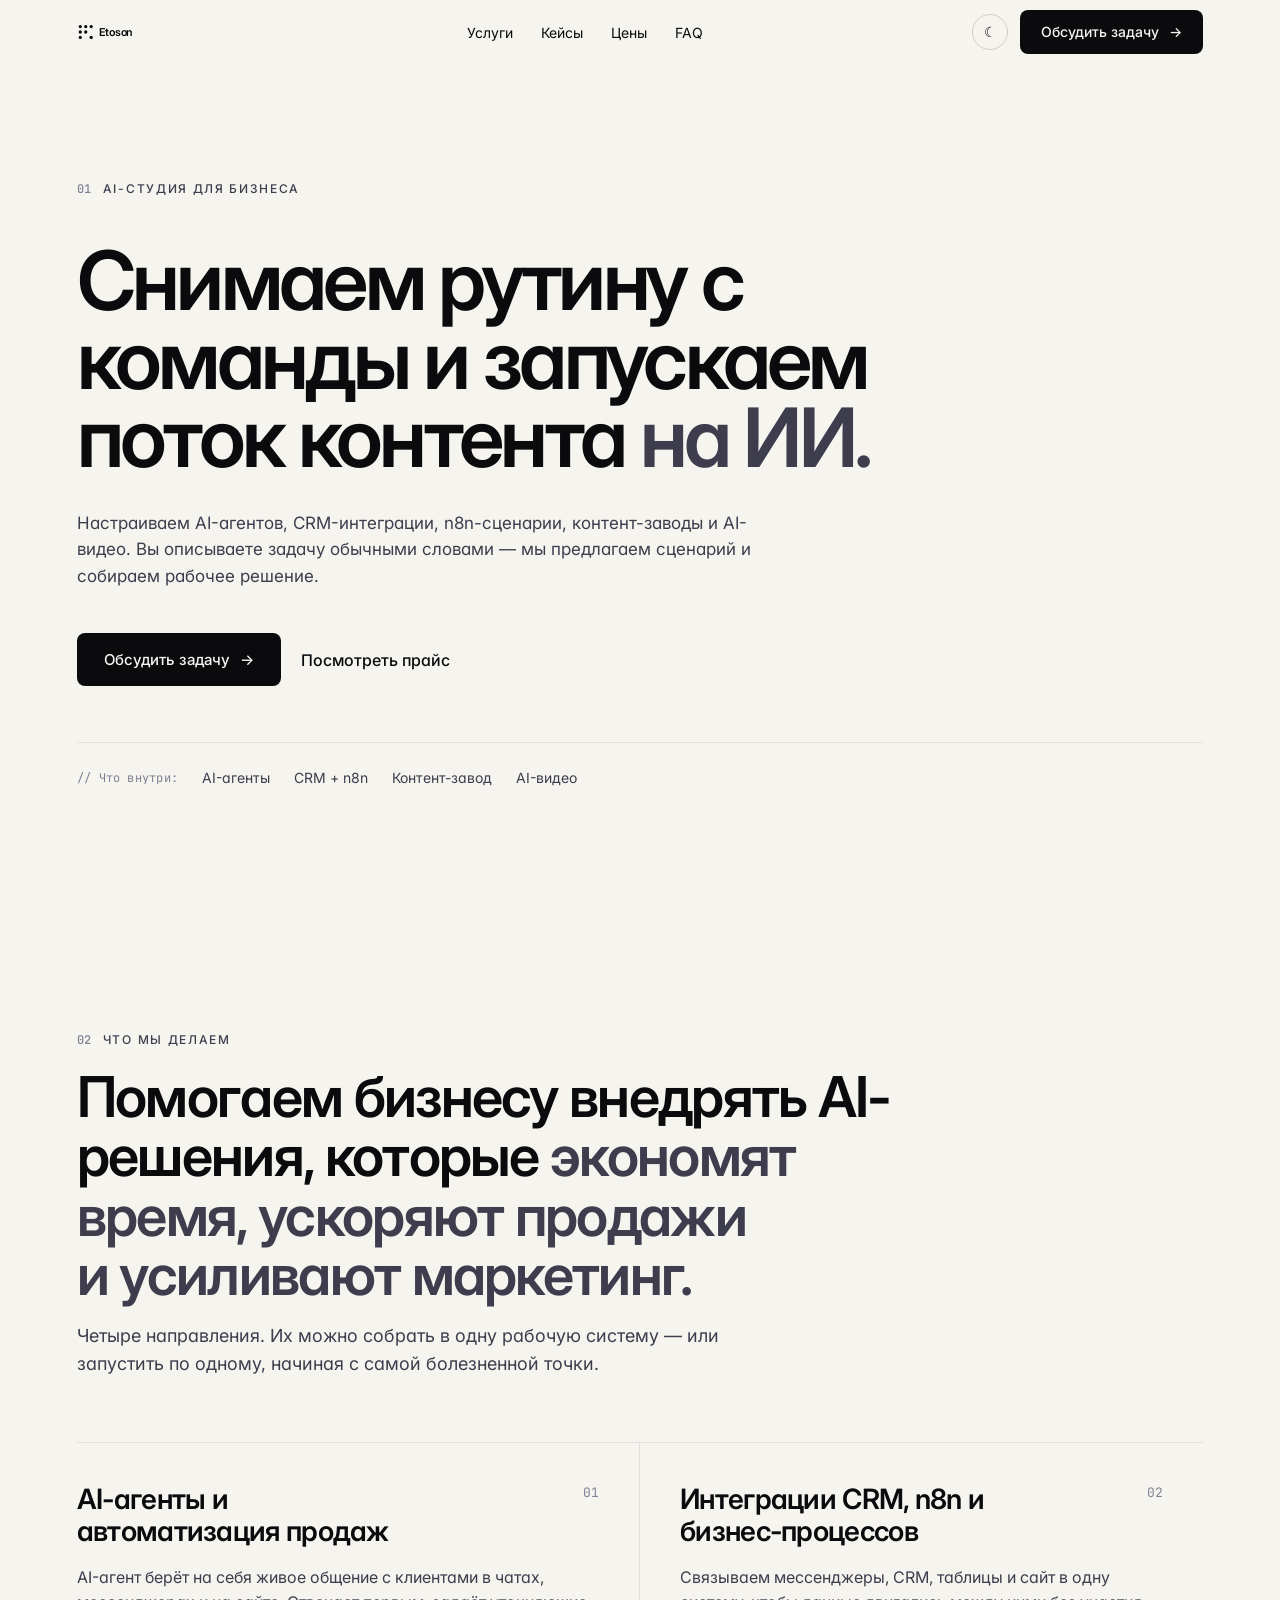
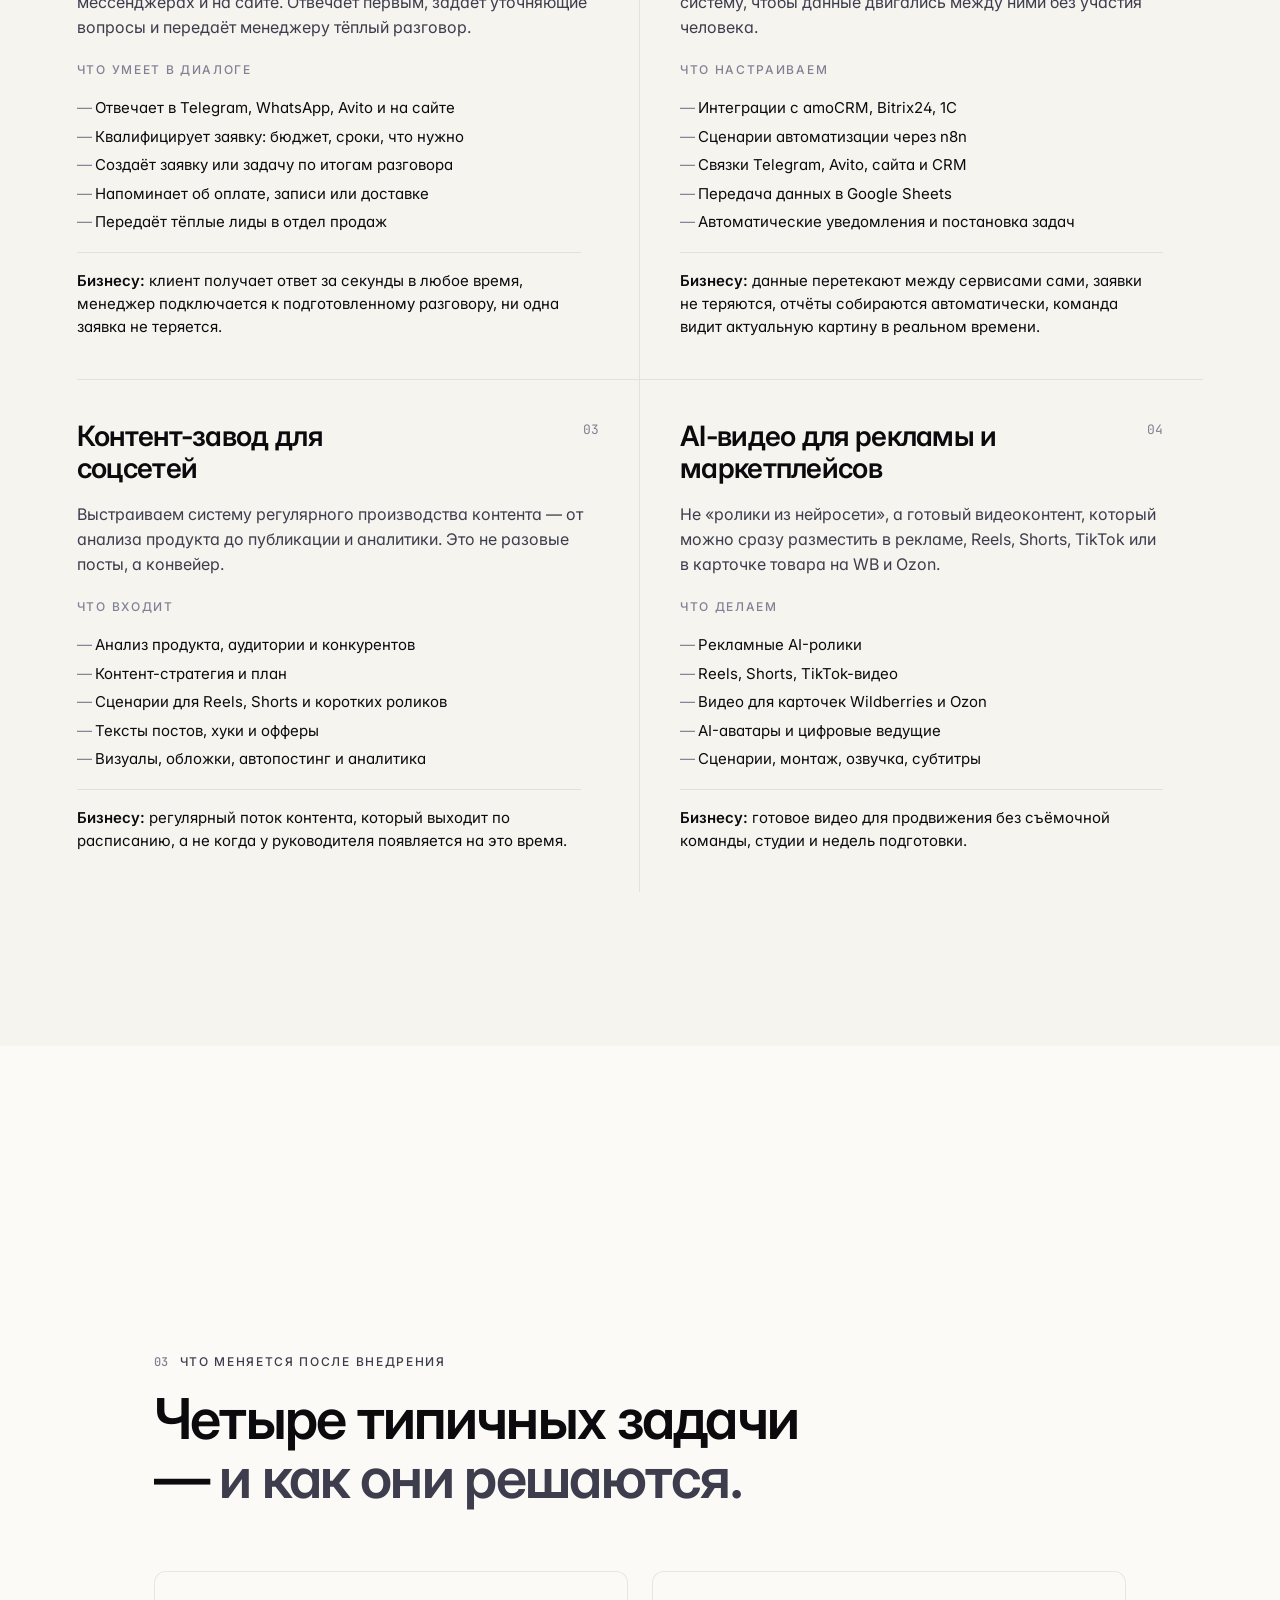
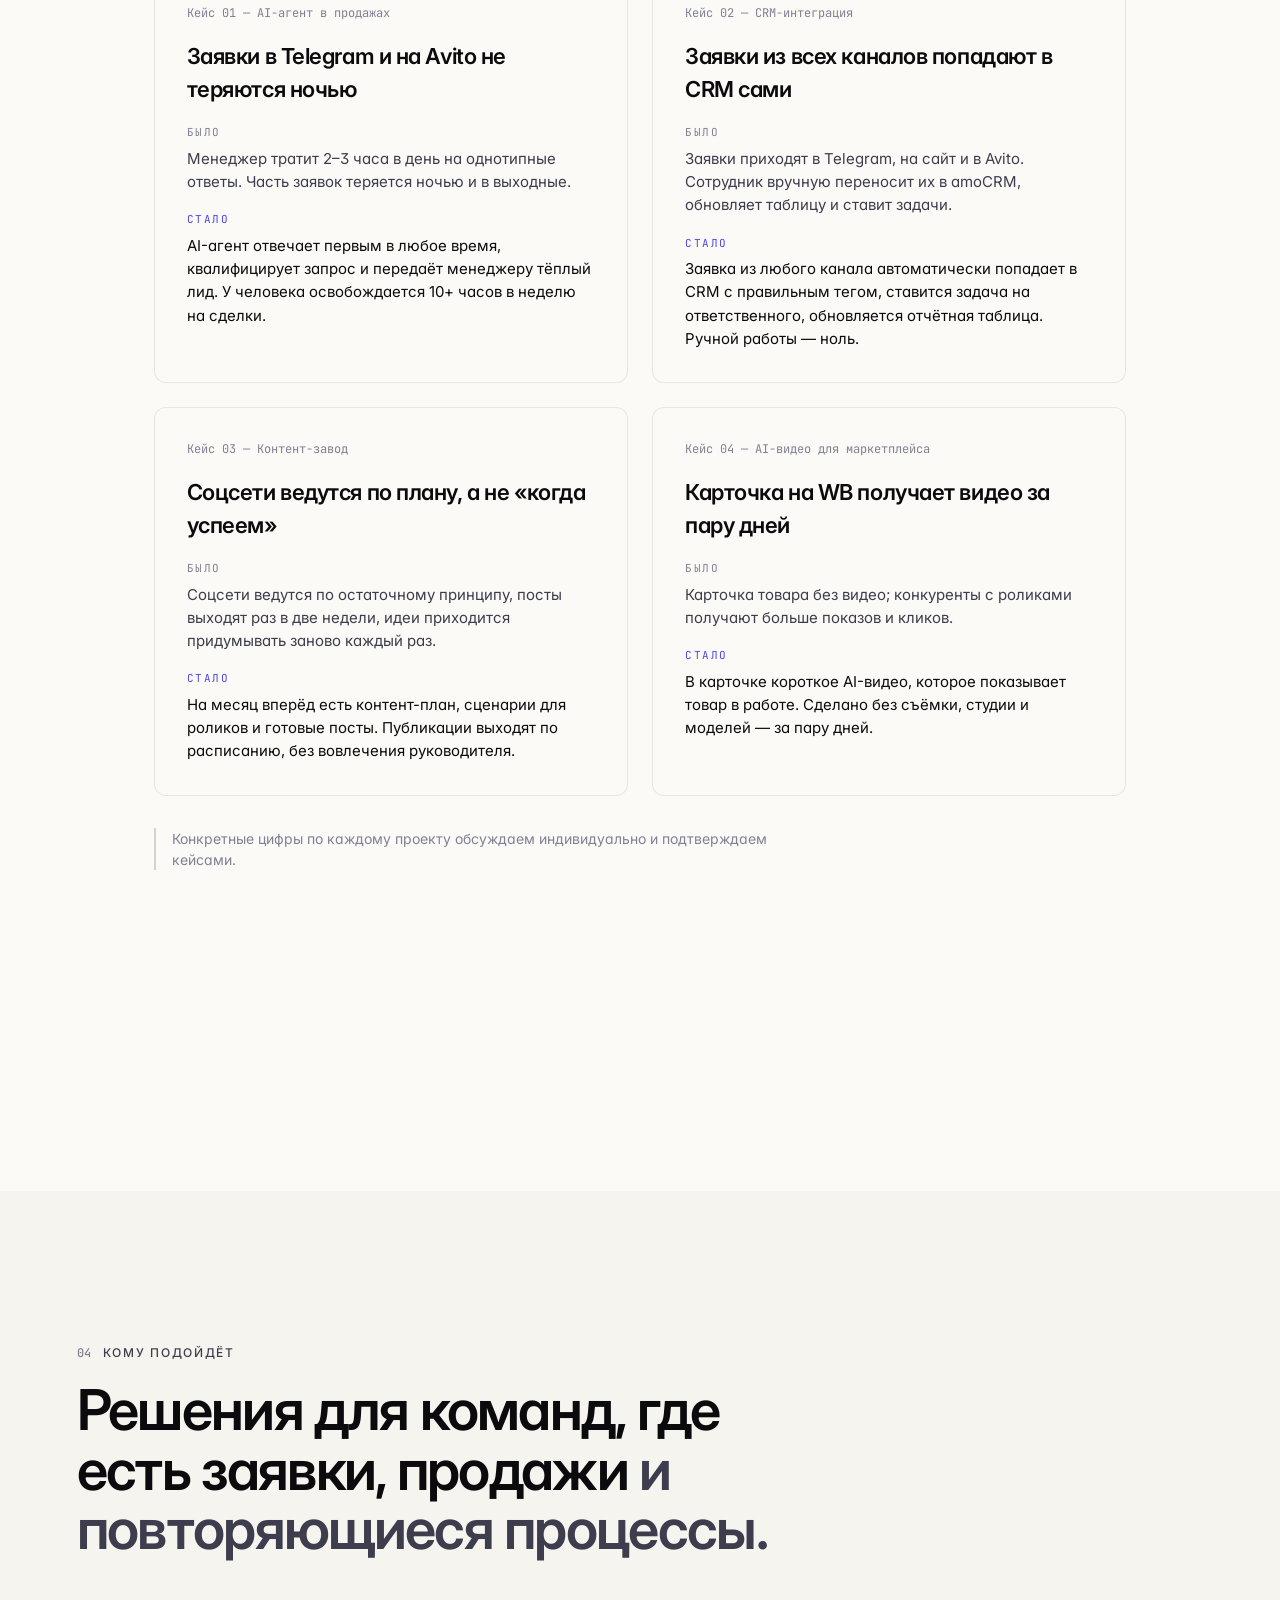
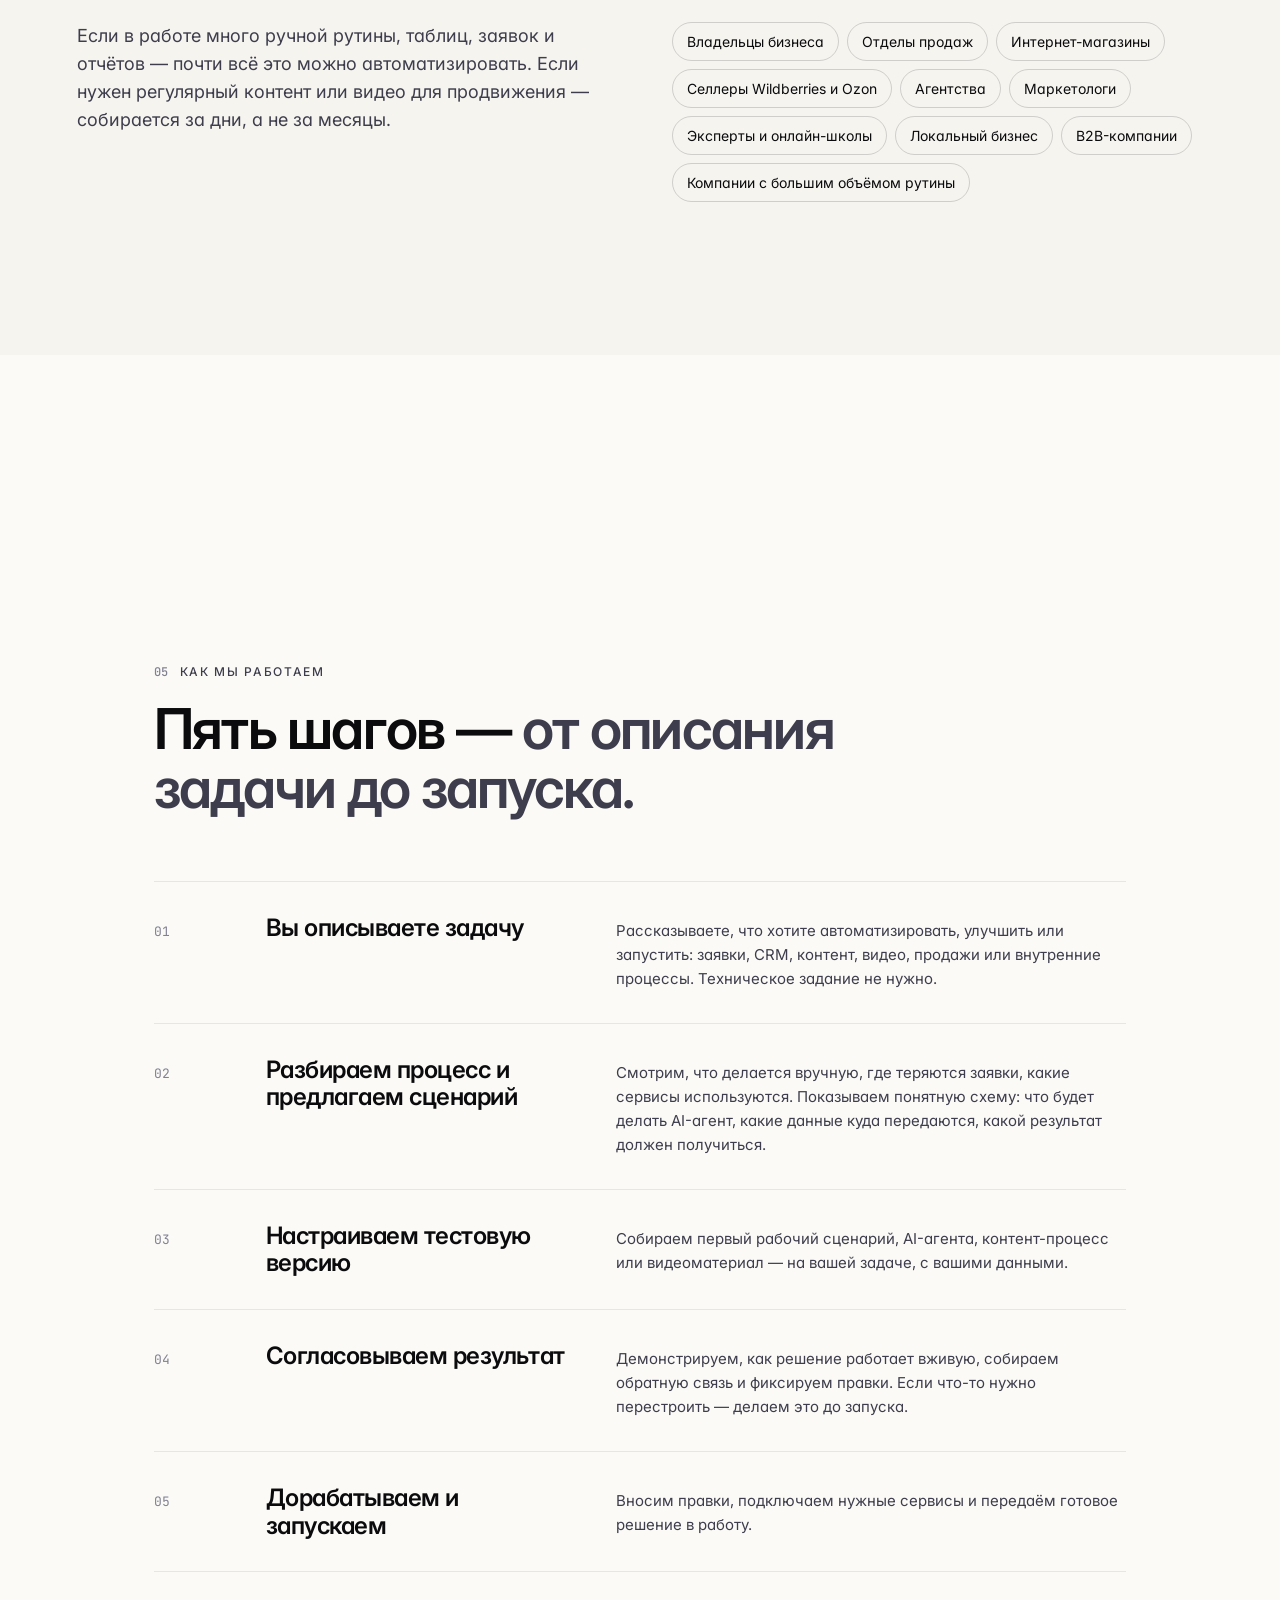
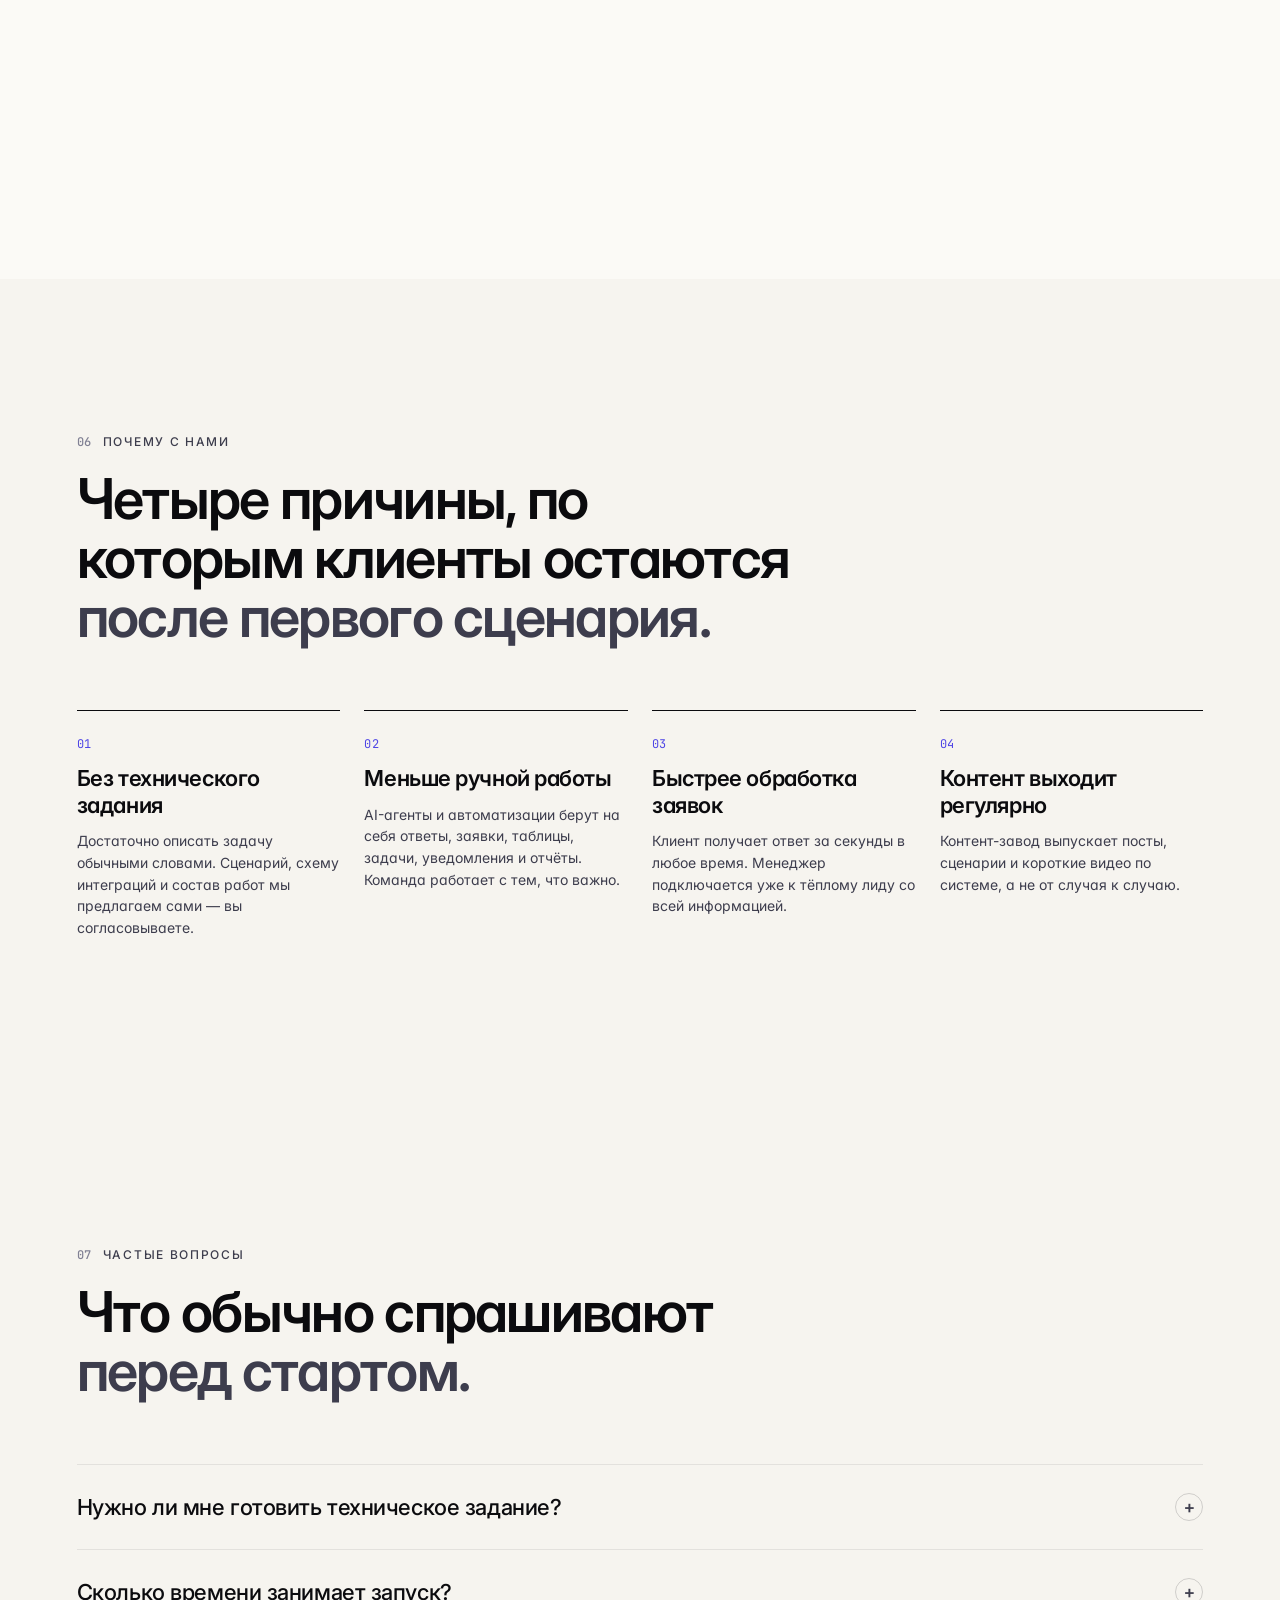
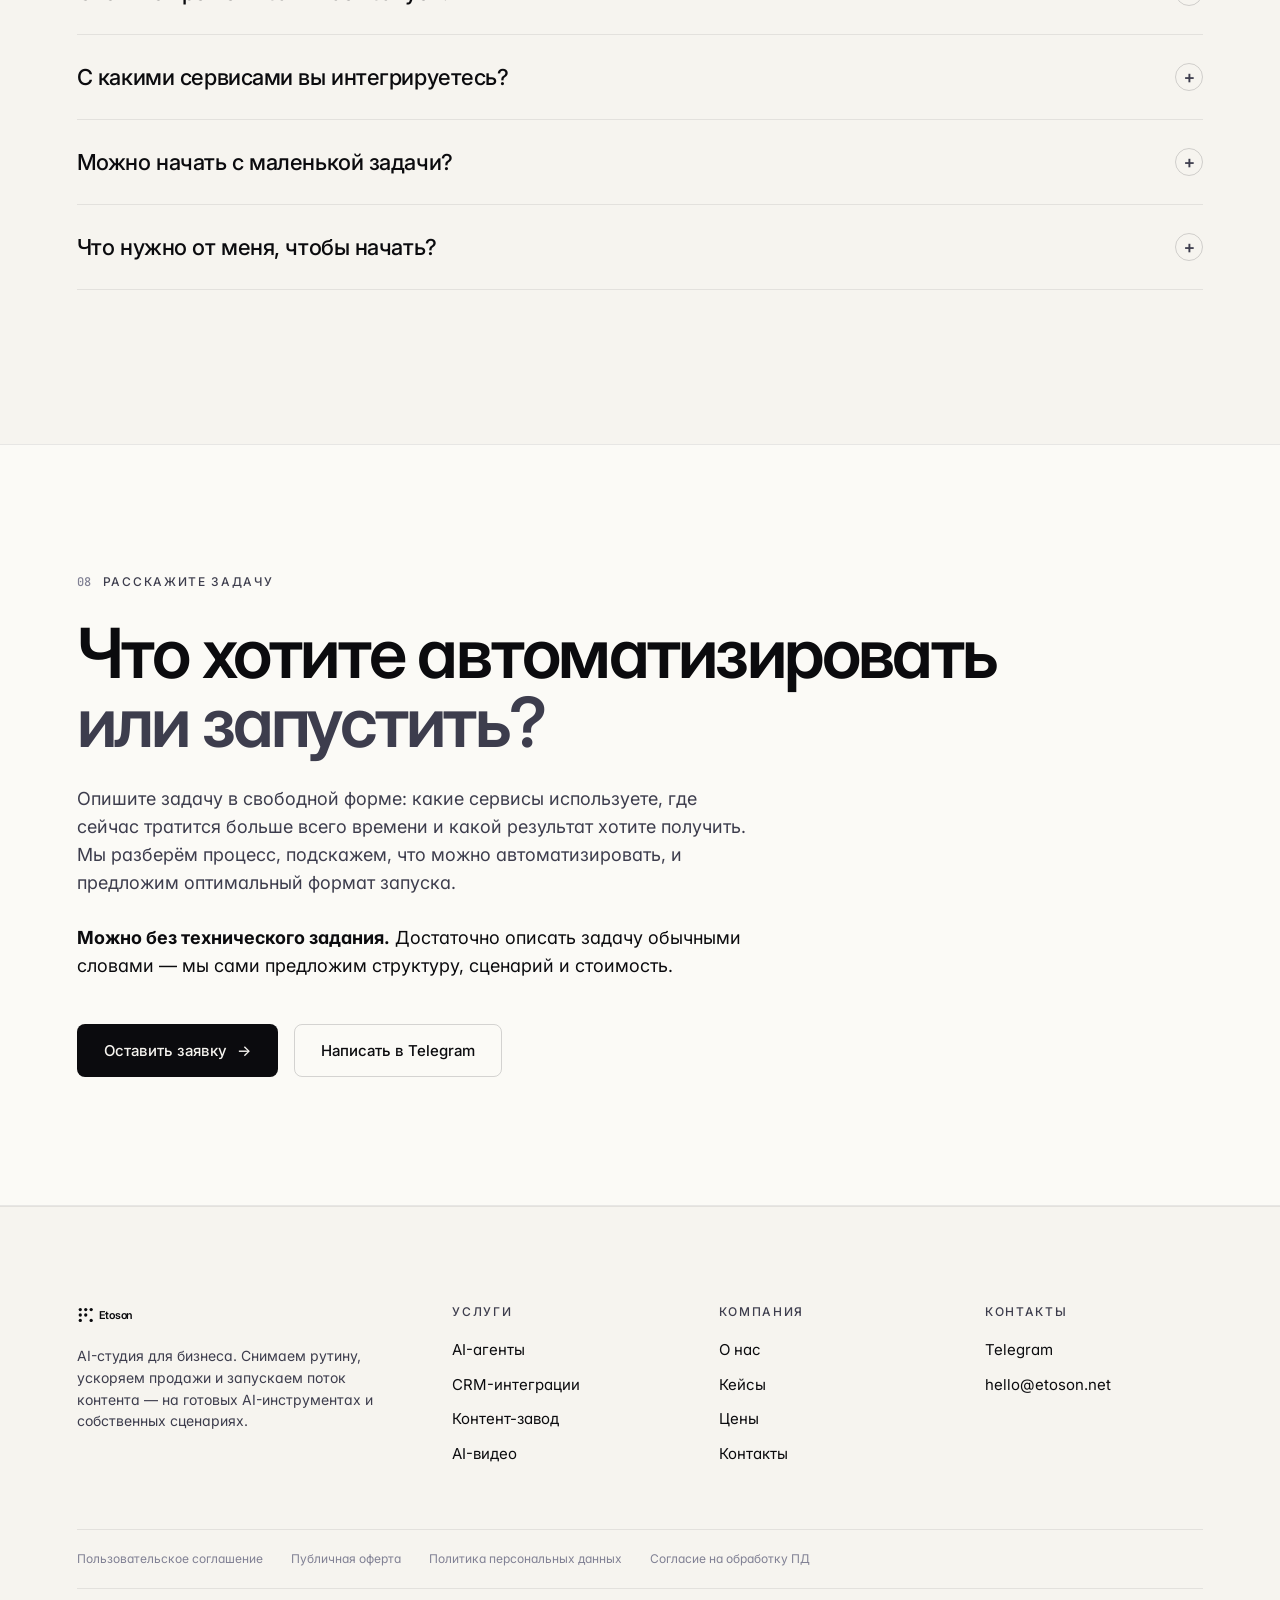
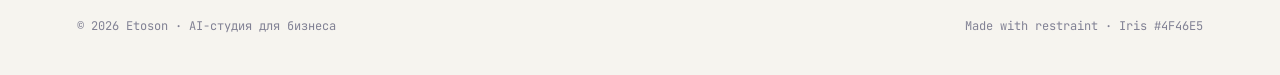
<file: index.html>
<!doctype html>
<html lang="ru" data-theme="light">
<head>
<meta charset="utf-8"/>
<meta name="viewport" content="width=device-width,initial-scale=1"/>
<title>Etoson — AI-студия для бизнеса</title>
<meta name="description" content="Настраиваем AI-агентов, CRM-интеграции, n8n-сценарии, контент-заводы и AI-видео для бизнеса."/>
<meta property="og:type" content="website"/>
<meta property="og:site_name" content="Etoson"/>
<meta property="og:locale" content="ru_RU"/>
<meta property="og:url" content="https://etoson.net/"/>
<meta property="og:title" content="Etoson — AI-студия для бизнеса"/>
<meta property="og:description" content="Настраиваем AI-агентов, CRM-интеграции, n8n-сценарии, контент-заводы и AI-видео для бизнеса."/>
<meta property="og:image" content="https://etoson.net/og-image.png"/>
<meta property="og:image:width" content="1200"/>
<meta property="og:image:height" content="630"/>
<meta property="og:image:alt" content="Etoson — AI-студия для бизнеса"/>
<meta name="twitter:card" content="summary_large_image"/>
<meta name="twitter:title" content="Etoson — AI-студия для бизнеса"/>
<meta name="twitter:description" content="Настраиваем AI-агентов, CRM-интеграции, n8n-сценарии, контент-заводы и AI-видео для бизнеса."/>
<meta name="twitter:image" content="https://etoson.net/og-image.png"/>
<link rel="icon" href="/favicon.ico" sizes="any"/>
<link rel="icon" href="/favicon.svg" type="image/svg+xml"/>
<link rel="apple-touch-icon" href="/apple-touch-icon.png"/>
<link rel="stylesheet" href="styles/tokens.css"/>
<link rel="stylesheet" href="styles/site.css"/>
</head>
<body class="et-base">

<!-- ============ HEADER ============ -->
<header class="site-header" data-screen-label="Home">
  <div class="site-header__inner">
    <a class="site-header__logo" href="index.html" aria-label="Etoson">
      <svg viewBox="0 0 220 36" width="120" height="22" fill="none" aria-hidden="true">
        <g>
          <circle cx="6" cy="8" r="3" fill="currentColor"/>
          <circle cx="6" cy="18" r="3" fill="currentColor"/>
          <circle cx="6" cy="28" r="3" fill="currentColor"/>
          <circle cx="16" cy="8" r="3" fill="currentColor"/>
          <circle cx="16" cy="18" r="3" fill="currentColor"/>
          <circle cx="26" cy="8" r="3" fill="currentColor"/>
          <circle cx="26" cy="28" r="3" fill="currentColor"/>
        </g>
        <text x="40" y="25" font-family="Inter, system-ui" font-size="20" font-weight="600" letter-spacing="-0.03em" fill="currentColor">Etoson</text>
      </svg>
    </a>
    <nav class="site-header__nav">
      <a class="et-link" href="#services">Услуги</a>
      <a class="et-link" href="#cases">Кейсы</a>
      <a class="et-link" href="pricing.html">Цены</a>
      <a class="et-link" href="#faq">FAQ</a>
    </nav>
    <div class="site-header__actions">
      <button class="icon-btn" data-theme-toggle aria-label="Сменить тему">☾</button>
      <a class="btn btn--solid" href="#contact">Обсудить задачу <span class="arrow">→</span></a>
    </div>
  </div>
</header>

<main>

<!-- ============ HERO ============ -->
<section class="hero" id="top">
  <div class="hero__inner">
    <span class="eyebrow"><span class="num">01</span> AI-студия для бизнеса</span>
    <h1 class="hero__display">Снимаем рутину с команды и запускаем поток контента <em class="em-mute">на ИИ.</em></h1>
    <p class="hero__deck">Настраиваем AI-агентов, CRM-интеграции, n8n-сценарии, контент-заводы и AI-видео. Вы описываете задачу обычными словами — мы предлагаем сценарий и собираем рабочее решение.</p>

    <div class="hero__ctas">
      <a class="btn btn--solid btn--lg" href="#contact">Обсудить задачу <span class="arrow">→</span></a>
      <a class="et-link et-link--accent" href="pricing.html" style="font-size:16px;font-weight:500;">Посмотреть прайс</a>
    </div>

    <div class="hero__meta">
      <span class="mono">// Что внутри:</span>
      <span style="display:flex;gap:24px;flex-wrap:wrap;font-size:14px;color:var(--fg-2);">
        <span>AI-агенты</span>
        <span>CRM + n8n</span>
        <span>Контент-завод</span>
        <span>AI-видео</span>
      </span>
    </div>
  </div>
</section>

<!-- ============ WHAT WE DO ============ -->
<section class="section" id="services">
  <div class="section-head">
    <span class="eyebrow"><span class="num">02</span> Что мы делаем</span>
    <h2 class="h-display">Помогаем бизнесу внедрять AI-решения, которые <em class="em-mute">экономят время, ускоряют продажи и усиливают маркетинг.</em></h2>
    <p class="section-head__deck">Четыре направления. Их можно собрать в одну рабочую систему — или запустить по одному, начиная с самой болезненной точки.</p>
  </div>

  <div class="cats">
    <article class="cat">
      <div class="cat__head">
        <h3 class="cat__title">AI-агенты и автоматизация продаж</h3>
        <span class="cat__num">01</span>
      </div>
      <p class="cat__desc">AI-агент берёт на себя живое общение с клиентами в чатах, мессенджерах и на сайте. Отвечает первым, задаёт уточняющие вопросы и передаёт менеджеру тёплый разговор.</p>
      <span class="cat__label">Что умеет в диалоге</span>
      <ul class="cat__list">
        <li>Отвечает в Telegram, WhatsApp, Avito и на сайте</li>
        <li>Квалифицирует заявку: бюджет, сроки, что нужно</li>
        <li>Создаёт заявку или задачу по итогам разговора</li>
        <li>Напоминает об оплате, записи или доставке</li>
        <li>Передаёт тёплые лиды в отдел продаж</li>
      </ul>
      <p class="cat__benefit"><strong>Бизнесу:</strong> клиент получает ответ за секунды в любое время, менеджер подключается к подготовленному разговору, ни одна заявка не теряется.</p>
    </article>

    <article class="cat">
      <div class="cat__head">
        <h3 class="cat__title">Интеграции CRM, n8n и бизнес-процессов</h3>
        <span class="cat__num">02</span>
      </div>
      <p class="cat__desc">Связываем мессенджеры, CRM, таблицы и сайт в одну систему, чтобы данные двигались между ними без участия человека.</p>
      <span class="cat__label">Что настраиваем</span>
      <ul class="cat__list">
        <li>Интеграции с amoCRM, Bitrix24, 1С</li>
        <li>Сценарии автоматизации через n8n</li>
        <li>Связки Telegram, Avito, сайта и CRM</li>
        <li>Передача данных в Google Sheets</li>
        <li>Автоматические уведомления и постановка задач</li>
      </ul>
      <p class="cat__benefit"><strong>Бизнесу:</strong> данные перетекают между сервисами сами, заявки не теряются, отчёты собираются автоматически, команда видит актуальную картину в реальном времени.</p>
    </article>

    <article class="cat">
      <div class="cat__head">
        <h3 class="cat__title">Контент-завод для соцсетей</h3>
        <span class="cat__num">03</span>
      </div>
      <p class="cat__desc">Выстраиваем систему регулярного производства контента — от анализа продукта до публикации и аналитики. Это не разовые посты, а конвейер.</p>
      <span class="cat__label">Что входит</span>
      <ul class="cat__list">
        <li>Анализ продукта, аудитории и конкурентов</li>
        <li>Контент-стратегия и план</li>
        <li>Сценарии для Reels, Shorts и коротких роликов</li>
        <li>Тексты постов, хуки и офферы</li>
        <li>Визуалы, обложки, автопостинг и аналитика</li>
      </ul>
      <p class="cat__benefit"><strong>Бизнесу:</strong> регулярный поток контента, который выходит по расписанию, а не когда у руководителя появляется на это время.</p>
    </article>

    <article class="cat">
      <div class="cat__head">
        <h3 class="cat__title">AI-видео для рекламы и маркетплейсов</h3>
        <span class="cat__num">04</span>
      </div>
      <p class="cat__desc">Не «ролики из нейросети», а готовый видеоконтент, который можно сразу разместить в рекламе, Reels, Shorts, TikTok или в карточке товара на WB и Ozon.</p>
      <span class="cat__label">Что делаем</span>
      <ul class="cat__list">
        <li>Рекламные AI-ролики</li>
        <li>Reels, Shorts, TikTok-видео</li>
        <li>Видео для карточек Wildberries и Ozon</li>
        <li>AI-аватары и цифровые ведущие</li>
        <li>Сценарии, монтаж, озвучка, субтитры</li>
      </ul>
      <p class="cat__benefit"><strong>Бизнесу:</strong> готовое видео для продвижения без съёмочной команды, студии и недель подготовки.</p>
    </article>
  </div>
</section>

<!-- ============ CASES ============ -->
<section class="section section--inset" id="cases">
  <div class="section__wrap">
    <div class="section-head">
      <span class="eyebrow"><span class="num">03</span> Что меняется после внедрения</span>
      <h2 class="h-display">Четыре типичных задачи — <em class="em-mute">и как они решаются.</em></h2>
    </div>

    <div class="cases">
      <article class="case">
        <span class="case__index">Кейс 01 — AI-агент в продажах</span>
        <h3 class="case__title">Заявки в Telegram и на Avito не теряются ночью</h3>
        <div class="case__row">
          <span class="case__lbl">Было</span>
          <p class="case__txt case__txt--mute">Менеджер тратит 2–3 часа в день на однотипные ответы. Часть заявок теряется ночью и в выходные.</p>
        </div>
        <div class="case__row">
          <span class="case__lbl case__lbl--good">Стало</span>
          <p class="case__txt">AI-агент отвечает первым в любое время, квалифицирует запрос и передаёт менеджеру тёплый лид. У человека освобождается 10+ часов в неделю на сделки.</p>
        </div>
      </article>

      <article class="case">
        <span class="case__index">Кейс 02 — CRM-интеграция</span>
        <h3 class="case__title">Заявки из всех каналов попадают в CRM сами</h3>
        <div class="case__row">
          <span class="case__lbl">Было</span>
          <p class="case__txt case__txt--mute">Заявки приходят в Telegram, на сайт и в Avito. Сотрудник вручную переносит их в amoCRM, обновляет таблицу и ставит задачи.</p>
        </div>
        <div class="case__row">
          <span class="case__lbl case__lbl--good">Стало</span>
          <p class="case__txt">Заявка из любого канала автоматически попадает в CRM с правильным тегом, ставится задача на ответственного, обновляется отчётная таблица. Ручной работы — ноль.</p>
        </div>
      </article>

      <article class="case">
        <span class="case__index">Кейс 03 — Контент-завод</span>
        <h3 class="case__title">Соцсети ведутся по плану, а не «когда успеем»</h3>
        <div class="case__row">
          <span class="case__lbl">Было</span>
          <p class="case__txt case__txt--mute">Соцсети ведутся по остаточному принципу, посты выходят раз в две недели, идеи приходится придумывать заново каждый раз.</p>
        </div>
        <div class="case__row">
          <span class="case__lbl case__lbl--good">Стало</span>
          <p class="case__txt">На месяц вперёд есть контент-план, сценарии для роликов и готовые посты. Публикации выходят по расписанию, без вовлечения руководителя.</p>
        </div>
      </article>

      <article class="case">
        <span class="case__index">Кейс 04 — AI-видео для маркетплейса</span>
        <h3 class="case__title">Карточка на WB получает видео за пару дней</h3>
        <div class="case__row">
          <span class="case__lbl">Было</span>
          <p class="case__txt case__txt--mute">Карточка товара без видео; конкуренты с роликами получают больше показов и кликов.</p>
        </div>
        <div class="case__row">
          <span class="case__lbl case__lbl--good">Стало</span>
          <p class="case__txt">В карточке короткое AI-видео, которое показывает товар в работе. Сделано без съёмки, студии и моделей — за пару дней.</p>
        </div>
      </article>
    </div>

    <p class="cases-footnote">Конкретные цифры по каждому проекту обсуждаем индивидуально и подтверждаем кейсами.</p>
  </div>
</section>

<!-- ============ AUDIENCE ============ -->
<section class="section">
  <div class="section-head">
    <span class="eyebrow"><span class="num">04</span> Кому подойдёт</span>
    <h2 class="h-display">Решения для команд, где есть заявки, продажи <em class="em-mute">и повторяющиеся процессы.</em></h2>
  </div>
  <div class="audience-grid">
    <p class="audience-grid__deck">Если в работе много ручной рутины, таблиц, заявок и отчётов — почти всё это можно автоматизировать. Если нужен регулярный контент или видео для продвижения — собирается за дни, а не за месяцы.</p>
    <div class="chips">
      <span class="chip">Владельцы бизнеса</span>
      <span class="chip">Отделы продаж</span>
      <span class="chip">Интернет-магазины</span>
      <span class="chip">Селлеры Wildberries и Ozon</span>
      <span class="chip">Агентства</span>
      <span class="chip">Маркетологи</span>
      <span class="chip">Эксперты и онлайн-школы</span>
      <span class="chip">Локальный бизнес</span>
      <span class="chip">B2B-компании</span>
      <span class="chip">Компании с большим объёмом рутины</span>
    </div>
  </div>
</section>

<!-- ============ STEPS ============ -->
<section class="section section--inset" id="process">
  <div class="section__wrap">
    <div class="section-head">
      <span class="eyebrow"><span class="num">05</span> Как мы работаем</span>
      <h2 class="h-display">Пять шагов — <em class="em-mute">от описания задачи до запуска.</em></h2>
    </div>
    <ol class="steps">
      <li class="step">
        <span class="step__n">01</span>
        <span class="step__t">Вы описываете задачу</span>
        <span class="step__d">Рассказываете, что хотите автоматизировать, улучшить или запустить: заявки, CRM, контент, видео, продажи или внутренние процессы. Техническое задание не нужно.</span>
      </li>
      <li class="step">
        <span class="step__n">02</span>
        <span class="step__t">Разбираем процесс и предлагаем сценарий</span>
        <span class="step__d">Смотрим, что делается вручную, где теряются заявки, какие сервисы используются. Показываем понятную схему: что будет делать AI-агент, какие данные куда передаются, какой результат должен получиться.</span>
      </li>
      <li class="step">
        <span class="step__n">03</span>
        <span class="step__t">Настраиваем тестовую версию</span>
        <span class="step__d">Собираем первый рабочий сценарий, AI-агента, контент-процесс или видеоматериал — на вашей задаче, с вашими данными.</span>
      </li>
      <li class="step">
        <span class="step__n">04</span>
        <span class="step__t">Согласовываем результат</span>
        <span class="step__d">Демонстрируем, как решение работает вживую, собираем обратную связь и фиксируем правки. Если что-то нужно перестроить — делаем это до запуска.</span>
      </li>
      <li class="step">
        <span class="step__n">05</span>
        <span class="step__t">Дорабатываем и запускаем</span>
        <span class="step__d">Вносим правки, подключаем нужные сервисы и передаём готовое решение в работу.</span>
      </li>
    </ol>
  </div>
</section>

<!-- ============ WHY US ============ -->
<section class="section">
  <div class="section-head">
    <span class="eyebrow"><span class="num">06</span> Почему с нами</span>
    <h2 class="h-display">Четыре причины, по которым клиенты остаются <em class="em-mute">после первого сценария.</em></h2>
  </div>
  <div class="why">
    <div class="why__item">
      <span class="why__num">01</span>
      <h3 class="why__t">Без технического задания</h3>
      <p class="why__d">Достаточно описать задачу обычными словами. Сценарий, схему интеграций и состав работ мы предлагаем сами — вы согласовываете.</p>
    </div>
    <div class="why__item">
      <span class="why__num">02</span>
      <h3 class="why__t">Меньше ручной работы</h3>
      <p class="why__d">AI-агенты и автоматизации берут на себя ответы, заявки, таблицы, задачи, уведомления и отчёты. Команда работает с тем, что важно.</p>
    </div>
    <div class="why__item">
      <span class="why__num">03</span>
      <h3 class="why__t">Быстрее обработка заявок</h3>
      <p class="why__d">Клиент получает ответ за секунды в любое время. Менеджер подключается уже к тёплому лиду со всей информацией.</p>
    </div>
    <div class="why__item">
      <span class="why__num">04</span>
      <h3 class="why__t">Контент выходит регулярно</h3>
      <p class="why__d">Контент-завод выпускает посты, сценарии и короткие видео по системе, а не от случая к случаю.</p>
    </div>
  </div>
</section>

<!-- ============ FAQ ============ -->
<section class="section" id="faq">
  <div class="section-head">
    <span class="eyebrow"><span class="num">07</span> Частые вопросы</span>
    <h2 class="h-display">Что обычно спрашивают <em class="em-mute">перед стартом.</em></h2>
  </div>
  <ul class="faq">
    <li class="faq__item">
      <button class="faq__q">Нужно ли мне готовить техническое задание?<span class="faq__icon">+</span></button>
      <div class="faq__a"><div><p>Нет. Достаточно описать задачу обычными словами или прислать ссылку на сайт, CRM или процесс. Структуру и сценарий предложим мы.</p></div></div>
    </li>
    <li class="faq__item">
      <button class="faq__q">Сколько времени занимает запуск?<span class="faq__icon">+</span></button>
      <div class="faq__a"><div><p>Простая автоматизация — 3–5 дней. AI-агент под процесс — 7–14 дней. Контент-завод — MVP за 7–10 дней. Простое AI-видео — 1–2 дня.</p></div></div>
    </li>
    <li class="faq__item">
      <button class="faq__q">С какими сервисами вы интегрируетесь?<span class="faq__icon">+</span></button>
      <div class="faq__a"><div><p>Telegram, WhatsApp, Avito, amoCRM, Bitrix24, 1С, Google Sheets, Wildberries, Ozon, n8n и любые сервисы с открытым API.</p></div></div>
    </li>
    <li class="faq__item">
      <button class="faq__q">Можно начать с маленькой задачи?<span class="faq__icon">+</span></button>
      <div class="faq__a"><div><p>Да. Многие клиенты начинают с одного сценария автоматизации, одного ролика или одного пакета постов — и масштабируют, когда видят результат.</p></div></div>
    </li>
    <li class="faq__item">
      <button class="faq__q">Что нужно от меня, чтобы начать?<span class="faq__icon">+</span></button>
      <div class="faq__a"><div><p>Доступы к сервисам, которые вы хотите автоматизировать (CRM, мессенджеры, таблицы), и короткое описание задачи. По доступам и безопасности подскажем, как настроить корректно.</p></div></div>
    </li>
  </ul>
</section>

<!-- ============ CTA ============ -->
<section class="cta" id="contact">
  <div class="cta__wrap">
    <span class="eyebrow"><span class="num">08</span> Расскажите задачу</span>
    <h2 class="cta__display">Что хотите автоматизировать <em class="em-mute">или запустить?</em></h2>
    <p class="cta__deck">Опишите задачу в свободной форме: какие сервисы используете, где сейчас тратится больше всего времени и какой результат хотите получить. Мы разберём процесс, подскажем, что можно автоматизировать, и предложим оптимальный формат запуска.</p>
    <p class="cta__deck" style="color:var(--fg-1);"><strong>Можно без технического задания.</strong> Достаточно описать задачу обычными словами — мы сами предложим структуру, сценарий и стоимость.</p>
    <div class="cta__ctas">
      <a class="btn btn--solid btn--lg" href="#" data-modal-trigger>Оставить заявку <span class="arrow">→</span></a>
      <a class="btn btn--ghost btn--lg" href="https://t.me/etosonbot" target="_blank" rel="noopener">Написать в Telegram</a>
    </div>
  </div>
</section>

</main>

<!-- ============ FOOTER ============ -->
<footer class="footer">
  <div class="footer__inner">
    <div class="footer__cols">
      <div class="footer__brand">
        <a class="site-header__logo" href="index.html" aria-label="Etoson" style="color:var(--fg-1);">
          <svg viewBox="0 0 220 36" width="120" height="22" fill="none" aria-hidden="true">
            <g>
              <circle cx="6" cy="8" r="3" fill="currentColor"/><circle cx="6" cy="18" r="3" fill="currentColor"/><circle cx="6" cy="28" r="3" fill="currentColor"/>
              <circle cx="16" cy="8" r="3" fill="currentColor"/><circle cx="16" cy="18" r="3" fill="currentColor"/>
              <circle cx="26" cy="8" r="3" fill="currentColor"/><circle cx="26" cy="28" r="3" fill="currentColor"/>
            </g>
            <text x="40" y="25" font-family="Inter, system-ui" font-size="20" font-weight="600" letter-spacing="-0.03em" fill="currentColor">Etoson</text>
          </svg>
        </a>
        <p class="footer__desc">AI-студия для бизнеса. Снимаем рутину, ускоряем продажи и запускаем поток контента — на готовых AI-инструментах и собственных сценариях.</p>
      </div>
      <div class="footer__col">
        <h4>Услуги</h4>
        <ul>
          <li><a class="et-link" href="#services">AI-агенты</a></li>
          <li><a class="et-link" href="#services">CRM-интеграции</a></li>
          <li><a class="et-link" href="#services">Контент-завод</a></li>
          <li><a class="et-link" href="#services">AI-видео</a></li>
        </ul>
      </div>
      <div class="footer__col">
        <h4>Компания</h4>
        <ul>
          <li><a class="et-link" href="#top">О нас</a></li>
          <li><a class="et-link" href="#cases">Кейсы</a></li>
          <li><a class="et-link" href="pricing.html">Цены</a></li>
          <li><a class="et-link" href="#contact">Контакты</a></li>
        </ul>
      </div>
      <div class="footer__col">
        <h4>Контакты</h4>
        <ul>
          <li><a class="et-link" href="https://t.me/etosonbot" target="_blank" rel="noopener">Telegram</a></li>
          <li><a class="et-link" href="mailto:hello@etoson.net">hello@etoson.net</a></li>
        </ul>
      </div>
    </div>
    <div class="footer__legal">
      <a href="terms.html">Пользовательское соглашение</a>
      <a href="offer.html">Публичная оферта</a>
      <a href="privacy.html">Политика персональных данных</a>
      <a href="consent.html">Согласие на обработку ПД</a>
    </div>
    <div class="footer__base">
      <span>© 2026 Etoson · AI-студия для бизнеса</span>
      <span>Made with restraint · Iris #4F46E5</span>
    </div>
  </div>
</footer>

<!-- ============ MODAL: Contact Form ============ -->
<div class="modal-overlay" id="contact-modal" role="dialog" aria-modal="true" aria-labelledby="modal-title">
  <div class="modal">
    <button class="modal__close" aria-label="Закрыть">×</button>
    <div class="modal__head">
      <span class="eyebrow"><span class="num">→</span> Оставить заявку</span>
      <h3 class="modal__title" id="modal-title">Оставьте контакты — свяжемся в течение рабочего дня</h3>
    </div>
    <form class="modal__form" id="contact-form" novalidate>
      <div class="field">
        <label class="field__label" for="f-phone">Телефон<span class="field__req">*</span></label>
        <input class="field__input" id="f-phone" name="phone" type="tel" placeholder="+7 (999) 000-00-00" required autocomplete="tel"/>
        <span class="field__err" id="f-phone-err"></span>
      </div>
      <div class="field">
        <label class="field__label" for="f-email">Email <span class="field__opt">(необязательно)</span></label>
        <input class="field__input" id="f-email" name="email" type="email" placeholder="you@example.com" autocomplete="email"/>
        <span class="field__err" id="f-email-err"></span>
      </div>
      <button class="btn btn--solid btn--lg modal__submit" type="submit">Отправить заявку <span class="arrow">→</span></button>
      <p class="modal__consent">Нажимая кнопку, вы соглашаетесь с <a href="/privacy.html" target="_blank">Политикой обработки персональных данных</a> и даёте <a href="/consent.html" target="_blank">согласие на обработку</a> персональных данных.</p>
    </form>
    <div class="modal__success">
      <span class="modal__success-ico">✓</span>
      <p>Заявка принята. Свяжемся с вами в течение рабочего дня.</p>
    </div>
  </div>
</div>

<script src="scripts/site.js"></script>
</body>
</html>
</file>
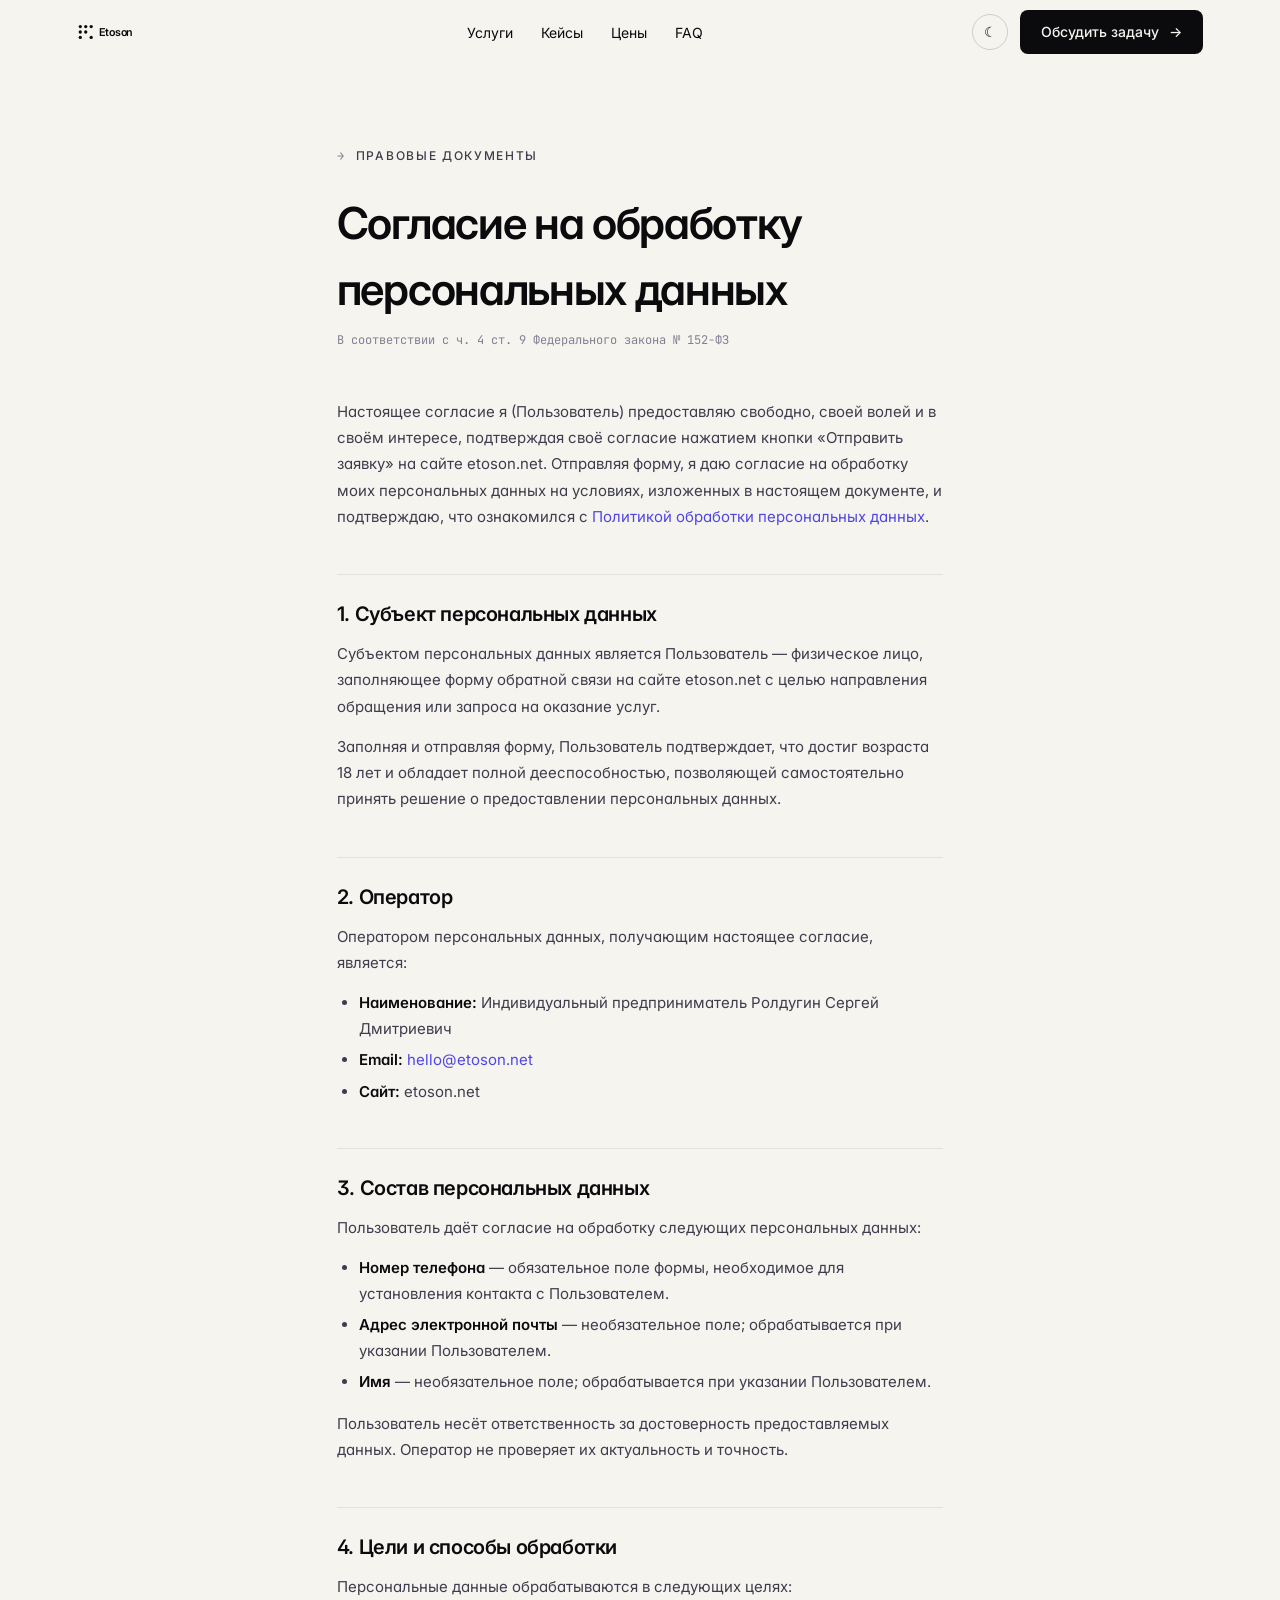
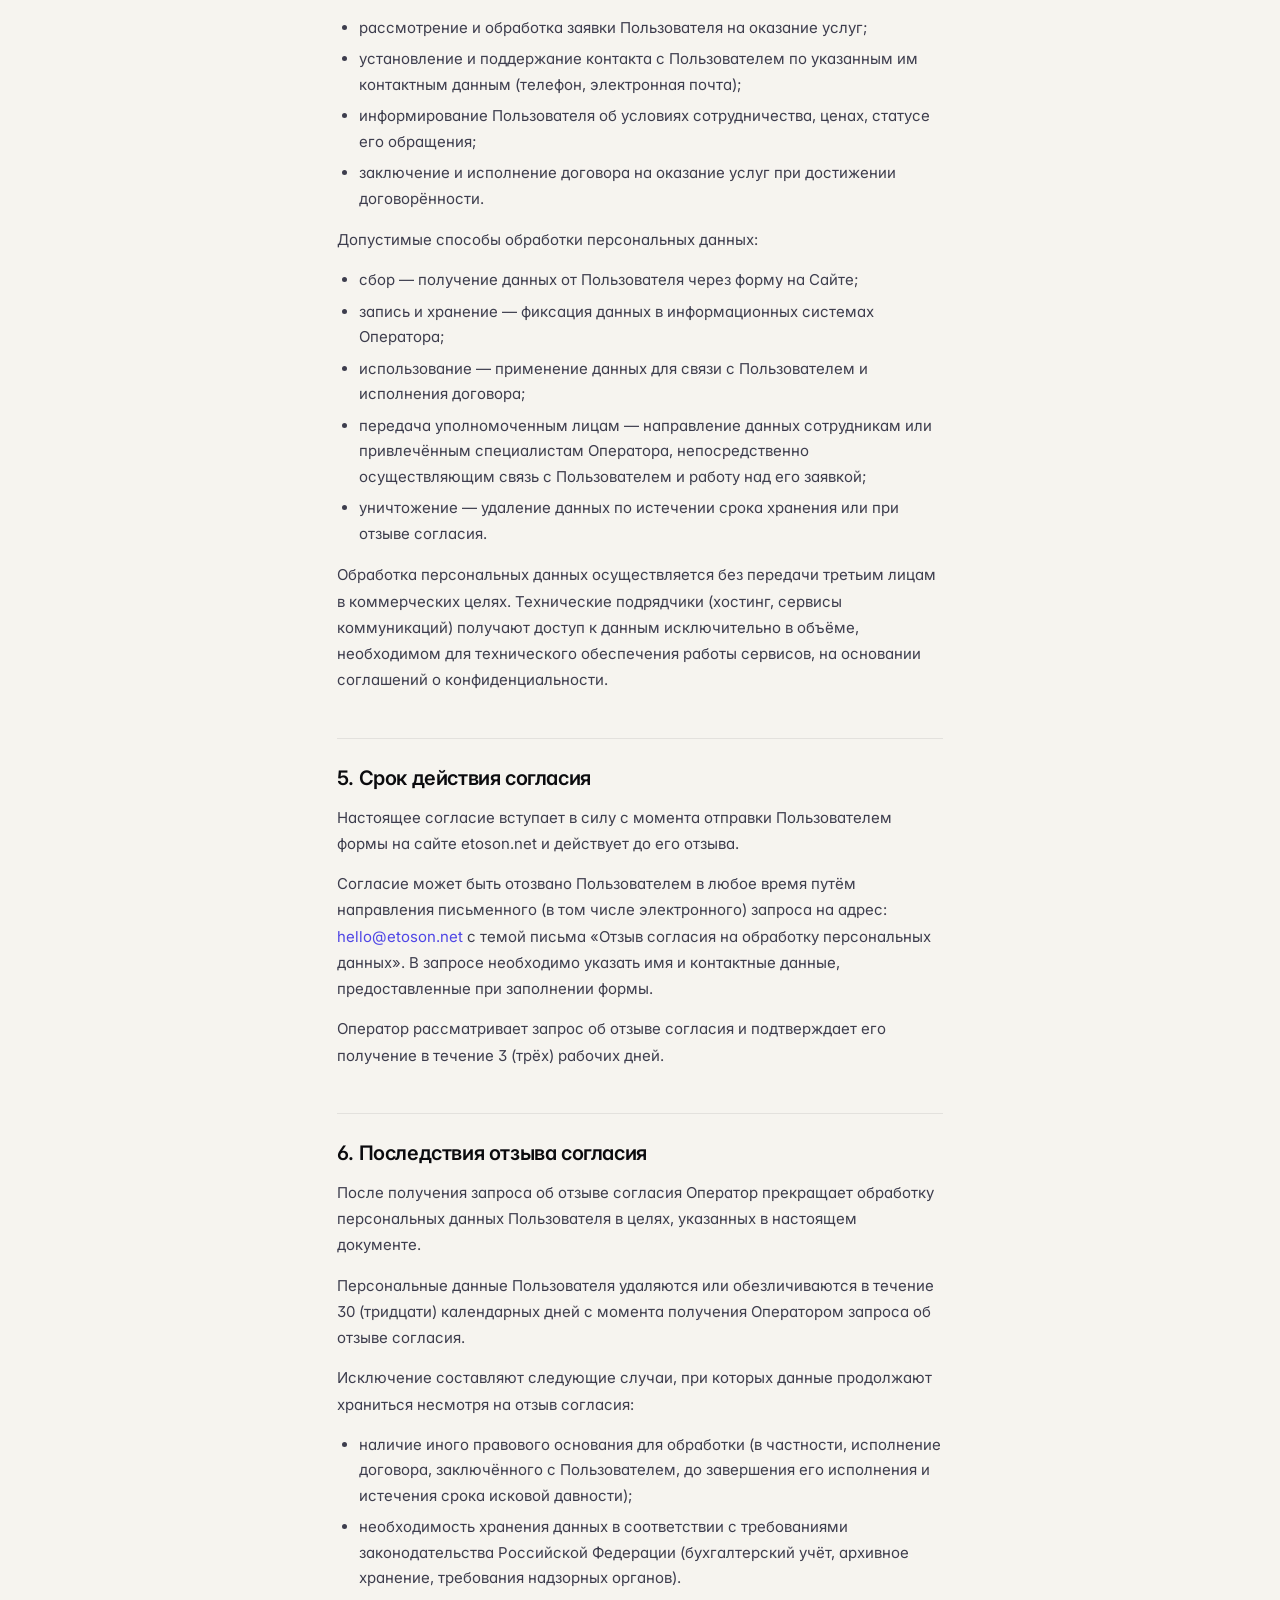
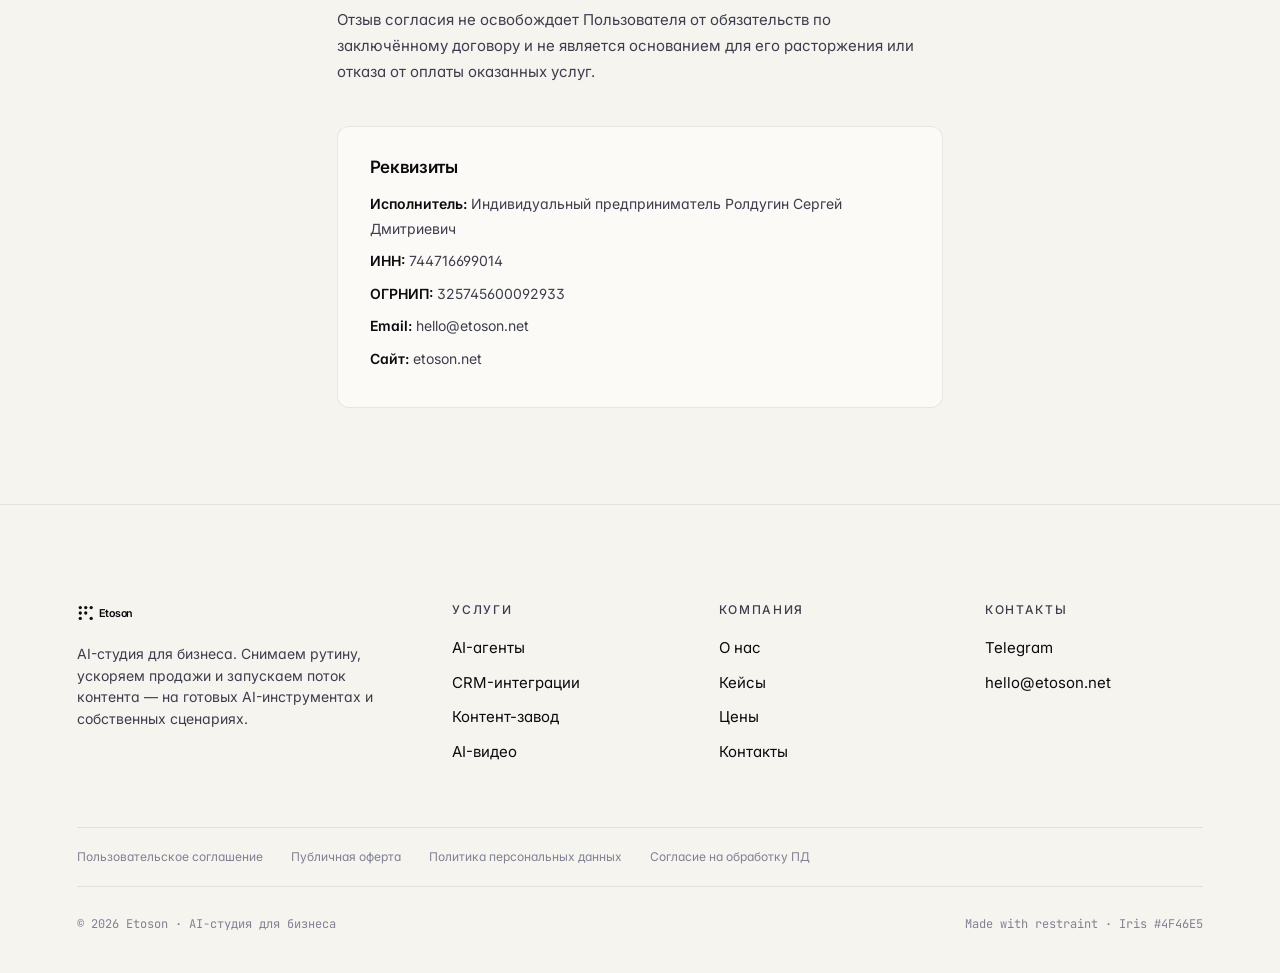
<file: consent.html>
<!DOCTYPE html>
<html lang="ru" data-theme="light">
<head>
  <meta charset="UTF-8"/>
  <meta name="viewport" content="width=device-width, initial-scale=1.0"/>
  <meta name="robots" content="noindex"/>
  <title>Согласие на обработку персональных данных — Etoson</title>
  <link rel="icon" href="/favicon.ico" sizes="any"/>
  <link rel="icon" href="/favicon.svg" type="image/svg+xml"/>
  <link rel="apple-touch-icon" href="/apple-touch-icon.png"/>
  <link rel="stylesheet" href="styles/tokens.css"/>
  <link rel="stylesheet" href="styles/site.css"/>
</head>
<body class="et-base">

<header class="site-header">
  <div class="site-header__inner">
    <a class="site-header__logo" href="index.html" aria-label="Etoson">
      <svg viewBox="0 0 220 36" width="120" height="22" fill="none" aria-hidden="true">
        <g>
          <circle cx="6" cy="8" r="3" fill="currentColor"/>
          <circle cx="6" cy="18" r="3" fill="currentColor"/>
          <circle cx="6" cy="28" r="3" fill="currentColor"/>
          <circle cx="16" cy="8" r="3" fill="currentColor"/>
          <circle cx="16" cy="18" r="3" fill="currentColor"/>
          <circle cx="26" cy="8" r="3" fill="currentColor"/>
          <circle cx="26" cy="28" r="3" fill="currentColor"/>
        </g>
        <text x="40" y="25" font-family="Inter, system-ui" font-size="20" font-weight="600" letter-spacing="-0.03em" fill="currentColor">Etoson</text>
      </svg>
    </a>
    <nav class="site-header__nav">
      <a class="et-link" href="index.html#services">Услуги</a>
      <a class="et-link" href="index.html#cases">Кейсы</a>
      <a class="et-link" href="pricing.html">Цены</a>
      <a class="et-link" href="index.html#faq">FAQ</a>
    </nav>
    <div class="site-header__actions">
      <button class="icon-btn" data-theme-toggle aria-label="Сменить тему">☾</button>
      <a class="btn btn--solid" href="index.html#contact">Обсудить задачу <span class="arrow">→</span></a>
    </div>
  </div>
</header>

<main>
  <article class="legal-page">
    <span class="eyebrow"><span class="num">→</span> Правовые документы</span>
    <h1>Согласие на обработку персональных данных</h1>
    <p class="legal-meta">В соответствии с ч. 4 ст. 9 Федерального закона № 152-ФЗ</p>

    <p>Настоящее согласие я (Пользователь) предоставляю свободно, своей волей и в своём интересе, подтверждая своё согласие нажатием кнопки «Отправить заявку» на сайте etoson.net. Отправляя форму, я даю согласие на обработку моих персональных данных на условиях, изложенных в настоящем документе, и подтверждаю, что ознакомился с <a class="et-link" href="privacy.html">Политикой обработки персональных данных</a>.</p>

    <h2>1. Субъект персональных данных</h2>
    <p>Субъектом персональных данных является Пользователь — физическое лицо, заполняющее форму обратной связи на сайте etoson.net с целью направления обращения или запроса на оказание услуг.</p>
    <p>Заполняя и отправляя форму, Пользователь подтверждает, что достиг возраста 18 лет и обладает полной дееспособностью, позволяющей самостоятельно принять решение о предоставлении персональных данных.</p>

    <h2>2. Оператор</h2>
    <p>Оператором персональных данных, получающим настоящее согласие, является:</p>
    <ul>
      <li><strong>Наименование:</strong> Индивидуальный предприниматель Ролдугин Сергей Дмитриевич</li>
      <li><strong>Email:</strong> <a class="et-link" href="mailto:hello@etoson.net">hello@etoson.net</a></li>
      <li><strong>Сайт:</strong> etoson.net</li>
    </ul>

    <h2>3. Состав персональных данных</h2>
    <p>Пользователь даёт согласие на обработку следующих персональных данных:</p>
    <ul>
      <li><strong>Номер телефона</strong> — обязательное поле формы, необходимое для установления контакта с Пользователем.</li>
      <li><strong>Адрес электронной почты</strong> — необязательное поле; обрабатывается при указании Пользователем.</li>
      <li><strong>Имя</strong> — необязательное поле; обрабатывается при указании Пользователем.</li>
    </ul>
    <p>Пользователь несёт ответственность за достоверность предоставляемых данных. Оператор не проверяет их актуальность и точность.</p>

    <h2>4. Цели и способы обработки</h2>
    <p>Персональные данные обрабатываются в следующих целях:</p>
    <ul>
      <li>рассмотрение и обработка заявки Пользователя на оказание услуг;</li>
      <li>установление и поддержание контакта с Пользователем по указанным им контактным данным (телефон, электронная почта);</li>
      <li>информирование Пользователя об условиях сотрудничества, ценах, статусе его обращения;</li>
      <li>заключение и исполнение договора на оказание услуг при достижении договорённости.</li>
    </ul>
    <p>Допустимые способы обработки персональных данных:</p>
    <ul>
      <li>сбор — получение данных от Пользователя через форму на Сайте;</li>
      <li>запись и хранение — фиксация данных в информационных системах Оператора;</li>
      <li>использование — применение данных для связи с Пользователем и исполнения договора;</li>
      <li>передача уполномоченным лицам — направление данных сотрудникам или привлечённым специалистам Оператора, непосредственно осуществляющим связь с Пользователем и работу над его заявкой;</li>
      <li>уничтожение — удаление данных по истечении срока хранения или при отзыве согласия.</li>
    </ul>
    <p>Обработка персональных данных осуществляется без передачи третьим лицам в коммерческих целях. Технические подрядчики (хостинг, сервисы коммуникаций) получают доступ к данным исключительно в объёме, необходимом для технического обеспечения работы сервисов, на основании соглашений о конфиденциальности.</p>

    <h2>5. Срок действия согласия</h2>
    <p>Настоящее согласие вступает в силу с момента отправки Пользователем формы на сайте etoson.net и действует до его отзыва.</p>
    <p>Согласие может быть отозвано Пользователем в любое время путём направления письменного (в том числе электронного) запроса на адрес: <a class="et-link" href="mailto:hello@etoson.net">hello@etoson.net</a> с темой письма «Отзыв согласия на обработку персональных данных». В запросе необходимо указать имя и контактные данные, предоставленные при заполнении формы.</p>
    <p>Оператор рассматривает запрос об отзыве согласия и подтверждает его получение в течение 3 (трёх) рабочих дней.</p>

    <h2>6. Последствия отзыва согласия</h2>
    <p>После получения запроса об отзыве согласия Оператор прекращает обработку персональных данных Пользователя в целях, указанных в настоящем документе.</p>
    <p>Персональные данные Пользователя удаляются или обезличиваются в течение 30 (тридцати) календарных дней с момента получения Оператором запроса об отзыве согласия.</p>
    <p>Исключение составляют следующие случаи, при которых данные продолжают храниться несмотря на отзыв согласия:</p>
    <ul>
      <li>наличие иного правового основания для обработки (в частности, исполнение договора, заключённого с Пользователем, до завершения его исполнения и истечения срока исковой давности);</li>
      <li>необходимость хранения данных в соответствии с требованиями законодательства Российской Федерации (бухгалтерский учёт, архивное хранение, требования надзорных органов).</li>
    </ul>
    <p>Отзыв согласия не освобождает Пользователя от обязательств по заключённому договору и не является основанием для его расторжения или отказа от оплаты оказанных услуг.</p>

    <div class="req-block">
      <h2>Реквизиты</h2>
      <p><strong>Исполнитель:</strong> Индивидуальный предприниматель Ролдугин Сергей Дмитриевич</p>
      <p><strong>ИНН:</strong> 744716699014</p>
      <p><strong>ОГРНИП:</strong> 325745600092933</p>
      <p><strong>Email:</strong> hello@etoson.net</p>
      <p><strong>Сайт:</strong> etoson.net</p>
    </div>
  </article>
</main>

<footer class="footer">
  <div class="footer__inner">
    <div class="footer__cols">
      <div class="footer__brand">
        <a class="site-header__logo" href="index.html" aria-label="Etoson" style="color:var(--fg-1);">
          <svg viewBox="0 0 220 36" width="120" height="22" fill="none" aria-hidden="true">
            <g>
              <circle cx="6" cy="8" r="3" fill="currentColor"/><circle cx="6" cy="18" r="3" fill="currentColor"/><circle cx="6" cy="28" r="3" fill="currentColor"/>
              <circle cx="16" cy="8" r="3" fill="currentColor"/><circle cx="16" cy="18" r="3" fill="currentColor"/>
              <circle cx="26" cy="8" r="3" fill="currentColor"/><circle cx="26" cy="28" r="3" fill="currentColor"/>
            </g>
            <text x="40" y="25" font-family="Inter, system-ui" font-size="20" font-weight="600" letter-spacing="-0.03em" fill="currentColor">Etoson</text>
          </svg>
        </a>
        <p class="footer__desc">AI-студия для бизнеса. Снимаем рутину, ускоряем продажи и запускаем поток контента — на готовых AI-инструментах и собственных сценариях.</p>
      </div>
      <div class="footer__col">
        <h4>Услуги</h4>
        <ul>
          <li><a class="et-link" href="index.html#services">AI-агенты</a></li>
          <li><a class="et-link" href="index.html#services">CRM-интеграции</a></li>
          <li><a class="et-link" href="index.html#services">Контент-завод</a></li>
          <li><a class="et-link" href="index.html#services">AI-видео</a></li>
        </ul>
      </div>
      <div class="footer__col">
        <h4>Компания</h4>
        <ul>
          <li><a class="et-link" href="index.html#top">О нас</a></li>
          <li><a class="et-link" href="index.html#cases">Кейсы</a></li>
          <li><a class="et-link" href="pricing.html">Цены</a></li>
          <li><a class="et-link" href="index.html#contact">Контакты</a></li>
        </ul>
      </div>
      <div class="footer__col">
        <h4>Контакты</h4>
        <ul>
          <li><a class="et-link" href="https://t.me/etosonbot" target="_blank" rel="noopener">Telegram</a></li>
          <li><a class="et-link" href="mailto:hello@etoson.net">hello@etoson.net</a></li>
        </ul>
      </div>
    </div>
    <div class="footer__legal">
      <a href="terms.html">Пользовательское соглашение</a>
      <a href="offer.html">Публичная оферта</a>
      <a href="privacy.html">Политика персональных данных</a>
      <a href="consent.html">Согласие на обработку ПД</a>
    </div>
    <div class="footer__base">
      <span>© 2026 Etoson · AI-студия для бизнеса</span>
      <span>Made with restraint · Iris #4F46E5</span>
    </div>
  </div>
</footer>
<script src="scripts/site.js"></script>

</body>
</html>
</file>
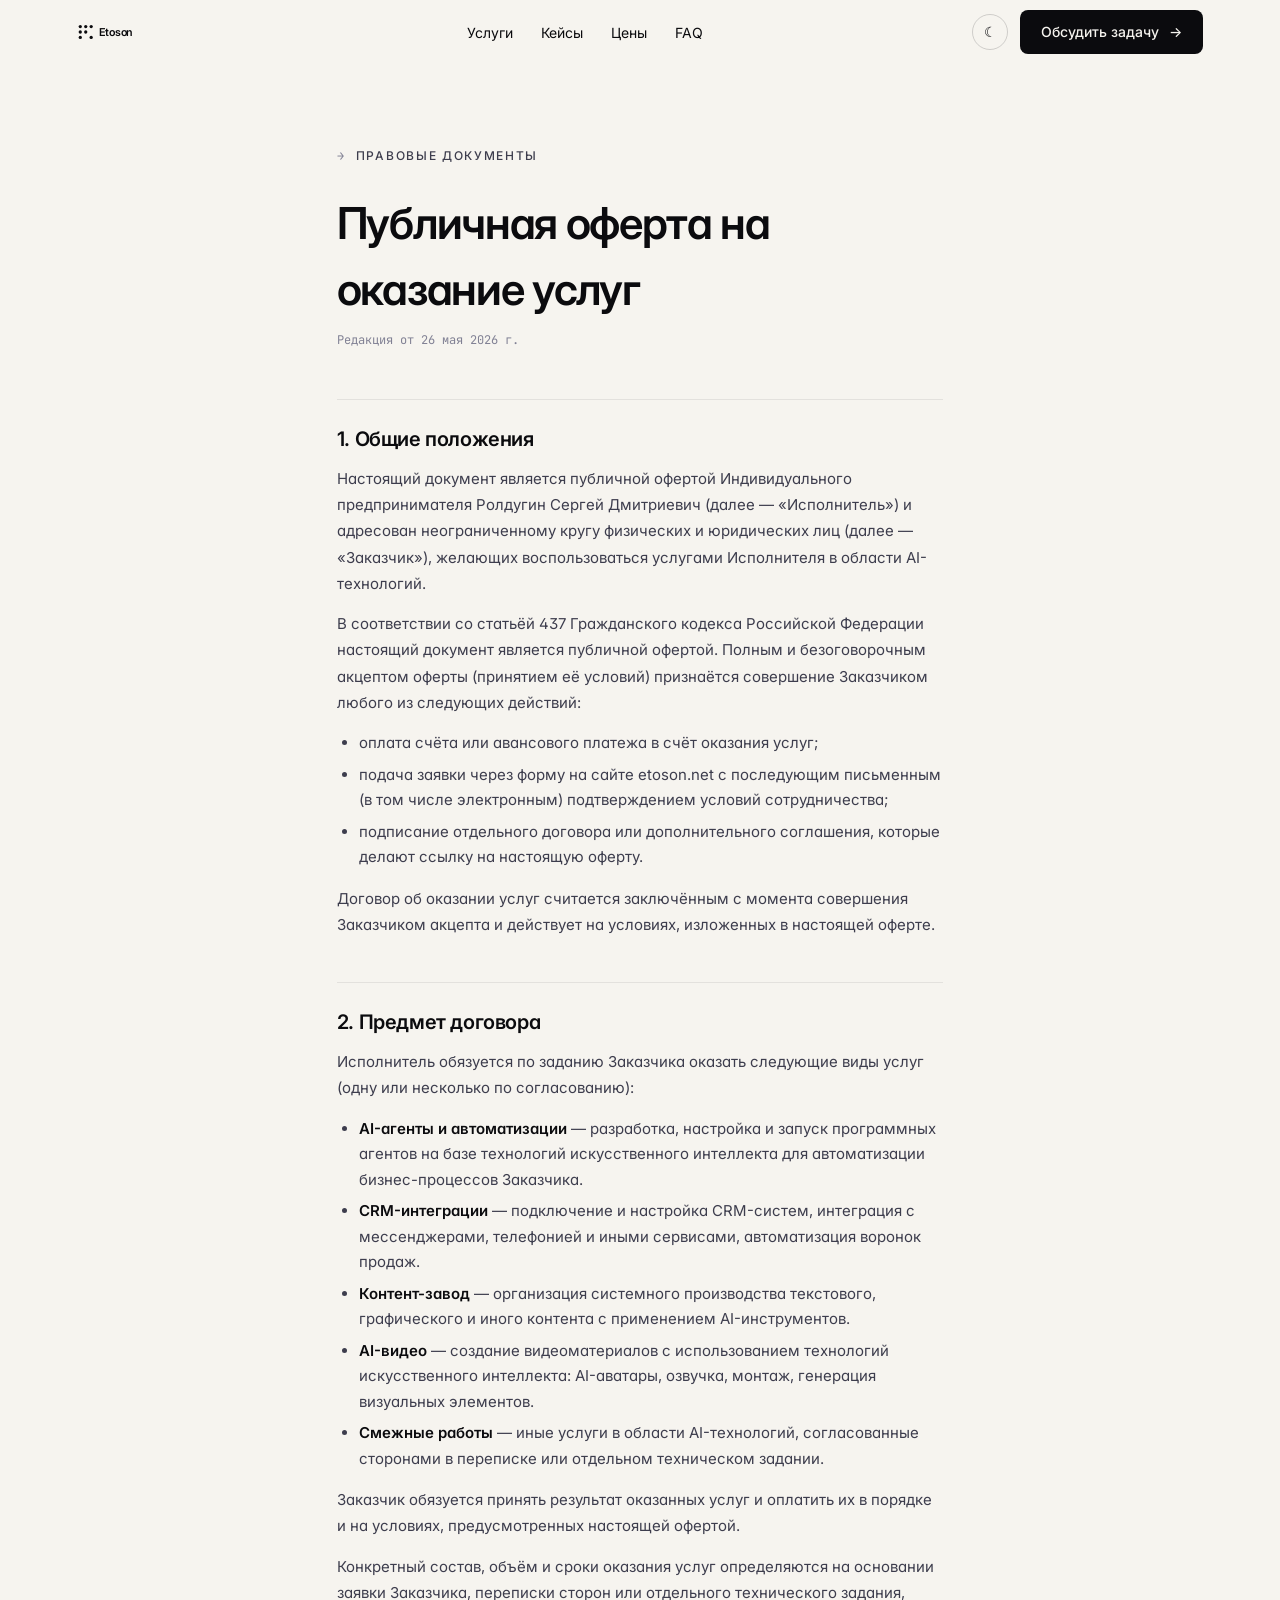
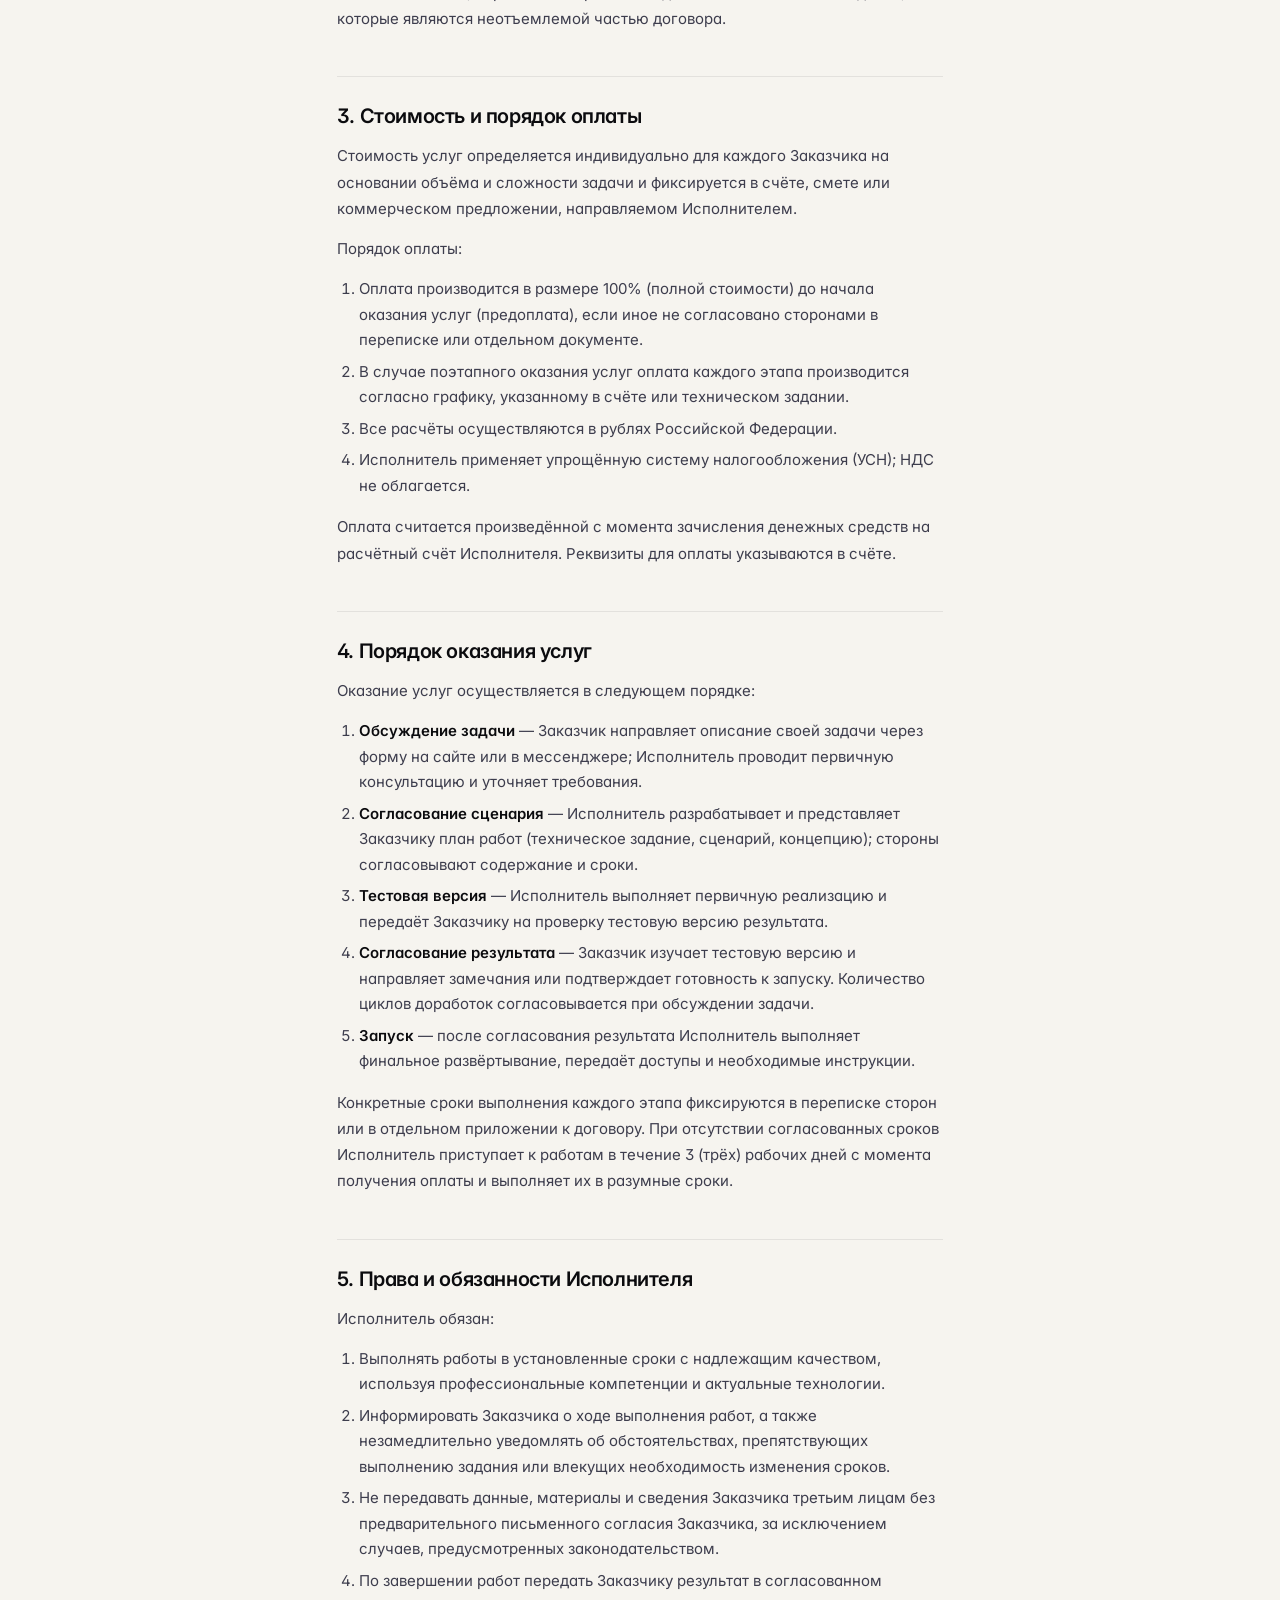
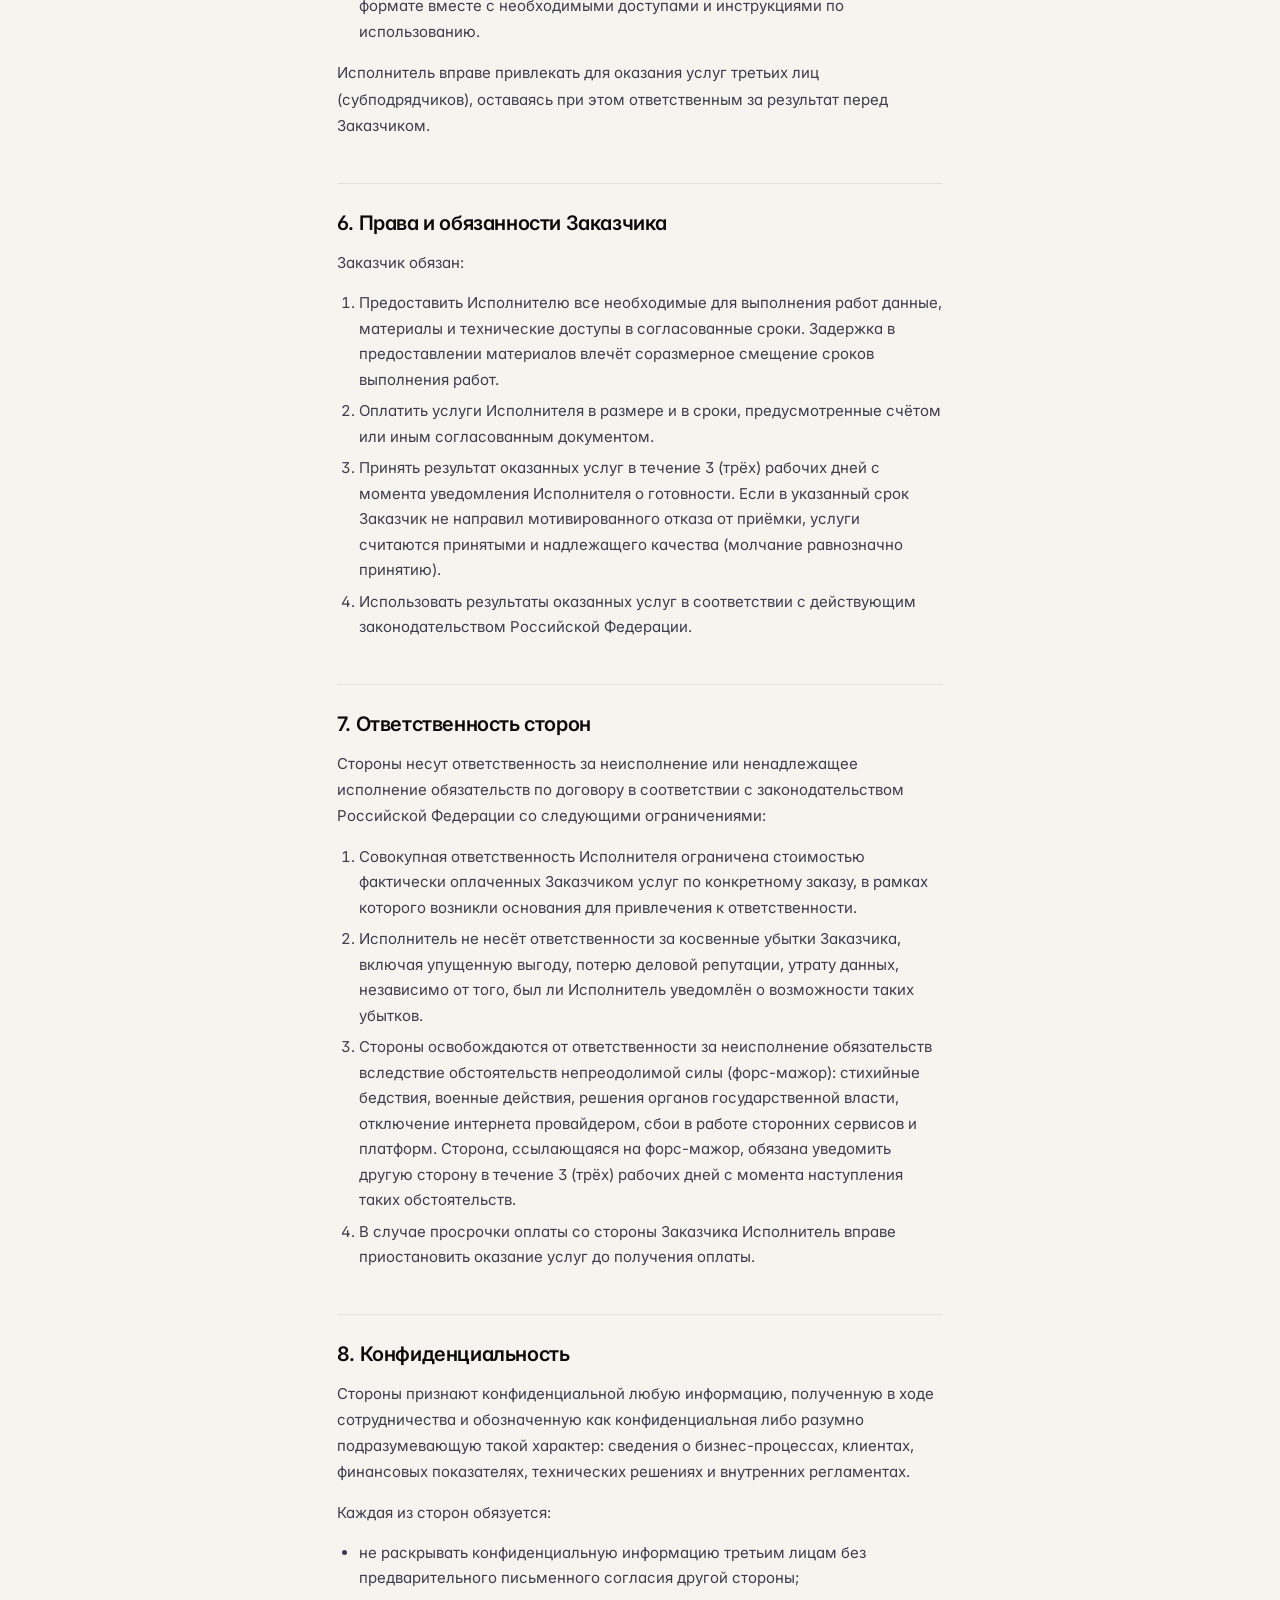
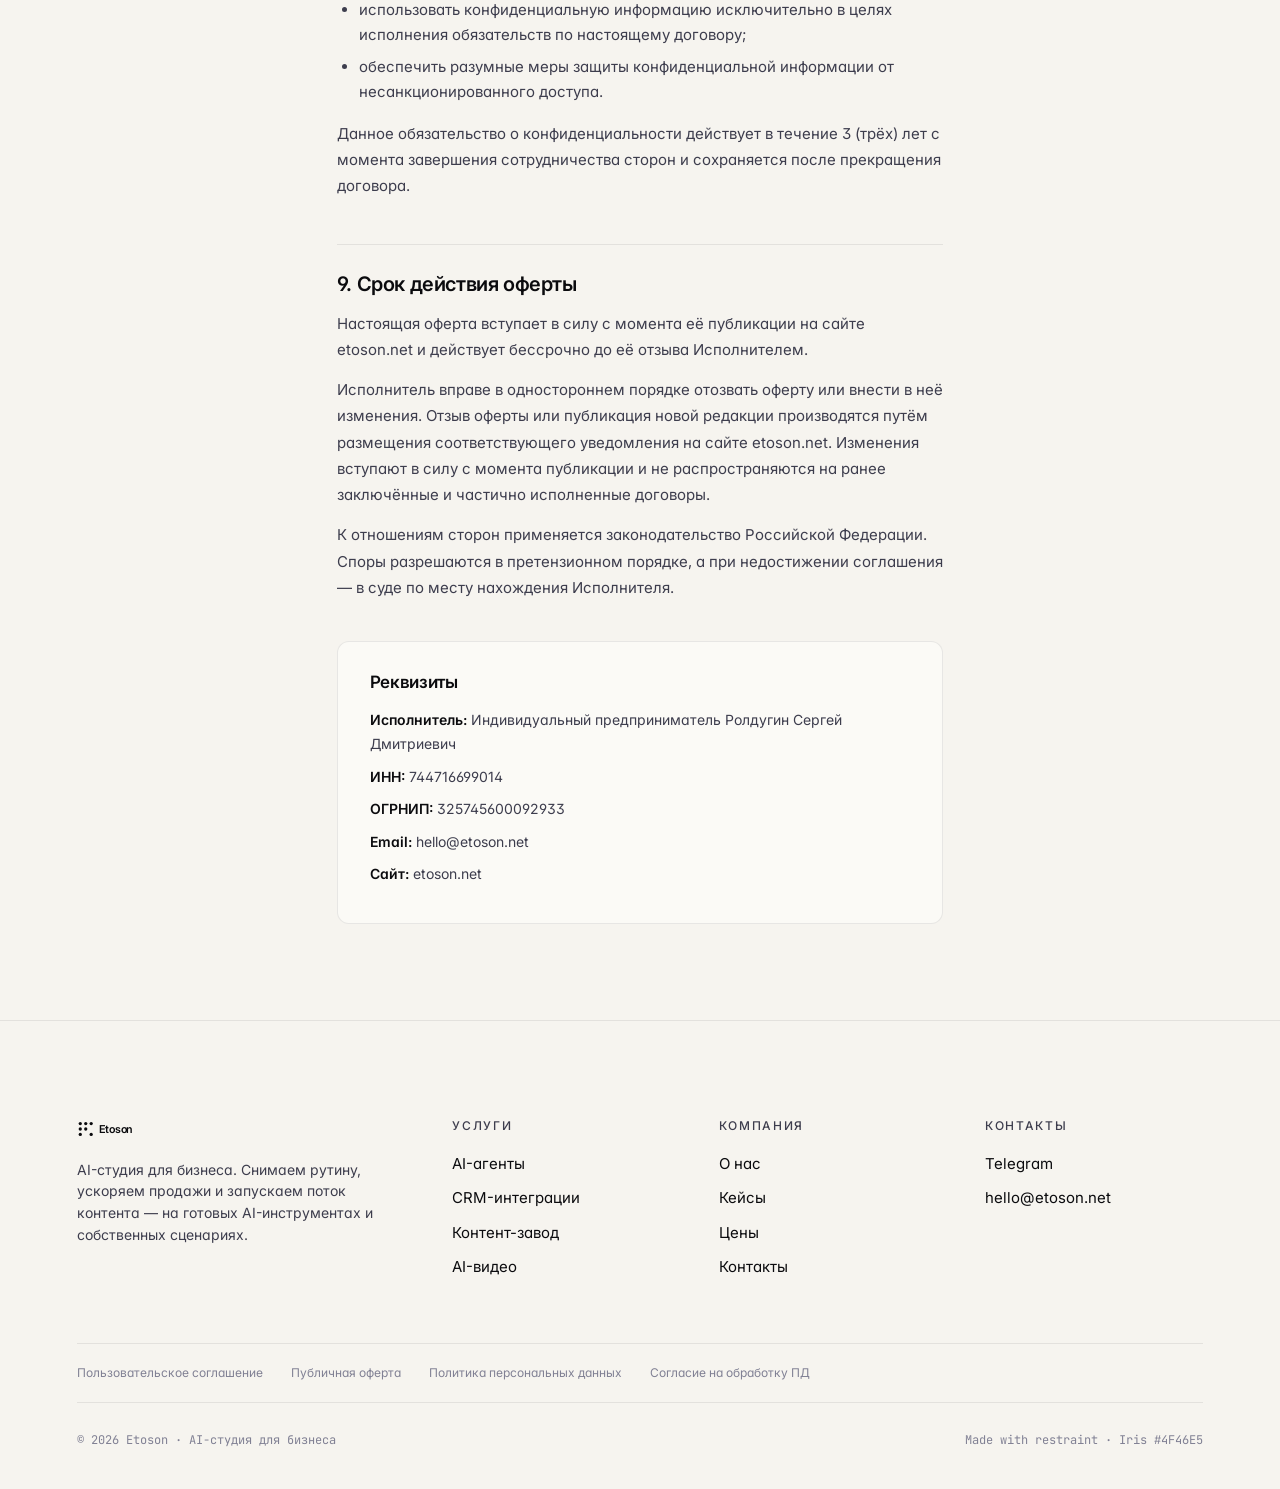
<file: offer.html>
<!DOCTYPE html>
<html lang="ru" data-theme="light">
<head>
  <meta charset="UTF-8"/>
  <meta name="viewport" content="width=device-width, initial-scale=1.0"/>
  <meta name="robots" content="noindex"/>
  <title>Публичная оферта — Etoson</title>
  <link rel="icon" href="/favicon.ico" sizes="any"/>
  <link rel="icon" href="/favicon.svg" type="image/svg+xml"/>
  <link rel="apple-touch-icon" href="/apple-touch-icon.png"/>
  <link rel="stylesheet" href="styles/tokens.css"/>
  <link rel="stylesheet" href="styles/site.css"/>
</head>
<body class="et-base">

<header class="site-header">
  <div class="site-header__inner">
    <a class="site-header__logo" href="index.html" aria-label="Etoson">
      <svg viewBox="0 0 220 36" width="120" height="22" fill="none" aria-hidden="true">
        <g>
          <circle cx="6" cy="8" r="3" fill="currentColor"/>
          <circle cx="6" cy="18" r="3" fill="currentColor"/>
          <circle cx="6" cy="28" r="3" fill="currentColor"/>
          <circle cx="16" cy="8" r="3" fill="currentColor"/>
          <circle cx="16" cy="18" r="3" fill="currentColor"/>
          <circle cx="26" cy="8" r="3" fill="currentColor"/>
          <circle cx="26" cy="28" r="3" fill="currentColor"/>
        </g>
        <text x="40" y="25" font-family="Inter, system-ui" font-size="20" font-weight="600" letter-spacing="-0.03em" fill="currentColor">Etoson</text>
      </svg>
    </a>
    <nav class="site-header__nav">
      <a class="et-link" href="index.html#services">Услуги</a>
      <a class="et-link" href="index.html#cases">Кейсы</a>
      <a class="et-link" href="pricing.html">Цены</a>
      <a class="et-link" href="index.html#faq">FAQ</a>
    </nav>
    <div class="site-header__actions">
      <button class="icon-btn" data-theme-toggle aria-label="Сменить тему">☾</button>
      <a class="btn btn--solid" href="index.html#contact">Обсудить задачу <span class="arrow">→</span></a>
    </div>
  </div>
</header>

<main>
  <article class="legal-page">
    <span class="eyebrow"><span class="num">→</span> Правовые документы</span>
    <h1>Публичная оферта на оказание услуг</h1>
    <p class="legal-meta">Редакция от 26 мая 2026 г.</p>

    <h2>1. Общие положения</h2>
    <p>Настоящий документ является публичной офертой Индивидуального предпринимателя Ролдугин Сергей Дмитриевич (далее — «Исполнитель») и адресован неограниченному кругу физических и юридических лиц (далее — «Заказчик»), желающих воспользоваться услугами Исполнителя в области AI-технологий.</p>
    <p>В соответствии со статьёй 437 Гражданского кодекса Российской Федерации настоящий документ является публичной офертой. Полным и безоговорочным акцептом оферты (принятием её условий) признаётся совершение Заказчиком любого из следующих действий:</p>
    <ul>
      <li>оплата счёта или авансового платежа в счёт оказания услуг;</li>
      <li>подача заявки через форму на сайте etoson.net с последующим письменным (в том числе электронным) подтверждением условий сотрудничества;</li>
      <li>подписание отдельного договора или дополнительного соглашения, которые делают ссылку на настоящую оферту.</li>
    </ul>
    <p>Договор об оказании услуг считается заключённым с момента совершения Заказчиком акцепта и действует на условиях, изложенных в настоящей оферте.</p>

    <h2>2. Предмет договора</h2>
    <p>Исполнитель обязуется по заданию Заказчика оказать следующие виды услуг (одну или несколько по согласованию):</p>
    <ul>
      <li><strong>AI-агенты и автоматизации</strong> — разработка, настройка и запуск программных агентов на базе технологий искусственного интеллекта для автоматизации бизнес-процессов Заказчика.</li>
      <li><strong>CRM-интеграции</strong> — подключение и настройка CRM-систем, интеграция с мессенджерами, телефонией и иными сервисами, автоматизация воронок продаж.</li>
      <li><strong>Контент-завод</strong> — организация системного производства текстового, графического и иного контента с применением AI-инструментов.</li>
      <li><strong>AI-видео</strong> — создание видеоматериалов с использованием технологий искусственного интеллекта: AI-аватары, озвучка, монтаж, генерация визуальных элементов.</li>
      <li><strong>Смежные работы</strong> — иные услуги в области AI-технологий, согласованные сторонами в переписке или отдельном техническом задании.</li>
    </ul>
    <p>Заказчик обязуется принять результат оказанных услуг и оплатить их в порядке и на условиях, предусмотренных настоящей офертой.</p>
    <p>Конкретный состав, объём и сроки оказания услуг определяются на основании заявки Заказчика, переписки сторон или отдельного технического задания, которые являются неотъемлемой частью договора.</p>

    <h2>3. Стоимость и порядок оплаты</h2>
    <p>Стоимость услуг определяется индивидуально для каждого Заказчика на основании объёма и сложности задачи и фиксируется в счёте, смете или коммерческом предложении, направляемом Исполнителем.</p>
    <p>Порядок оплаты:</p>
    <ol>
      <li>Оплата производится в размере 100% (полной стоимости) до начала оказания услуг (предоплата), если иное не согласовано сторонами в переписке или отдельном документе.</li>
      <li>В случае поэтапного оказания услуг оплата каждого этапа производится согласно графику, указанному в счёте или техническом задании.</li>
      <li>Все расчёты осуществляются в рублях Российской Федерации.</li>
      <li>Исполнитель применяет упрощённую систему налогообложения (УСН); НДС не облагается.</li>
    </ol>
    <p>Оплата считается произведённой с момента зачисления денежных средств на расчётный счёт Исполнителя. Реквизиты для оплаты указываются в счёте.</p>

    <h2>4. Порядок оказания услуг</h2>
    <p>Оказание услуг осуществляется в следующем порядке:</p>
    <ol>
      <li><strong>Обсуждение задачи</strong> — Заказчик направляет описание своей задачи через форму на сайте или в мессенджере; Исполнитель проводит первичную консультацию и уточняет требования.</li>
      <li><strong>Согласование сценария</strong> — Исполнитель разрабатывает и представляет Заказчику план работ (техническое задание, сценарий, концепцию); стороны согласовывают содержание и сроки.</li>
      <li><strong>Тестовая версия</strong> — Исполнитель выполняет первичную реализацию и передаёт Заказчику на проверку тестовую версию результата.</li>
      <li><strong>Согласование результата</strong> — Заказчик изучает тестовую версию и направляет замечания или подтверждает готовность к запуску. Количество циклов доработок согласовывается при обсуждении задачи.</li>
      <li><strong>Запуск</strong> — после согласования результата Исполнитель выполняет финальное развёртывание, передаёт доступы и необходимые инструкции.</li>
    </ol>
    <p>Конкретные сроки выполнения каждого этапа фиксируются в переписке сторон или в отдельном приложении к договору. При отсутствии согласованных сроков Исполнитель приступает к работам в течение 3 (трёх) рабочих дней с момента получения оплаты и выполняет их в разумные сроки.</p>

    <h2>5. Права и обязанности Исполнителя</h2>
    <p>Исполнитель обязан:</p>
    <ol>
      <li>Выполнять работы в установленные сроки с надлежащим качеством, используя профессиональные компетенции и актуальные технологии.</li>
      <li>Информировать Заказчика о ходе выполнения работ, а также незамедлительно уведомлять об обстоятельствах, препятствующих выполнению задания или влекущих необходимость изменения сроков.</li>
      <li>Не передавать данные, материалы и сведения Заказчика третьим лицам без предварительного письменного согласия Заказчика, за исключением случаев, предусмотренных законодательством.</li>
      <li>По завершении работ передать Заказчику результат в согласованном формате вместе с необходимыми доступами и инструкциями по использованию.</li>
    </ol>
    <p>Исполнитель вправе привлекать для оказания услуг третьих лиц (субподрядчиков), оставаясь при этом ответственным за результат перед Заказчиком.</p>

    <h2>6. Права и обязанности Заказчика</h2>
    <p>Заказчик обязан:</p>
    <ol>
      <li>Предоставить Исполнителю все необходимые для выполнения работ данные, материалы и технические доступы в согласованные сроки. Задержка в предоставлении материалов влечёт соразмерное смещение сроков выполнения работ.</li>
      <li>Оплатить услуги Исполнителя в размере и в сроки, предусмотренные счётом или иным согласованным документом.</li>
      <li>Принять результат оказанных услуг в течение 3 (трёх) рабочих дней с момента уведомления Исполнителя о готовности. Если в указанный срок Заказчик не направил мотивированного отказа от приёмки, услуги считаются принятыми и надлежащего качества (молчание равнозначно принятию).</li>
      <li>Использовать результаты оказанных услуг в соответствии с действующим законодательством Российской Федерации.</li>
    </ol>

    <h2>7. Ответственность сторон</h2>
    <p>Стороны несут ответственность за неисполнение или ненадлежащее исполнение обязательств по договору в соответствии с законодательством Российской Федерации со следующими ограничениями:</p>
    <ol>
      <li>Совокупная ответственность Исполнителя ограничена стоимостью фактически оплаченных Заказчиком услуг по конкретному заказу, в рамках которого возникли основания для привлечения к ответственности.</li>
      <li>Исполнитель не несёт ответственности за косвенные убытки Заказчика, включая упущенную выгоду, потерю деловой репутации, утрату данных, независимо от того, был ли Исполнитель уведомлён о возможности таких убытков.</li>
      <li>Стороны освобождаются от ответственности за неисполнение обязательств вследствие обстоятельств непреодолимой силы (форс-мажор): стихийные бедствия, военные действия, решения органов государственной власти, отключение интернета провайдером, сбои в работе сторонних сервисов и платформ. Сторона, ссылающаяся на форс-мажор, обязана уведомить другую сторону в течение 3 (трёх) рабочих дней с момента наступления таких обстоятельств.</li>
      <li>В случае просрочки оплаты со стороны Заказчика Исполнитель вправе приостановить оказание услуг до получения оплаты.</li>
    </ol>

    <h2>8. Конфиденциальность</h2>
    <p>Стороны признают конфиденциальной любую информацию, полученную в ходе сотрудничества и обозначенную как конфиденциальная либо разумно подразумевающую такой характер: сведения о бизнес-процессах, клиентах, финансовых показателях, технических решениях и внутренних регламентах.</p>
    <p>Каждая из сторон обязуется:</p>
    <ul>
      <li>не раскрывать конфиденциальную информацию третьим лицам без предварительного письменного согласия другой стороны;</li>
      <li>использовать конфиденциальную информацию исключительно в целях исполнения обязательств по настоящему договору;</li>
      <li>обеспечить разумные меры защиты конфиденциальной информации от несанкционированного доступа.</li>
    </ul>
    <p>Данное обязательство о конфиденциальности действует в течение 3 (трёх) лет с момента завершения сотрудничества сторон и сохраняется после прекращения договора.</p>

    <h2>9. Срок действия оферты</h2>
    <p>Настоящая оферта вступает в силу с момента её публикации на сайте etoson.net и действует бессрочно до её отзыва Исполнителем.</p>
    <p>Исполнитель вправе в одностороннем порядке отозвать оферту или внести в неё изменения. Отзыв оферты или публикация новой редакции производятся путём размещения соответствующего уведомления на сайте etoson.net. Изменения вступают в силу с момента публикации и не распространяются на ранее заключённые и частично исполненные договоры.</p>
    <p>К отношениям сторон применяется законодательство Российской Федерации. Споры разрешаются в претензионном порядке, а при недостижении соглашения — в суде по месту нахождения Исполнителя.</p>

    <div class="req-block">
      <h2>Реквизиты</h2>
      <p><strong>Исполнитель:</strong> Индивидуальный предприниматель Ролдугин Сергей Дмитриевич</p>
      <p><strong>ИНН:</strong> 744716699014</p>
      <p><strong>ОГРНИП:</strong> 325745600092933</p>
      <p><strong>Email:</strong> hello@etoson.net</p>
      <p><strong>Сайт:</strong> etoson.net</p>
    </div>
  </article>
</main>

<footer class="footer">
  <div class="footer__inner">
    <div class="footer__cols">
      <div class="footer__brand">
        <a class="site-header__logo" href="index.html" aria-label="Etoson" style="color:var(--fg-1);">
          <svg viewBox="0 0 220 36" width="120" height="22" fill="none" aria-hidden="true">
            <g>
              <circle cx="6" cy="8" r="3" fill="currentColor"/><circle cx="6" cy="18" r="3" fill="currentColor"/><circle cx="6" cy="28" r="3" fill="currentColor"/>
              <circle cx="16" cy="8" r="3" fill="currentColor"/><circle cx="16" cy="18" r="3" fill="currentColor"/>
              <circle cx="26" cy="8" r="3" fill="currentColor"/><circle cx="26" cy="28" r="3" fill="currentColor"/>
            </g>
            <text x="40" y="25" font-family="Inter, system-ui" font-size="20" font-weight="600" letter-spacing="-0.03em" fill="currentColor">Etoson</text>
          </svg>
        </a>
        <p class="footer__desc">AI-студия для бизнеса. Снимаем рутину, ускоряем продажи и запускаем поток контента — на готовых AI-инструментах и собственных сценариях.</p>
      </div>
      <div class="footer__col">
        <h4>Услуги</h4>
        <ul>
          <li><a class="et-link" href="index.html#services">AI-агенты</a></li>
          <li><a class="et-link" href="index.html#services">CRM-интеграции</a></li>
          <li><a class="et-link" href="index.html#services">Контент-завод</a></li>
          <li><a class="et-link" href="index.html#services">AI-видео</a></li>
        </ul>
      </div>
      <div class="footer__col">
        <h4>Компания</h4>
        <ul>
          <li><a class="et-link" href="index.html#top">О нас</a></li>
          <li><a class="et-link" href="index.html#cases">Кейсы</a></li>
          <li><a class="et-link" href="pricing.html">Цены</a></li>
          <li><a class="et-link" href="index.html#contact">Контакты</a></li>
        </ul>
      </div>
      <div class="footer__col">
        <h4>Контакты</h4>
        <ul>
          <li><a class="et-link" href="https://t.me/etosonbot" target="_blank" rel="noopener">Telegram</a></li>
          <li><a class="et-link" href="mailto:hello@etoson.net">hello@etoson.net</a></li>
        </ul>
      </div>
    </div>
    <div class="footer__legal">
      <a href="terms.html">Пользовательское соглашение</a>
      <a href="offer.html">Публичная оферта</a>
      <a href="privacy.html">Политика персональных данных</a>
      <a href="consent.html">Согласие на обработку ПД</a>
    </div>
    <div class="footer__base">
      <span>© 2026 Etoson · AI-студия для бизнеса</span>
      <span>Made with restraint · Iris #4F46E5</span>
    </div>
  </div>
</footer>
<script src="scripts/site.js"></script>

</body>
</html>
</file>
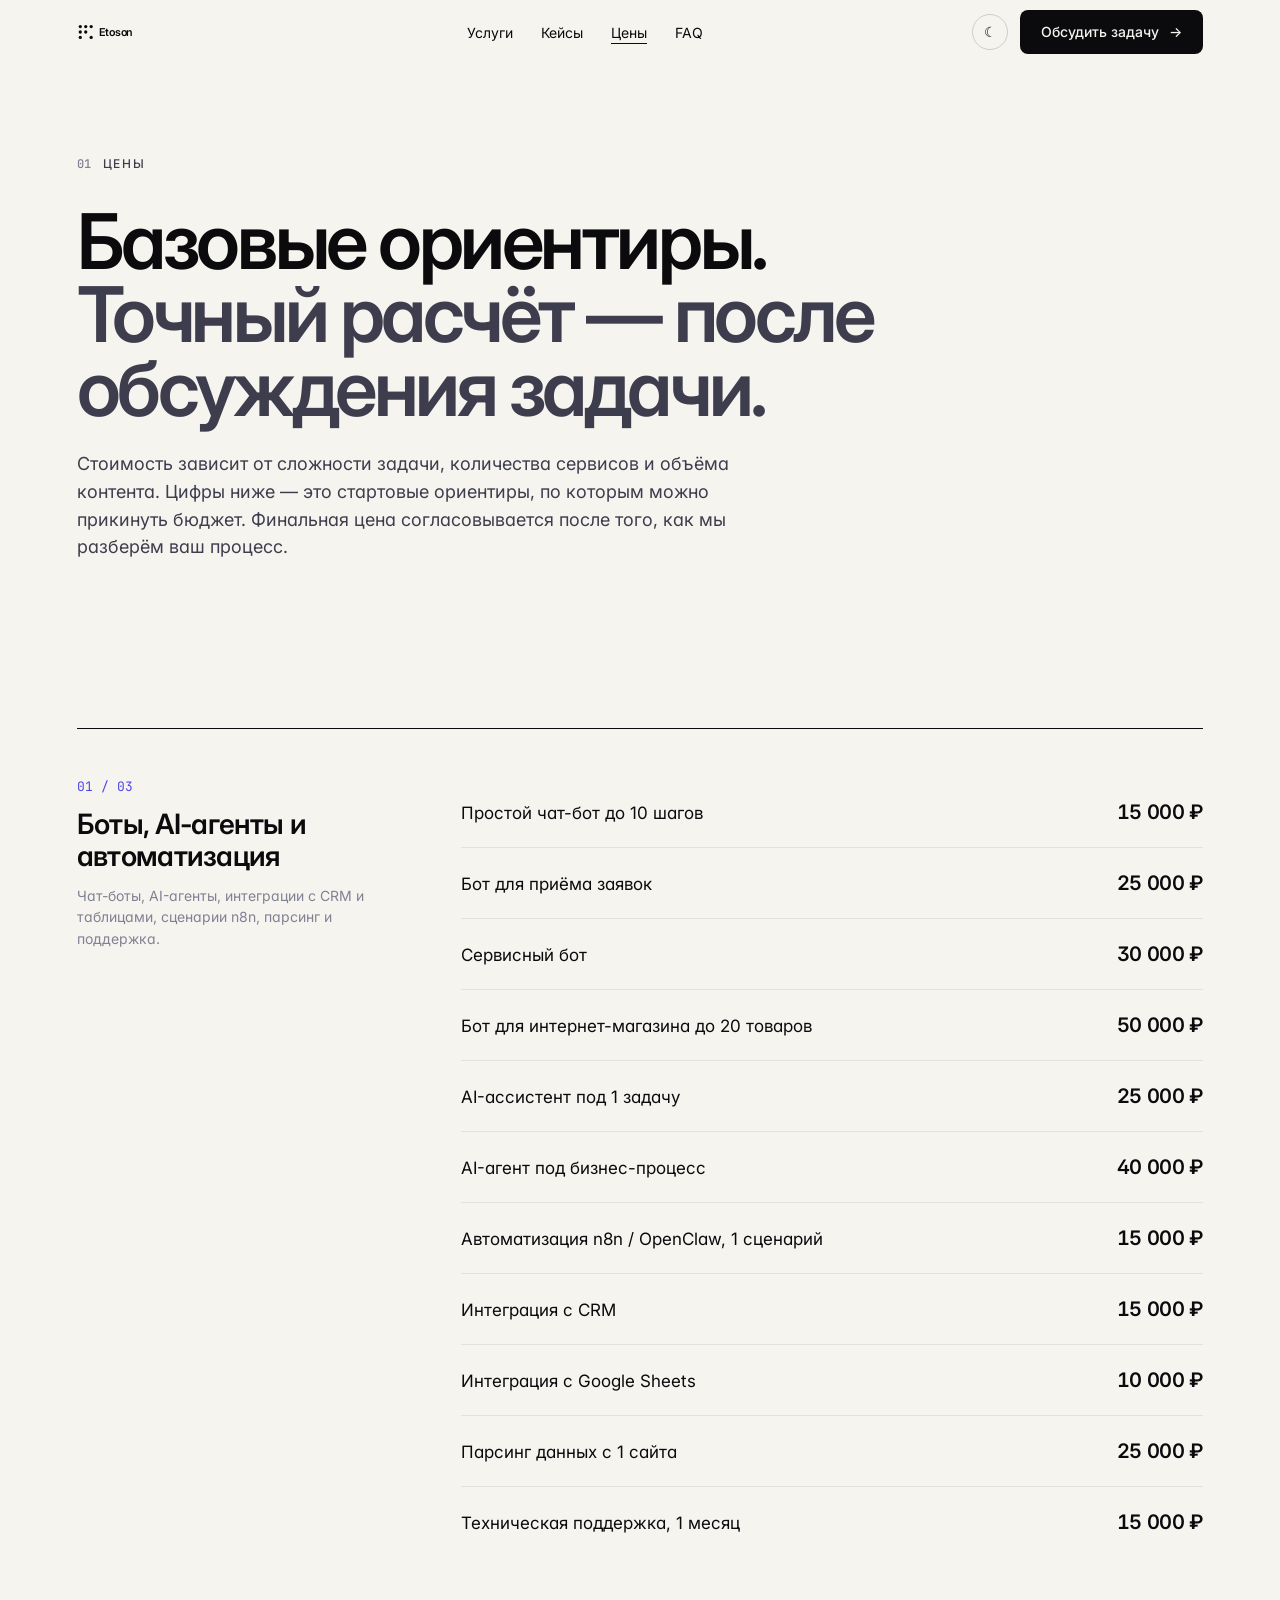
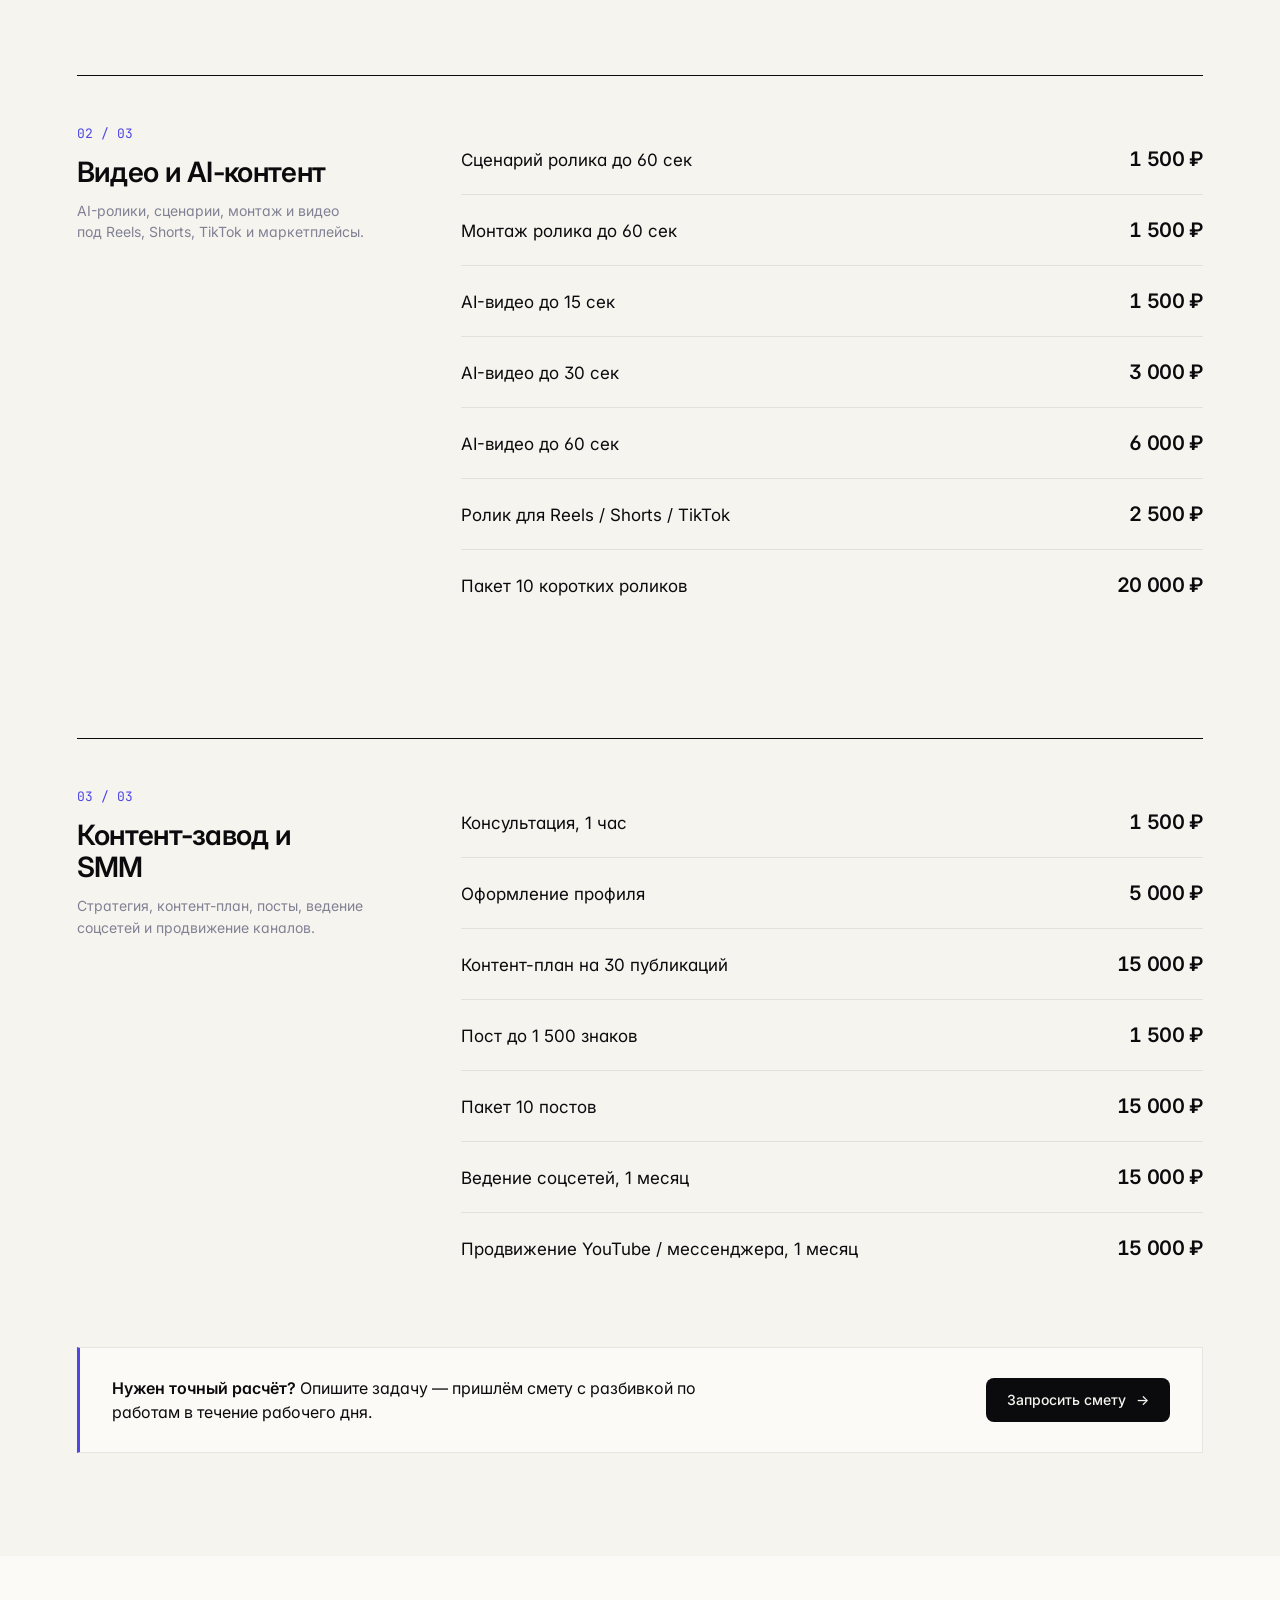
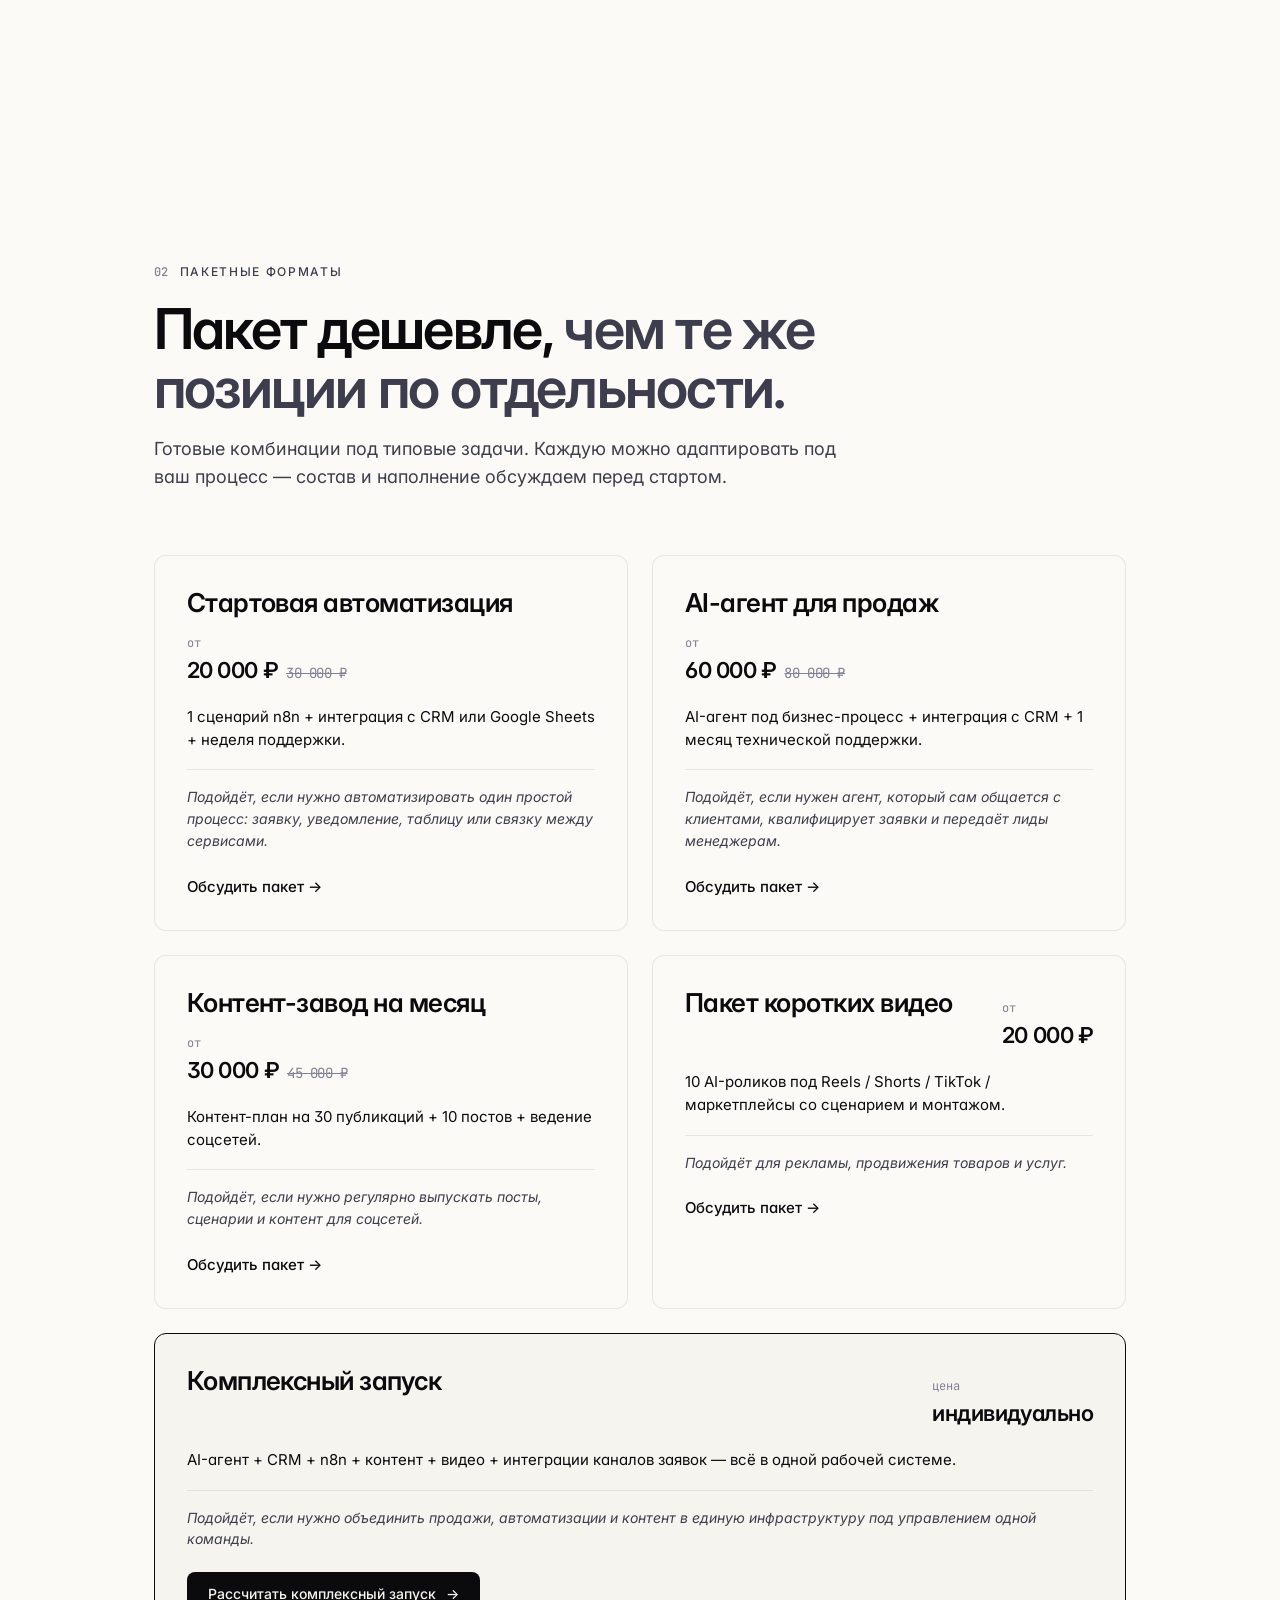
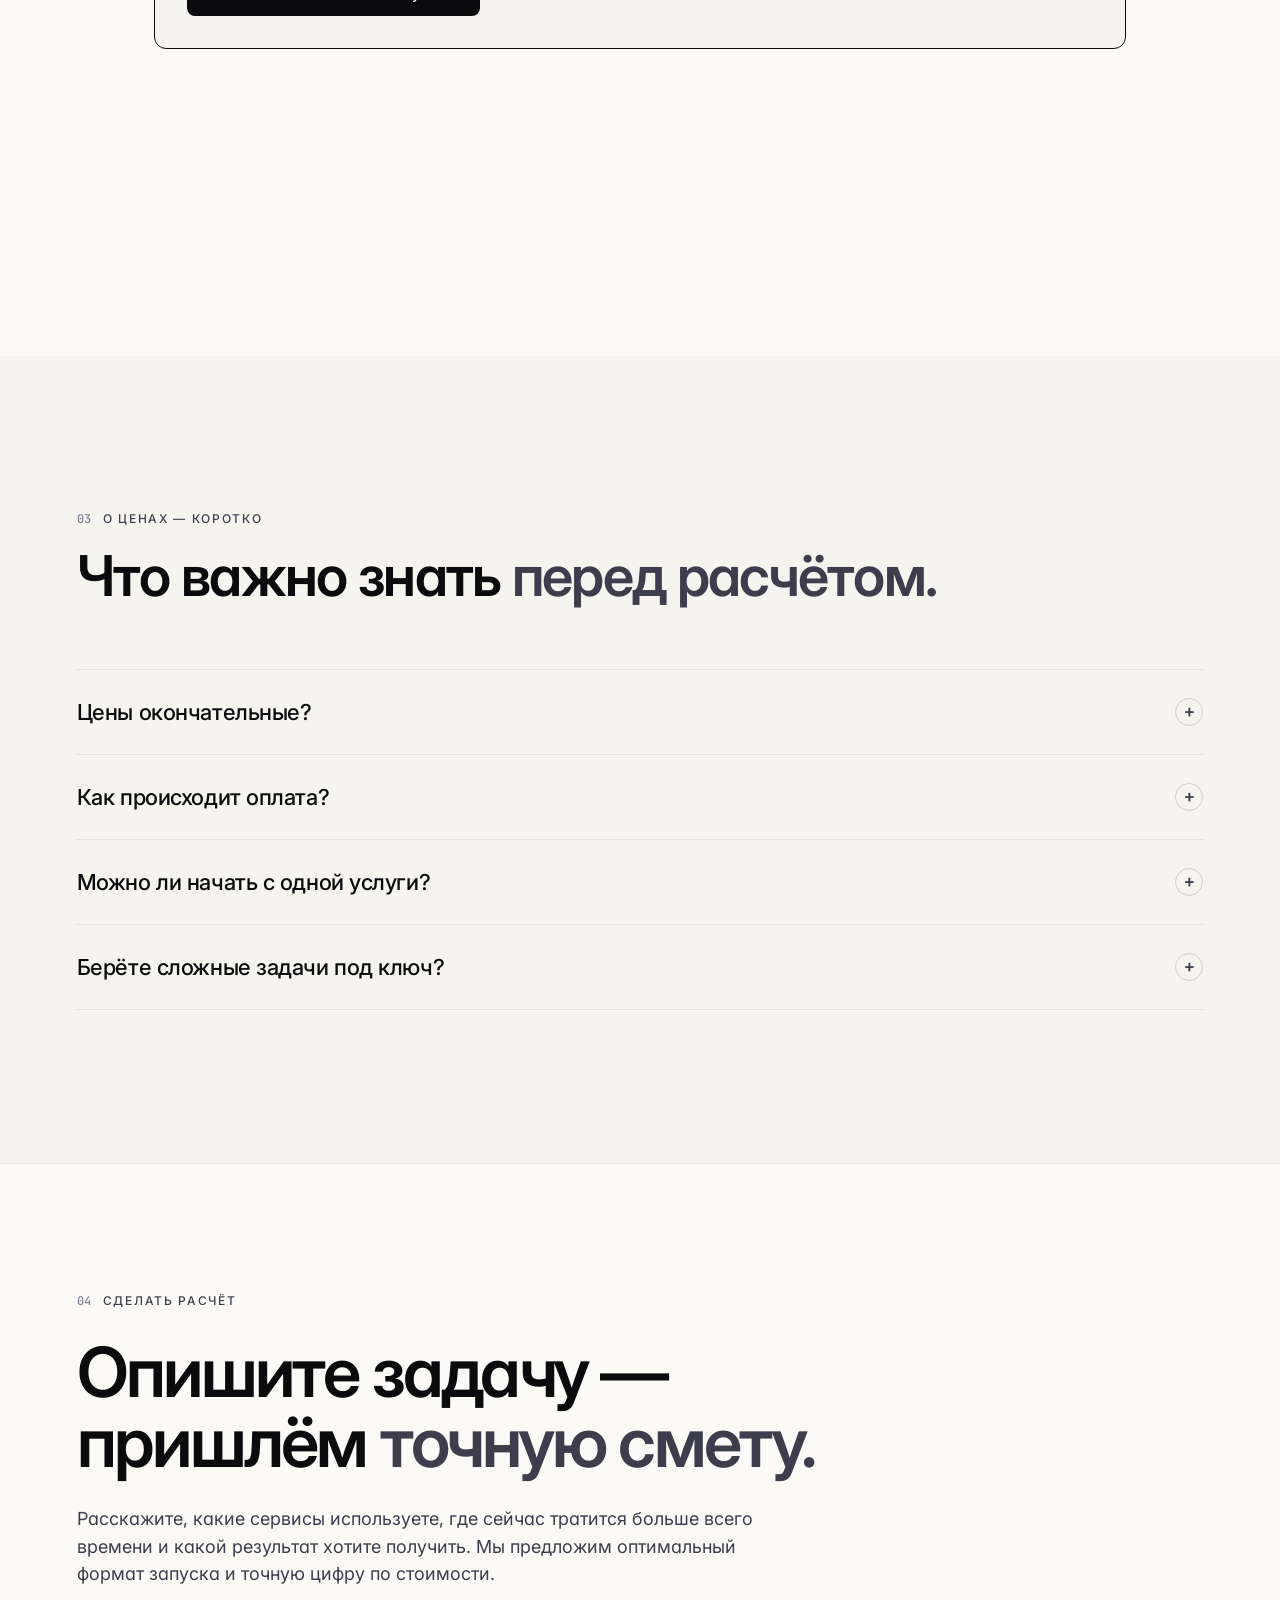
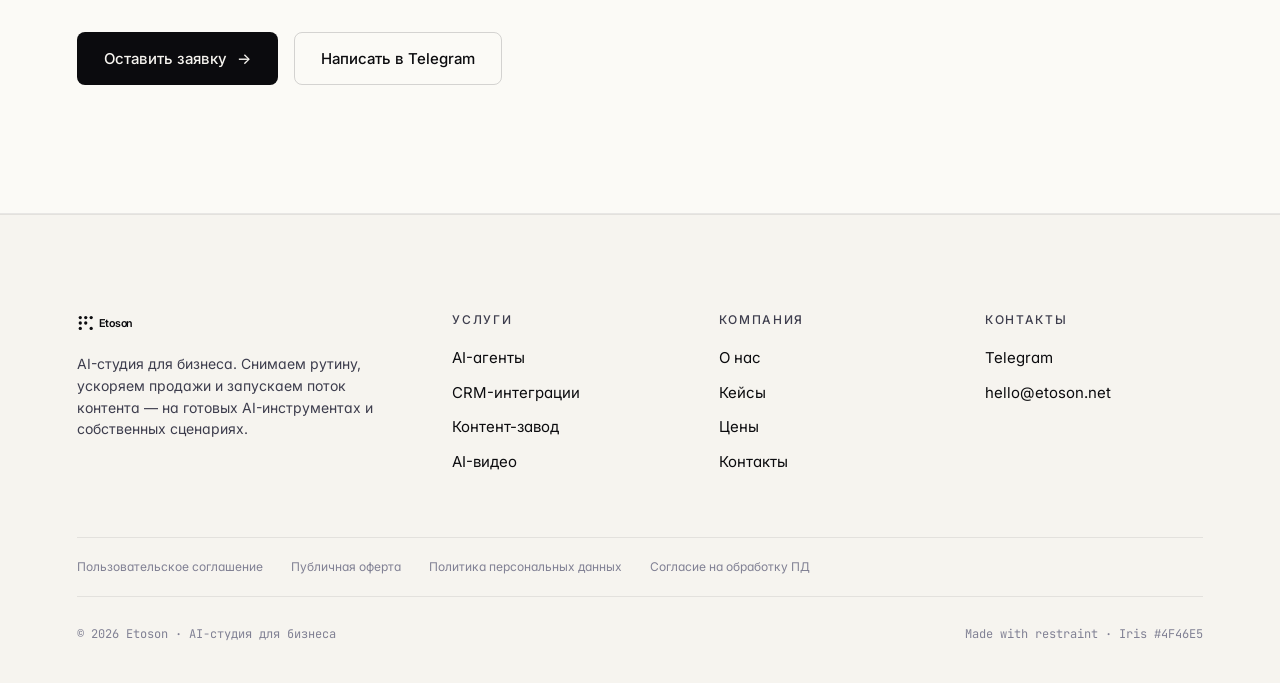
<file: pricing.html>
<!doctype html>
<html lang="ru" data-theme="light">
<head>
<meta charset="utf-8"/>
<meta name="viewport" content="width=device-width,initial-scale=1"/>
<title>Etoson — Цены и пакеты</title>
<meta name="description" content="Базовые ориентиры по стоимости услуг Etoson: AI-агенты и автоматизации, AI-видео, контент-завод и SMM, пакетные форматы."/>
<meta property="og:type" content="website"/>
<meta property="og:site_name" content="Etoson"/>
<meta property="og:locale" content="ru_RU"/>
<meta property="og:url" content="https://etoson.net/pricing.html"/>
<meta property="og:title" content="Цены — Etoson"/>
<meta property="og:description" content="Базовые ориентиры по стоимости: AI-агенты, автоматизации, AI-видео, контент-завод. Финальный расчёт — после обсуждения задачи."/>
<meta property="og:image" content="https://etoson.net/og-image.png"/>
<meta property="og:image:width" content="1200"/>
<meta property="og:image:height" content="630"/>
<meta property="og:image:alt" content="Etoson — Цены на услуги AI-студии"/>
<meta name="twitter:card" content="summary_large_image"/>
<meta name="twitter:title" content="Цены — Etoson"/>
<meta name="twitter:description" content="Базовые ориентиры по стоимости: AI-агенты, автоматизации, AI-видео, контент-завод."/>
<meta name="twitter:image" content="https://etoson.net/og-image.png"/>
<link rel="icon" href="/favicon.ico" sizes="any"/>
<link rel="icon" href="/favicon.svg" type="image/svg+xml"/>
<link rel="apple-touch-icon" href="/apple-touch-icon.png"/>
<link rel="stylesheet" href="styles/tokens.css"/>
<link rel="stylesheet" href="styles/site.css"/>
</head>
<body class="et-base">

<!-- ============ HEADER ============ -->
<header class="site-header" data-screen-label="Pricing">
  <div class="site-header__inner">
    <a class="site-header__logo" href="index.html" aria-label="Etoson">
      <svg viewBox="0 0 220 36" width="120" height="22" fill="none" aria-hidden="true">
        <g>
          <circle cx="6" cy="8" r="3" fill="currentColor"/>
          <circle cx="6" cy="18" r="3" fill="currentColor"/>
          <circle cx="6" cy="28" r="3" fill="currentColor"/>
          <circle cx="16" cy="8" r="3" fill="currentColor"/>
          <circle cx="16" cy="18" r="3" fill="currentColor"/>
          <circle cx="26" cy="8" r="3" fill="currentColor"/>
          <circle cx="26" cy="28" r="3" fill="currentColor"/>
        </g>
        <text x="40" y="25" font-family="Inter, system-ui" font-size="20" font-weight="600" letter-spacing="-0.03em" fill="currentColor">Etoson</text>
      </svg>
    </a>
    <nav class="site-header__nav">
      <a class="et-link" href="index.html#services">Услуги</a>
      <a class="et-link" href="index.html#cases">Кейсы</a>
      <a class="et-link" href="pricing.html" style="color:var(--fg-1);"><span style="border-bottom:1px solid currentColor;padding-bottom:2px;">Цены</span></a>
      <a class="et-link" href="index.html#faq">FAQ</a>
    </nav>
    <div class="site-header__actions">
      <button class="icon-btn" data-theme-toggle aria-label="Сменить тему">☾</button>
      <a class="btn btn--solid" href="#contact">Обсудить задачу <span class="arrow">→</span></a>
    </div>
  </div>
</header>

<main>

<!-- ============ PRICE HERO ============ -->
<section class="price-hero">
  <div class="price-hero__inner">
    <span class="eyebrow"><span class="num">01</span> Цены</span>
    <h1 class="price-hero__h">Базовые ориентиры. <em class="em-mute">Точный расчёт — после обсуждения задачи.</em></h1>
    <p class="price-hero__deck">Стоимость зависит от сложности задачи, количества сервисов и объёма контента. Цифры ниже — это стартовые ориентиры, по которым можно прикинуть бюджет. Финальная цена согласовывается после того, как мы разберём ваш процесс.</p>
  </div>
</section>

<!-- ============ GROUP 1 — BOTS & AUTOMATION ============ -->
<section class="section section--tight" id="bots">
  <div class="price-group">
    <header>
      <span class="price-group__num">01 / 03</span>
      <h2 class="price-group__title">Боты, AI-агенты и автоматизация</h2>
      <p class="price-group__sub">Чат-боты, AI-агенты, интеграции с CRM и таблицами, сценарии n8n, парсинг и поддержка.</p>
    </header>
    <ul class="price-table">
      <li class="price-row"><span class="price-row__name">Простой чат-бот до 10 шагов</span><span class="price-row__price">15 000 ₽</span></li>
      <li class="price-row"><span class="price-row__name">Бот для приёма заявок</span><span class="price-row__price">25 000 ₽</span></li>
      <li class="price-row"><span class="price-row__name">Сервисный бот</span><span class="price-row__price">30 000 ₽</span></li>
      <li class="price-row"><span class="price-row__name">Бот для интернет-магазина до 20 товаров</span><span class="price-row__price">50 000 ₽</span></li>
      <li class="price-row"><span class="price-row__name">AI-ассистент под 1 задачу</span><span class="price-row__price">25 000 ₽</span></li>
      <li class="price-row"><span class="price-row__name">AI-агент под бизнес-процесс</span><span class="price-row__price">40 000 ₽</span></li>
      <li class="price-row"><span class="price-row__name">Автоматизация n8n / OpenClaw, 1 сценарий</span><span class="price-row__price">15 000 ₽</span></li>
      <li class="price-row"><span class="price-row__name">Интеграция с CRM</span><span class="price-row__price">15 000 ₽</span></li>
      <li class="price-row"><span class="price-row__name">Интеграция с Google Sheets</span><span class="price-row__price">10 000 ₽</span></li>
      <li class="price-row"><span class="price-row__name">Парсинг данных с 1 сайта</span><span class="price-row__price">25 000 ₽</span></li>
      <li class="price-row"><span class="price-row__name">Техническая поддержка, 1 месяц</span><span class="price-row__price">15 000 ₽</span></li>
    </ul>
  </div>
</section>

<!-- ============ GROUP 2 — VIDEO ============ -->
<section class="section section--tight" id="video" style="padding-top:0;">
  <div class="price-group">
    <header>
      <span class="price-group__num">02 / 03</span>
      <h2 class="price-group__title">Видео и AI-контент</h2>
      <p class="price-group__sub">AI-ролики, сценарии, монтаж и видео под Reels, Shorts, TikTok и маркетплейсы.</p>
    </header>
    <ul class="price-table">
      <li class="price-row"><span class="price-row__name">Сценарий ролика до 60 сек</span><span class="price-row__price">1 500 ₽</span></li>
      <li class="price-row"><span class="price-row__name">Монтаж ролика до 60 сек</span><span class="price-row__price">1 500 ₽</span></li>
      <li class="price-row"><span class="price-row__name">AI-видео до 15 сек</span><span class="price-row__price">1 500 ₽</span></li>
      <li class="price-row"><span class="price-row__name">AI-видео до 30 сек</span><span class="price-row__price">3 000 ₽</span></li>
      <li class="price-row"><span class="price-row__name">AI-видео до 60 сек</span><span class="price-row__price">6 000 ₽</span></li>
      <li class="price-row"><span class="price-row__name">Ролик для Reels / Shorts / TikTok</span><span class="price-row__price">2 500 ₽</span></li>
      <li class="price-row"><span class="price-row__name">Пакет 10 коротких роликов</span><span class="price-row__price">20 000 ₽</span></li>
    </ul>
  </div>
</section>

<!-- ============ GROUP 3 — CONTENT & SMM ============ -->
<section class="section section--tight" id="content" style="padding-top:0;">
  <div class="price-group">
    <header>
      <span class="price-group__num">03 / 03</span>
      <h2 class="price-group__title">Контент-завод и SMM</h2>
      <p class="price-group__sub">Стратегия, контент-план, посты, ведение соцсетей и продвижение каналов.</p>
    </header>
    <ul class="price-table">
      <li class="price-row"><span class="price-row__name">Консультация, 1 час</span><span class="price-row__price">1 500 ₽</span></li>
      <li class="price-row"><span class="price-row__name">Оформление профиля</span><span class="price-row__price">5 000 ₽</span></li>
      <li class="price-row"><span class="price-row__name">Контент-план на 30 публикаций</span><span class="price-row__price">15 000 ₽</span></li>
      <li class="price-row"><span class="price-row__name">Пост до 1 500 знаков</span><span class="price-row__price">1 500 ₽</span></li>
      <li class="price-row"><span class="price-row__name">Пакет 10 постов</span><span class="price-row__price">15 000 ₽</span></li>
      <li class="price-row"><span class="price-row__name">Ведение соцсетей, 1 месяц</span><span class="price-row__price">15 000 ₽</span></li>
      <li class="price-row"><span class="price-row__name">Продвижение YouTube / мессенджера, 1 месяц</span><span class="price-row__price">15 000 ₽</span></li>
    </ul>
  </div>

  <div class="price-callout">
    <p class="price-callout__txt"><strong>Нужен точный расчёт?</strong> Опишите задачу — пришлём смету с разбивкой по работам в течение рабочего дня.</p>
    <a class="btn btn--solid" href="#" data-modal-trigger>Запросить смету <span class="arrow">→</span></a>
  </div>
</section>

<!-- ============ PACKAGES ============ -->
<section class="section section--inset" id="packages">
  <div class="section__wrap">
    <div class="section-head">
      <span class="eyebrow"><span class="num">02</span> Пакетные форматы</span>
      <h2 class="h-display">Пакет дешевле, <em class="em-mute">чем те же позиции по отдельности.</em></h2>
      <p class="section-head__deck">Готовые комбинации под типовые задачи. Каждую можно адаптировать под ваш процесс — состав и наполнение обсуждаем перед стартом.</p>
    </div>

    <div class="packages">
      <article class="pkg">
        <div class="pkg__head">
          <h3 class="pkg__name">Стартовая автоматизация</h3>
          <div class="pkg__price">
            <span class="from">от</span>20 000 ₽<span class="pkg__strike">30 000 ₽</span>
          </div>
        </div>
        <p class="pkg__includes">1 сценарий n8n + интеграция с CRM или Google Sheets + неделя поддержки.</p>
        <p class="pkg__who">Подойдёт, если нужно автоматизировать один простой процесс: заявку, уведомление, таблицу или связку между сервисами.</p>
        <div class="pkg__cta"><a class="et-link et-link--accent" href="#" data-modal-trigger style="font-size:15px;font-weight:500;">Обсудить пакет →</a></div>
      </article>

      <article class="pkg">
        <div class="pkg__head">
          <h3 class="pkg__name">AI-агент для продаж</h3>
          <div class="pkg__price">
            <span class="from">от</span>60 000 ₽<span class="pkg__strike">80 000 ₽</span>
          </div>
        </div>
        <p class="pkg__includes">AI-агент под бизнес-процесс + интеграция с CRM + 1 месяц технической поддержки.</p>
        <p class="pkg__who">Подойдёт, если нужен агент, который сам общается с клиентами, квалифицирует заявки и передаёт лиды менеджерам.</p>
        <div class="pkg__cta"><a class="et-link et-link--accent" href="#" data-modal-trigger style="font-size:15px;font-weight:500;">Обсудить пакет →</a></div>
      </article>

      <article class="pkg">
        <div class="pkg__head">
          <h3 class="pkg__name">Контент-завод на месяц</h3>
          <div class="pkg__price">
            <span class="from">от</span>30 000 ₽<span class="pkg__strike">45 000 ₽</span>
          </div>
        </div>
        <p class="pkg__includes">Контент-план на 30 публикаций + 10 постов + ведение соцсетей.</p>
        <p class="pkg__who">Подойдёт, если нужно регулярно выпускать посты, сценарии и контент для соцсетей.</p>
        <div class="pkg__cta"><a class="et-link et-link--accent" href="#" data-modal-trigger style="font-size:15px;font-weight:500;">Обсудить пакет →</a></div>
      </article>

      <article class="pkg">
        <div class="pkg__head">
          <h3 class="pkg__name">Пакет коротких видео</h3>
          <div class="pkg__price">
            <span class="from">от</span>20 000 ₽
          </div>
        </div>
        <p class="pkg__includes">10 AI-роликов под Reels / Shorts / TikTok / маркетплейсы со сценарием и монтажом.</p>
        <p class="pkg__who">Подойдёт для рекламы, продвижения товаров и услуг.</p>
        <div class="pkg__cta"><a class="et-link et-link--accent" href="#" data-modal-trigger style="font-size:15px;font-weight:500;">Обсудить пакет →</a></div>
      </article>

      <article class="pkg pkg--feature">
        <div class="pkg__head">
          <h3 class="pkg__name">Комплексный запуск</h3>
          <div class="pkg__price">
            <span class="from">цена</span>индивидуально
          </div>
        </div>
        <p class="pkg__includes">AI-агент + CRM + n8n + контент + видео + интеграции каналов заявок — всё в одной рабочей системе.</p>
        <p class="pkg__who">Подойдёт, если нужно объединить продажи, автоматизации и контент в единую инфраструктуру под управлением одной команды.</p>
        <div class="pkg__cta"><a class="btn btn--solid" href="#" data-modal-trigger>Рассчитать комплексный запуск <span class="arrow">→</span></a></div>
      </article>
    </div>
  </div>
</section>

<!-- ============ FAQ snippet — pricing ============ -->
<section class="section">
  <div class="section-head">
    <span class="eyebrow"><span class="num">03</span> О ценах — коротко</span>
    <h2 class="h-display">Что важно знать <em class="em-mute">перед расчётом.</em></h2>
  </div>
  <ul class="faq">
    <li class="faq__item">
      <button class="faq__q">Цены окончательные?<span class="faq__icon">+</span></button>
      <div class="faq__a"><div><p>Это базовые ориентиры. Финальная стоимость зависит от объёма работ, количества интеграций и того, насколько процесс типовой. После короткого созвона присылаем смету с разбивкой.</p></div></div>
    </li>
    <li class="faq__item">
      <button class="faq__q">Как происходит оплата?<span class="faq__icon">+</span></button>
      <div class="faq__a"><div><p>Небольшие задачи — единым платежом после согласования сметы. По крупным проектам работаем по этапам: оплата за каждый блок работ по мере его сдачи.</p></div></div>
    </li>
    <li class="faq__item">
      <button class="faq__q">Можно ли начать с одной услуги?<span class="faq__icon">+</span></button>
      <div class="faq__a"><div><p>Да. Многие клиенты начинают с одного сценария автоматизации, одного ролика или пакета постов — и масштабируют, когда видят результат.</p></div></div>
    </li>
    <li class="faq__item">
      <button class="faq__q">Берёте сложные задачи под ключ?<span class="faq__icon">+</span></button>
      <div class="faq__a"><div><p>Да. Под комплексный запуск собираем команду из специалистов по AI-агентам, интеграциям, контенту и видео — и сопровождаем проект до запуска и после.</p></div></div>
    </li>
  </ul>
</section>

<!-- ============ CTA ============ -->
<section class="cta" id="contact">
  <div class="cta__wrap">
    <span class="eyebrow"><span class="num">04</span> Сделать расчёт</span>
    <h2 class="cta__display">Опишите задачу — пришлём <em class="em-mute">точную смету.</em></h2>
    <p class="cta__deck">Расскажите, какие сервисы используете, где сейчас тратится больше всего времени и какой результат хотите получить. Мы предложим оптимальный формат запуска и точную цифру по стоимости.</p>
    <div class="cta__ctas">
      <a class="btn btn--solid btn--lg" href="#" data-modal-trigger>Оставить заявку <span class="arrow">→</span></a>
      <a class="btn btn--ghost btn--lg" href="https://t.me/etosonbot" target="_blank" rel="noopener">Написать в Telegram</a>
    </div>
  </div>
</section>

</main>

<!-- ============ FOOTER ============ -->
<footer class="footer">
  <div class="footer__inner">
    <div class="footer__cols">
      <div class="footer__brand">
        <a class="site-header__logo" href="index.html" aria-label="Etoson" style="color:var(--fg-1);">
          <svg viewBox="0 0 220 36" width="120" height="22" fill="none" aria-hidden="true">
            <g>
              <circle cx="6" cy="8" r="3" fill="currentColor"/><circle cx="6" cy="18" r="3" fill="currentColor"/><circle cx="6" cy="28" r="3" fill="currentColor"/>
              <circle cx="16" cy="8" r="3" fill="currentColor"/><circle cx="16" cy="18" r="3" fill="currentColor"/>
              <circle cx="26" cy="8" r="3" fill="currentColor"/><circle cx="26" cy="28" r="3" fill="currentColor"/>
            </g>
            <text x="40" y="25" font-family="Inter, system-ui" font-size="20" font-weight="600" letter-spacing="-0.03em" fill="currentColor">Etoson</text>
          </svg>
        </a>
        <p class="footer__desc">AI-студия для бизнеса. Снимаем рутину, ускоряем продажи и запускаем поток контента — на готовых AI-инструментах и собственных сценариях.</p>
      </div>
      <div class="footer__col">
        <h4>Услуги</h4>
        <ul>
          <li><a class="et-link" href="index.html#services">AI-агенты</a></li>
          <li><a class="et-link" href="index.html#services">CRM-интеграции</a></li>
          <li><a class="et-link" href="index.html#services">Контент-завод</a></li>
          <li><a class="et-link" href="index.html#services">AI-видео</a></li>
        </ul>
      </div>
      <div class="footer__col">
        <h4>Компания</h4>
        <ul>
          <li><a class="et-link" href="index.html#top">О нас</a></li>
          <li><a class="et-link" href="index.html#cases">Кейсы</a></li>
          <li><a class="et-link" href="pricing.html">Цены</a></li>
          <li><a class="et-link" href="#contact">Контакты</a></li>
        </ul>
      </div>
      <div class="footer__col">
        <h4>Контакты</h4>
        <ul>
          <li><a class="et-link" href="https://t.me/etosonbot" target="_blank" rel="noopener">Telegram</a></li>
          <li><a class="et-link" href="mailto:hello@etoson.net">hello@etoson.net</a></li>
        </ul>
      </div>
    </div>
    <div class="footer__legal">
      <a href="terms.html">Пользовательское соглашение</a>
      <a href="offer.html">Публичная оферта</a>
      <a href="privacy.html">Политика персональных данных</a>
      <a href="consent.html">Согласие на обработку ПД</a>
    </div>
    <div class="footer__base">
      <span>© 2026 Etoson · AI-студия для бизнеса</span>
      <span>Made with restraint · Iris #4F46E5</span>
    </div>
  </div>
</footer>

<!-- ============ MODAL: Contact Form ============ -->
<div class="modal-overlay" id="contact-modal" role="dialog" aria-modal="true" aria-labelledby="modal-title">
  <div class="modal">
    <button class="modal__close" aria-label="Закрыть">×</button>
    <div class="modal__head">
      <span class="eyebrow"><span class="num">→</span> Оставить заявку</span>
      <h3 class="modal__title" id="modal-title">Оставьте контакты — свяжемся в течение рабочего дня</h3>
    </div>
    <form class="modal__form" id="contact-form" novalidate>
      <div class="field">
        <label class="field__label" for="f-phone">Телефон<span class="field__req">*</span></label>
        <input class="field__input" id="f-phone" name="phone" type="tel" placeholder="+7 (999) 000-00-00" required autocomplete="tel"/>
        <span class="field__err" id="f-phone-err"></span>
      </div>
      <div class="field">
        <label class="field__label" for="f-email">Email <span class="field__opt">(необязательно)</span></label>
        <input class="field__input" id="f-email" name="email" type="email" placeholder="you@example.com" autocomplete="email"/>
        <span class="field__err" id="f-email-err"></span>
      </div>
      <button class="btn btn--solid btn--lg modal__submit" type="submit">Отправить заявку <span class="arrow">→</span></button>
      <p class="modal__consent">Нажимая кнопку, вы соглашаетесь с <a href="/privacy.html" target="_blank">Политикой обработки персональных данных</a> и даёте <a href="/consent.html" target="_blank">согласие на обработку</a> персональных данных.</p>
    </form>
    <div class="modal__success">
      <span class="modal__success-ico">✓</span>
      <p>Заявка принята. Свяжемся с вами в течение рабочего дня.</p>
    </div>
  </div>
</div>

<script src="scripts/site.js"></script>
</body>
</html>
</file>
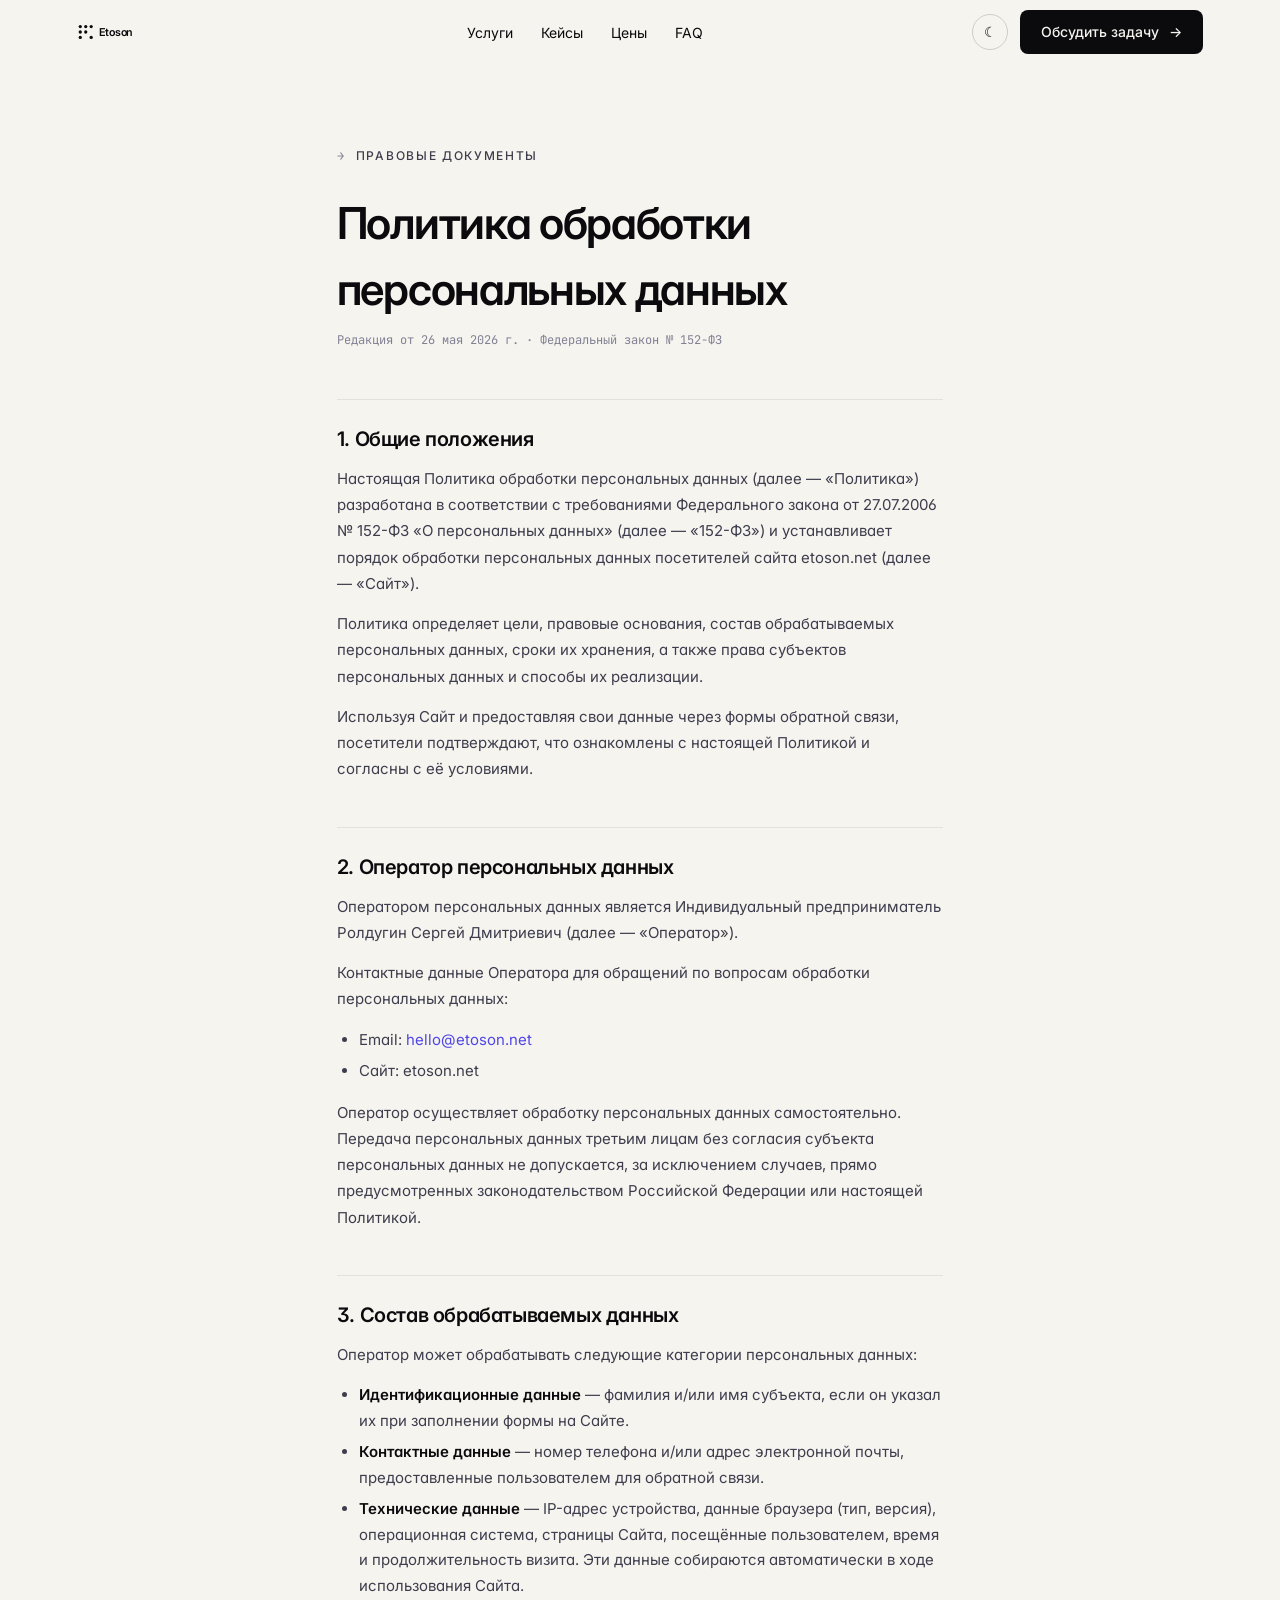
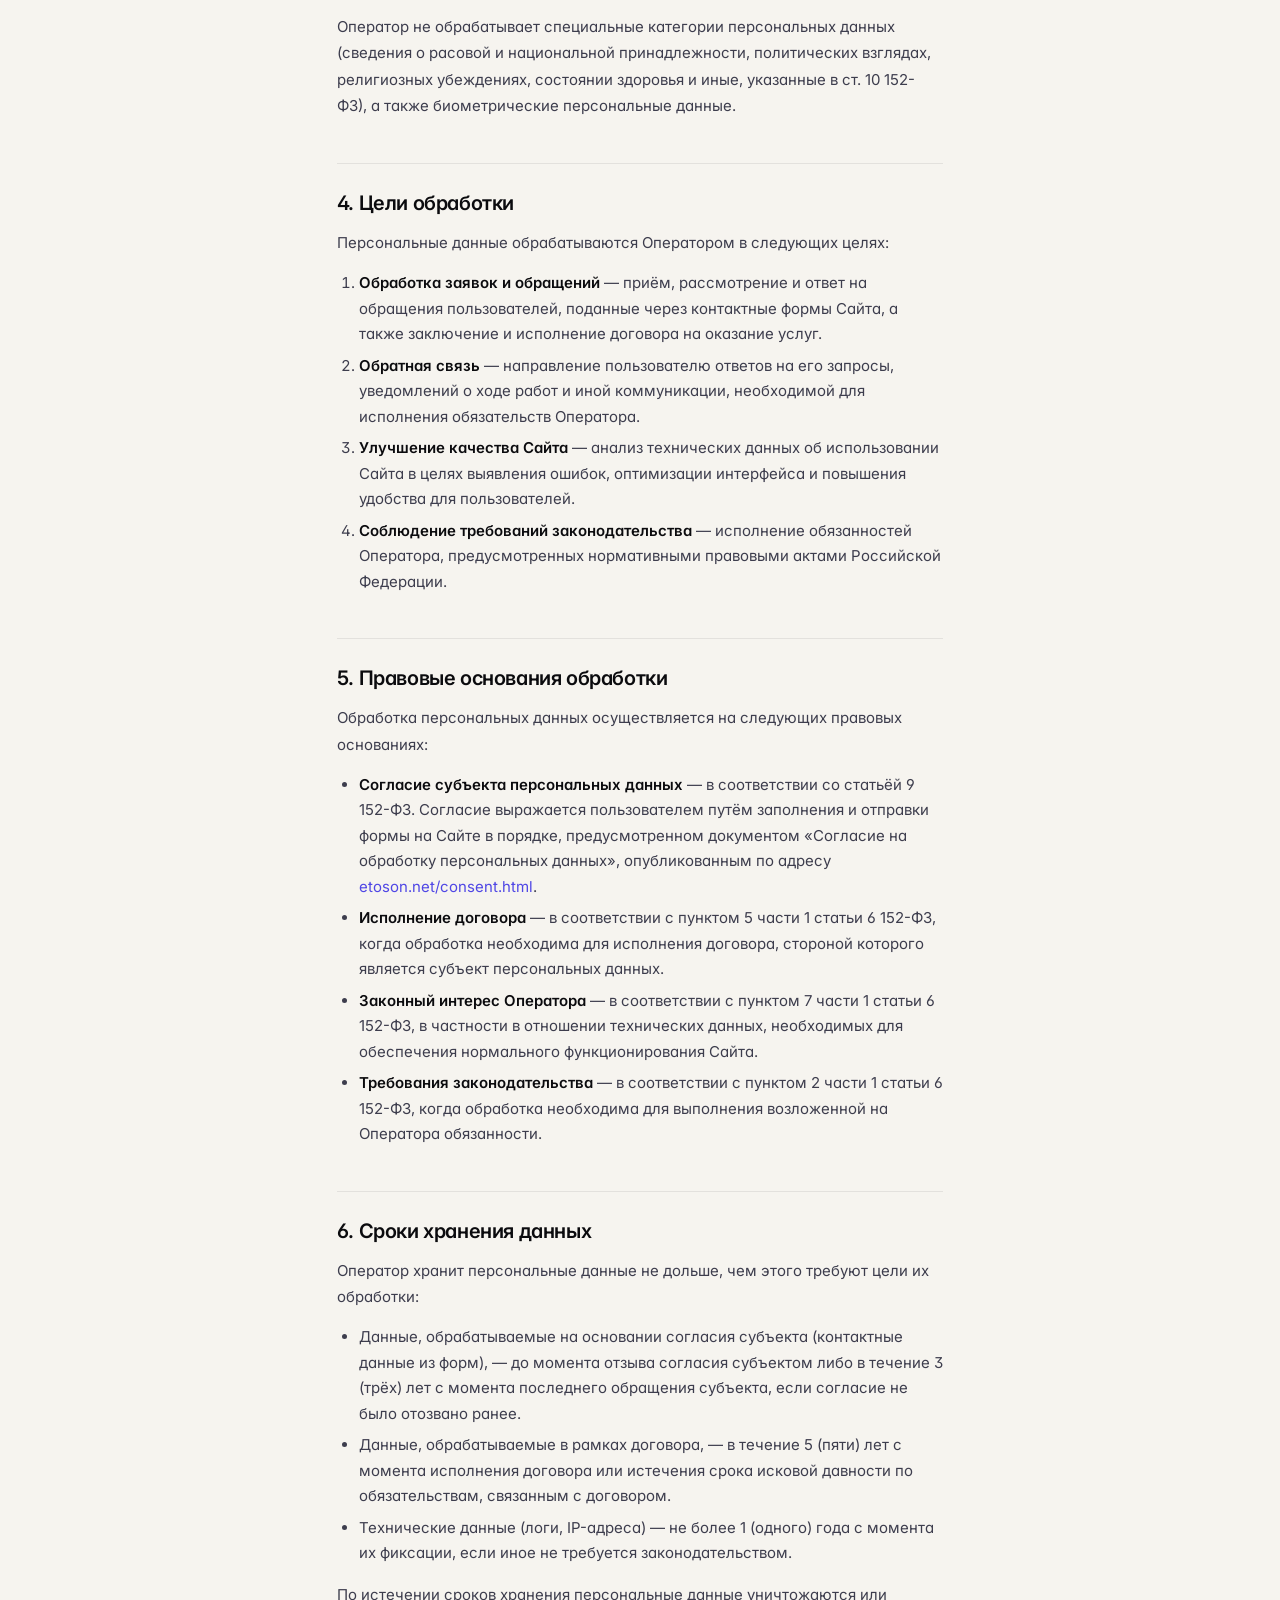
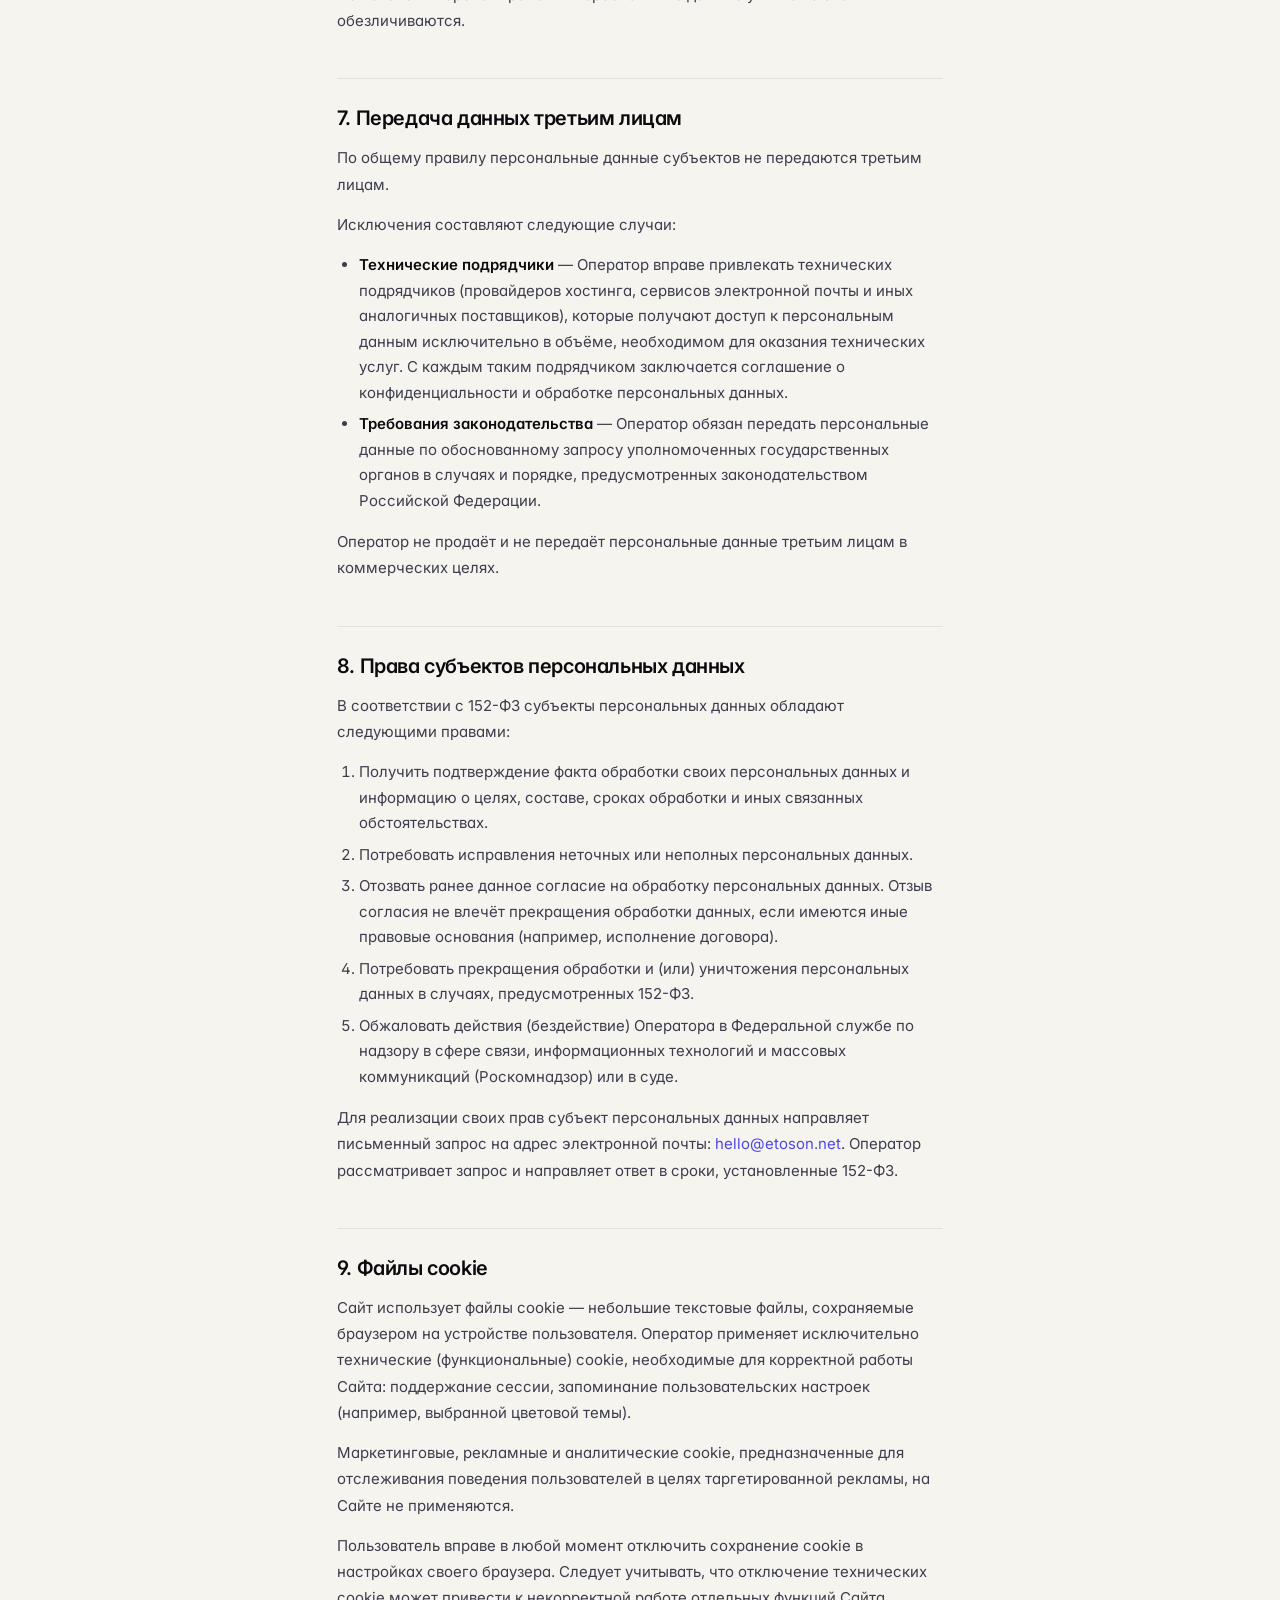
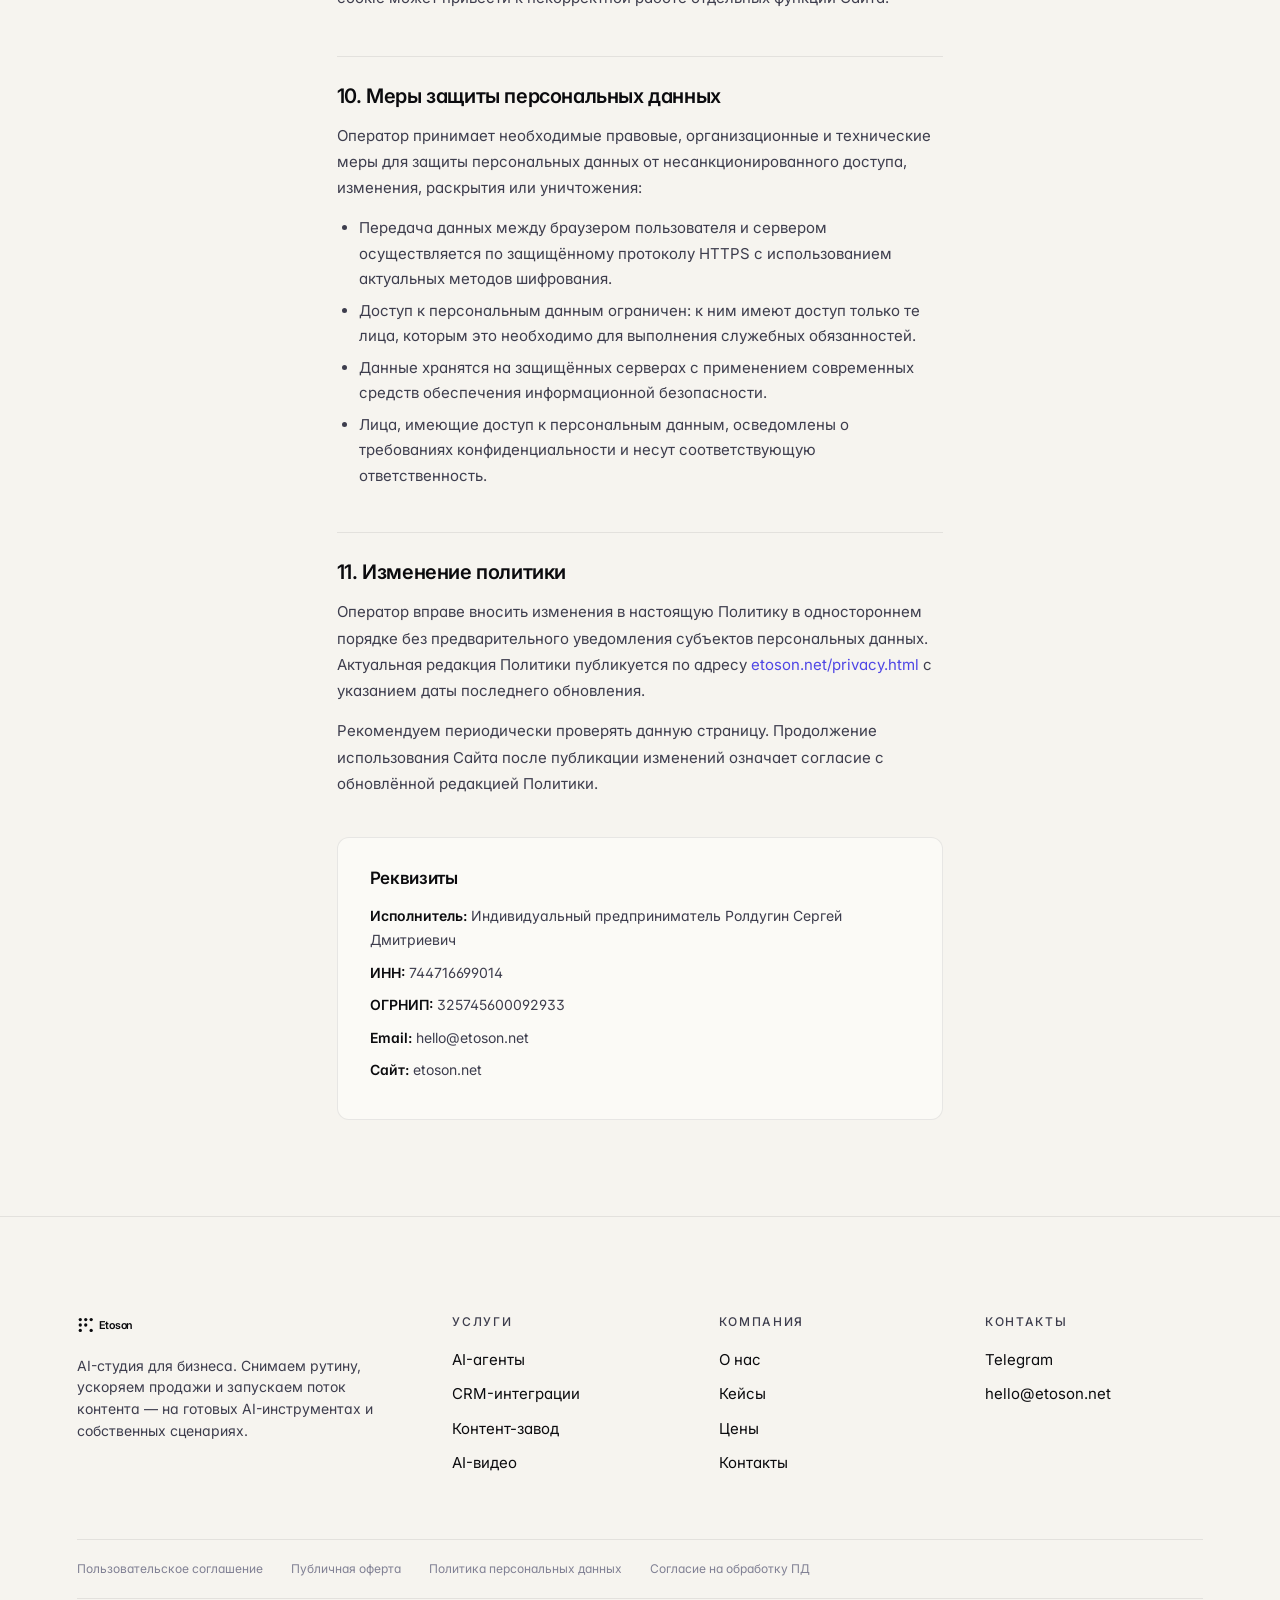
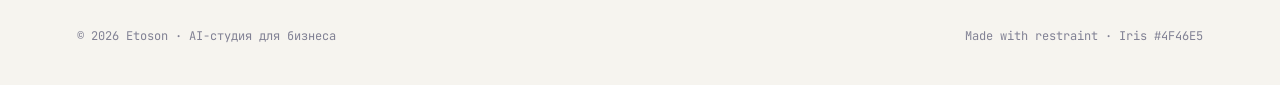
<file: privacy.html>
<!DOCTYPE html>
<html lang="ru" data-theme="light">
<head>
  <meta charset="UTF-8"/>
  <meta name="viewport" content="width=device-width, initial-scale=1.0"/>
  <meta name="robots" content="noindex"/>
  <title>Политика обработки персональных данных — Etoson</title>
  <link rel="icon" href="/favicon.ico" sizes="any"/>
  <link rel="icon" href="/favicon.svg" type="image/svg+xml"/>
  <link rel="apple-touch-icon" href="/apple-touch-icon.png"/>
  <link rel="stylesheet" href="styles/tokens.css"/>
  <link rel="stylesheet" href="styles/site.css"/>
</head>
<body class="et-base">

<header class="site-header">
  <div class="site-header__inner">
    <a class="site-header__logo" href="index.html" aria-label="Etoson">
      <svg viewBox="0 0 220 36" width="120" height="22" fill="none" aria-hidden="true">
        <g>
          <circle cx="6" cy="8" r="3" fill="currentColor"/>
          <circle cx="6" cy="18" r="3" fill="currentColor"/>
          <circle cx="6" cy="28" r="3" fill="currentColor"/>
          <circle cx="16" cy="8" r="3" fill="currentColor"/>
          <circle cx="16" cy="18" r="3" fill="currentColor"/>
          <circle cx="26" cy="8" r="3" fill="currentColor"/>
          <circle cx="26" cy="28" r="3" fill="currentColor"/>
        </g>
        <text x="40" y="25" font-family="Inter, system-ui" font-size="20" font-weight="600" letter-spacing="-0.03em" fill="currentColor">Etoson</text>
      </svg>
    </a>
    <nav class="site-header__nav">
      <a class="et-link" href="index.html#services">Услуги</a>
      <a class="et-link" href="index.html#cases">Кейсы</a>
      <a class="et-link" href="pricing.html">Цены</a>
      <a class="et-link" href="index.html#faq">FAQ</a>
    </nav>
    <div class="site-header__actions">
      <button class="icon-btn" data-theme-toggle aria-label="Сменить тему">☾</button>
      <a class="btn btn--solid" href="index.html#contact">Обсудить задачу <span class="arrow">→</span></a>
    </div>
  </div>
</header>

<main>
  <article class="legal-page">
    <span class="eyebrow"><span class="num">→</span> Правовые документы</span>
    <h1>Политика обработки персональных данных</h1>
    <p class="legal-meta">Редакция от 26 мая 2026 г. · Федеральный закон № 152-ФЗ</p>

    <h2>1. Общие положения</h2>
    <p>Настоящая Политика обработки персональных данных (далее — «Политика») разработана в соответствии с требованиями Федерального закона от 27.07.2006 № 152-ФЗ «О персональных данных» (далее — «152-ФЗ») и устанавливает порядок обработки персональных данных посетителей сайта etoson.net (далее — «Сайт»).</p>
    <p>Политика определяет цели, правовые основания, состав обрабатываемых персональных данных, сроки их хранения, а также права субъектов персональных данных и способы их реализации.</p>
    <p>Используя Сайт и предоставляя свои данные через формы обратной связи, посетители подтверждают, что ознакомлены с настоящей Политикой и согласны с её условиями.</p>

    <h2>2. Оператор персональных данных</h2>
    <p>Оператором персональных данных является Индивидуальный предприниматель Ролдугин Сергей Дмитриевич (далее — «Оператор»).</p>
    <p>Контактные данные Оператора для обращений по вопросам обработки персональных данных:</p>
    <ul>
      <li>Email: <a class="et-link" href="mailto:hello@etoson.net">hello@etoson.net</a></li>
      <li>Сайт: etoson.net</li>
    </ul>
    <p>Оператор осуществляет обработку персональных данных самостоятельно. Передача персональных данных третьим лицам без согласия субъекта персональных данных не допускается, за исключением случаев, прямо предусмотренных законодательством Российской Федерации или настоящей Политикой.</p>

    <h2>3. Состав обрабатываемых данных</h2>
    <p>Оператор может обрабатывать следующие категории персональных данных:</p>
    <ul>
      <li><strong>Идентификационные данные</strong> — фамилия и/или имя субъекта, если он указал их при заполнении формы на Сайте.</li>
      <li><strong>Контактные данные</strong> — номер телефона и/или адрес электронной почты, предоставленные пользователем для обратной связи.</li>
      <li><strong>Технические данные</strong> — IP-адрес устройства, данные браузера (тип, версия), операционная система, страницы Сайта, посещённые пользователем, время и продолжительность визита. Эти данные собираются автоматически в ходе использования Сайта.</li>
    </ul>
    <p>Оператор не обрабатывает специальные категории персональных данных (сведения о расовой и национальной принадлежности, политических взглядах, религиозных убеждениях, состоянии здоровья и иные, указанные в ст. 10 152-ФЗ), а также биометрические персональные данные.</p>

    <h2>4. Цели обработки</h2>
    <p>Персональные данные обрабатываются Оператором в следующих целях:</p>
    <ol>
      <li><strong>Обработка заявок и обращений</strong> — приём, рассмотрение и ответ на обращения пользователей, поданные через контактные формы Сайта, а также заключение и исполнение договора на оказание услуг.</li>
      <li><strong>Обратная связь</strong> — направление пользователю ответов на его запросы, уведомлений о ходе работ и иной коммуникации, необходимой для исполнения обязательств Оператора.</li>
      <li><strong>Улучшение качества Сайта</strong> — анализ технических данных об использовании Сайта в целях выявления ошибок, оптимизации интерфейса и повышения удобства для пользователей.</li>
      <li><strong>Соблюдение требований законодательства</strong> — исполнение обязанностей Оператора, предусмотренных нормативными правовыми актами Российской Федерации.</li>
    </ol>

    <h2>5. Правовые основания обработки</h2>
    <p>Обработка персональных данных осуществляется на следующих правовых основаниях:</p>
    <ul>
      <li><strong>Согласие субъекта персональных данных</strong> — в соответствии со статьёй 9 152-ФЗ. Согласие выражается пользователем путём заполнения и отправки формы на Сайте в порядке, предусмотренном документом «Согласие на обработку персональных данных», опубликованным по адресу <a class="et-link" href="consent.html">etoson.net/consent.html</a>.</li>
      <li><strong>Исполнение договора</strong> — в соответствии с пунктом 5 части 1 статьи 6 152-ФЗ, когда обработка необходима для исполнения договора, стороной которого является субъект персональных данных.</li>
      <li><strong>Законный интерес Оператора</strong> — в соответствии с пунктом 7 части 1 статьи 6 152-ФЗ, в частности в отношении технических данных, необходимых для обеспечения нормального функционирования Сайта.</li>
      <li><strong>Требования законодательства</strong> — в соответствии с пунктом 2 части 1 статьи 6 152-ФЗ, когда обработка необходима для выполнения возложенной на Оператора обязанности.</li>
    </ul>

    <h2>6. Сроки хранения данных</h2>
    <p>Оператор хранит персональные данные не дольше, чем этого требуют цели их обработки:</p>
    <ul>
      <li>Данные, обрабатываемые на основании согласия субъекта (контактные данные из форм), — до момента отзыва согласия субъектом либо в течение 3 (трёх) лет с момента последнего обращения субъекта, если согласие не было отозвано ранее.</li>
      <li>Данные, обрабатываемые в рамках договора, — в течение 5 (пяти) лет с момента исполнения договора или истечения срока исковой давности по обязательствам, связанным с договором.</li>
      <li>Технические данные (логи, IP-адреса) — не более 1 (одного) года с момента их фиксации, если иное не требуется законодательством.</li>
    </ul>
    <p>По истечении сроков хранения персональные данные уничтожаются или обезличиваются.</p>

    <h2>7. Передача данных третьим лицам</h2>
    <p>По общему правилу персональные данные субъектов не передаются третьим лицам.</p>
    <p>Исключения составляют следующие случаи:</p>
    <ul>
      <li><strong>Технические подрядчики</strong> — Оператор вправе привлекать технических подрядчиков (провайдеров хостинга, сервисов электронной почты и иных аналогичных поставщиков), которые получают доступ к персональным данным исключительно в объёме, необходимом для оказания технических услуг. С каждым таким подрядчиком заключается соглашение о конфиденциальности и обработке персональных данных.</li>
      <li><strong>Требования законодательства</strong> — Оператор обязан передать персональные данные по обоснованному запросу уполномоченных государственных органов в случаях и порядке, предусмотренных законодательством Российской Федерации.</li>
    </ul>
    <p>Оператор не продаёт и не передаёт персональные данные третьим лицам в коммерческих целях.</p>

    <h2>8. Права субъектов персональных данных</h2>
    <p>В соответствии с 152-ФЗ субъекты персональных данных обладают следующими правами:</p>
    <ol>
      <li>Получить подтверждение факта обработки своих персональных данных и информацию о целях, составе, сроках обработки и иных связанных обстоятельствах.</li>
      <li>Потребовать исправления неточных или неполных персональных данных.</li>
      <li>Отозвать ранее данное согласие на обработку персональных данных. Отзыв согласия не влечёт прекращения обработки данных, если имеются иные правовые основания (например, исполнение договора).</li>
      <li>Потребовать прекращения обработки и (или) уничтожения персональных данных в случаях, предусмотренных 152-ФЗ.</li>
      <li>Обжаловать действия (бездействие) Оператора в Федеральной службе по надзору в сфере связи, информационных технологий и массовых коммуникаций (Роскомнадзор) или в суде.</li>
    </ol>
    <p>Для реализации своих прав субъект персональных данных направляет письменный запрос на адрес электронной почты: <a class="et-link" href="mailto:hello@etoson.net">hello@etoson.net</a>. Оператор рассматривает запрос и направляет ответ в сроки, установленные 152-ФЗ.</p>

    <h2>9. Файлы cookie</h2>
    <p>Сайт использует файлы cookie — небольшие текстовые файлы, сохраняемые браузером на устройстве пользователя. Оператор применяет исключительно технические (функциональные) cookie, необходимые для корректной работы Сайта: поддержание сессии, запоминание пользовательских настроек (например, выбранной цветовой темы).</p>
    <p>Маркетинговые, рекламные и аналитические cookie, предназначенные для отслеживания поведения пользователей в целях таргетированной рекламы, на Сайте не применяются.</p>
    <p>Пользователь вправе в любой момент отключить сохранение cookie в настройках своего браузера. Следует учитывать, что отключение технических cookie может привести к некорректной работе отдельных функций Сайта.</p>

    <h2>10. Меры защиты персональных данных</h2>
    <p>Оператор принимает необходимые правовые, организационные и технические меры для защиты персональных данных от несанкционированного доступа, изменения, раскрытия или уничтожения:</p>
    <ul>
      <li>Передача данных между браузером пользователя и сервером осуществляется по защищённому протоколу HTTPS с использованием актуальных методов шифрования.</li>
      <li>Доступ к персональным данным ограничен: к ним имеют доступ только те лица, которым это необходимо для выполнения служебных обязанностей.</li>
      <li>Данные хранятся на защищённых серверах с применением современных средств обеспечения информационной безопасности.</li>
      <li>Лица, имеющие доступ к персональным данным, осведомлены о требованиях конфиденциальности и несут соответствующую ответственность.</li>
    </ul>

    <h2>11. Изменение политики</h2>
    <p>Оператор вправе вносить изменения в настоящую Политику в одностороннем порядке без предварительного уведомления субъектов персональных данных. Актуальная редакция Политики публикуется по адресу <a class="et-link" href="privacy.html">etoson.net/privacy.html</a> с указанием даты последнего обновления.</p>
    <p>Рекомендуем периодически проверять данную страницу. Продолжение использования Сайта после публикации изменений означает согласие с обновлённой редакцией Политики.</p>

    <div class="req-block">
      <h2>Реквизиты</h2>
      <p><strong>Исполнитель:</strong> Индивидуальный предприниматель Ролдугин Сергей Дмитриевич</p>
      <p><strong>ИНН:</strong> 744716699014</p>
      <p><strong>ОГРНИП:</strong> 325745600092933</p>
      <p><strong>Email:</strong> hello@etoson.net</p>
      <p><strong>Сайт:</strong> etoson.net</p>
    </div>
  </article>
</main>

<footer class="footer">
  <div class="footer__inner">
    <div class="footer__cols">
      <div class="footer__brand">
        <a class="site-header__logo" href="index.html" aria-label="Etoson" style="color:var(--fg-1);">
          <svg viewBox="0 0 220 36" width="120" height="22" fill="none" aria-hidden="true">
            <g>
              <circle cx="6" cy="8" r="3" fill="currentColor"/><circle cx="6" cy="18" r="3" fill="currentColor"/><circle cx="6" cy="28" r="3" fill="currentColor"/>
              <circle cx="16" cy="8" r="3" fill="currentColor"/><circle cx="16" cy="18" r="3" fill="currentColor"/>
              <circle cx="26" cy="8" r="3" fill="currentColor"/><circle cx="26" cy="28" r="3" fill="currentColor"/>
            </g>
            <text x="40" y="25" font-family="Inter, system-ui" font-size="20" font-weight="600" letter-spacing="-0.03em" fill="currentColor">Etoson</text>
          </svg>
        </a>
        <p class="footer__desc">AI-студия для бизнеса. Снимаем рутину, ускоряем продажи и запускаем поток контента — на готовых AI-инструментах и собственных сценариях.</p>
      </div>
      <div class="footer__col">
        <h4>Услуги</h4>
        <ul>
          <li><a class="et-link" href="index.html#services">AI-агенты</a></li>
          <li><a class="et-link" href="index.html#services">CRM-интеграции</a></li>
          <li><a class="et-link" href="index.html#services">Контент-завод</a></li>
          <li><a class="et-link" href="index.html#services">AI-видео</a></li>
        </ul>
      </div>
      <div class="footer__col">
        <h4>Компания</h4>
        <ul>
          <li><a class="et-link" href="index.html#top">О нас</a></li>
          <li><a class="et-link" href="index.html#cases">Кейсы</a></li>
          <li><a class="et-link" href="pricing.html">Цены</a></li>
          <li><a class="et-link" href="index.html#contact">Контакты</a></li>
        </ul>
      </div>
      <div class="footer__col">
        <h4>Контакты</h4>
        <ul>
          <li><a class="et-link" href="https://t.me/etosonbot" target="_blank" rel="noopener">Telegram</a></li>
          <li><a class="et-link" href="mailto:hello@etoson.net">hello@etoson.net</a></li>
        </ul>
      </div>
    </div>
    <div class="footer__legal">
      <a href="terms.html">Пользовательское соглашение</a>
      <a href="offer.html">Публичная оферта</a>
      <a href="privacy.html">Политика персональных данных</a>
      <a href="consent.html">Согласие на обработку ПД</a>
    </div>
    <div class="footer__base">
      <span>© 2026 Etoson · AI-студия для бизнеса</span>
      <span>Made with restraint · Iris #4F46E5</span>
    </div>
  </div>
</footer>
<script src="scripts/site.js"></script>

</body>
</html>
</file>
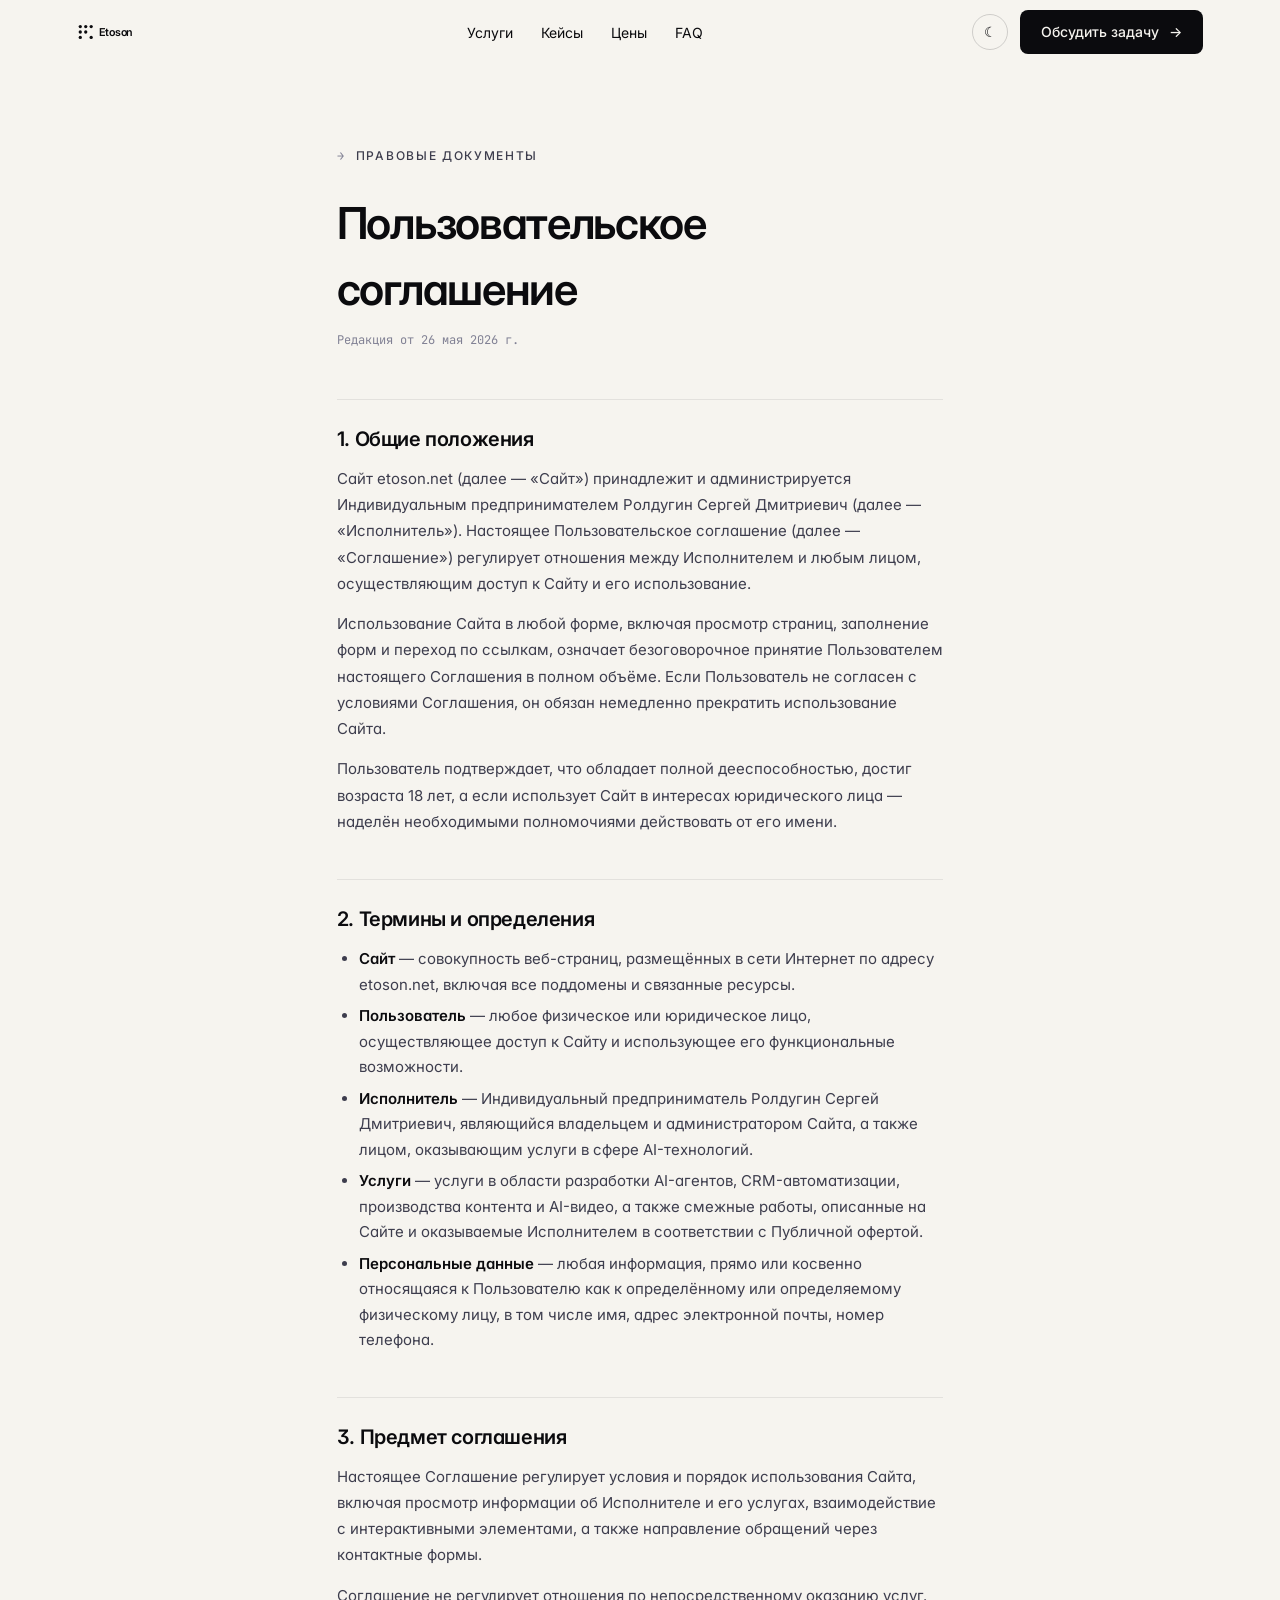
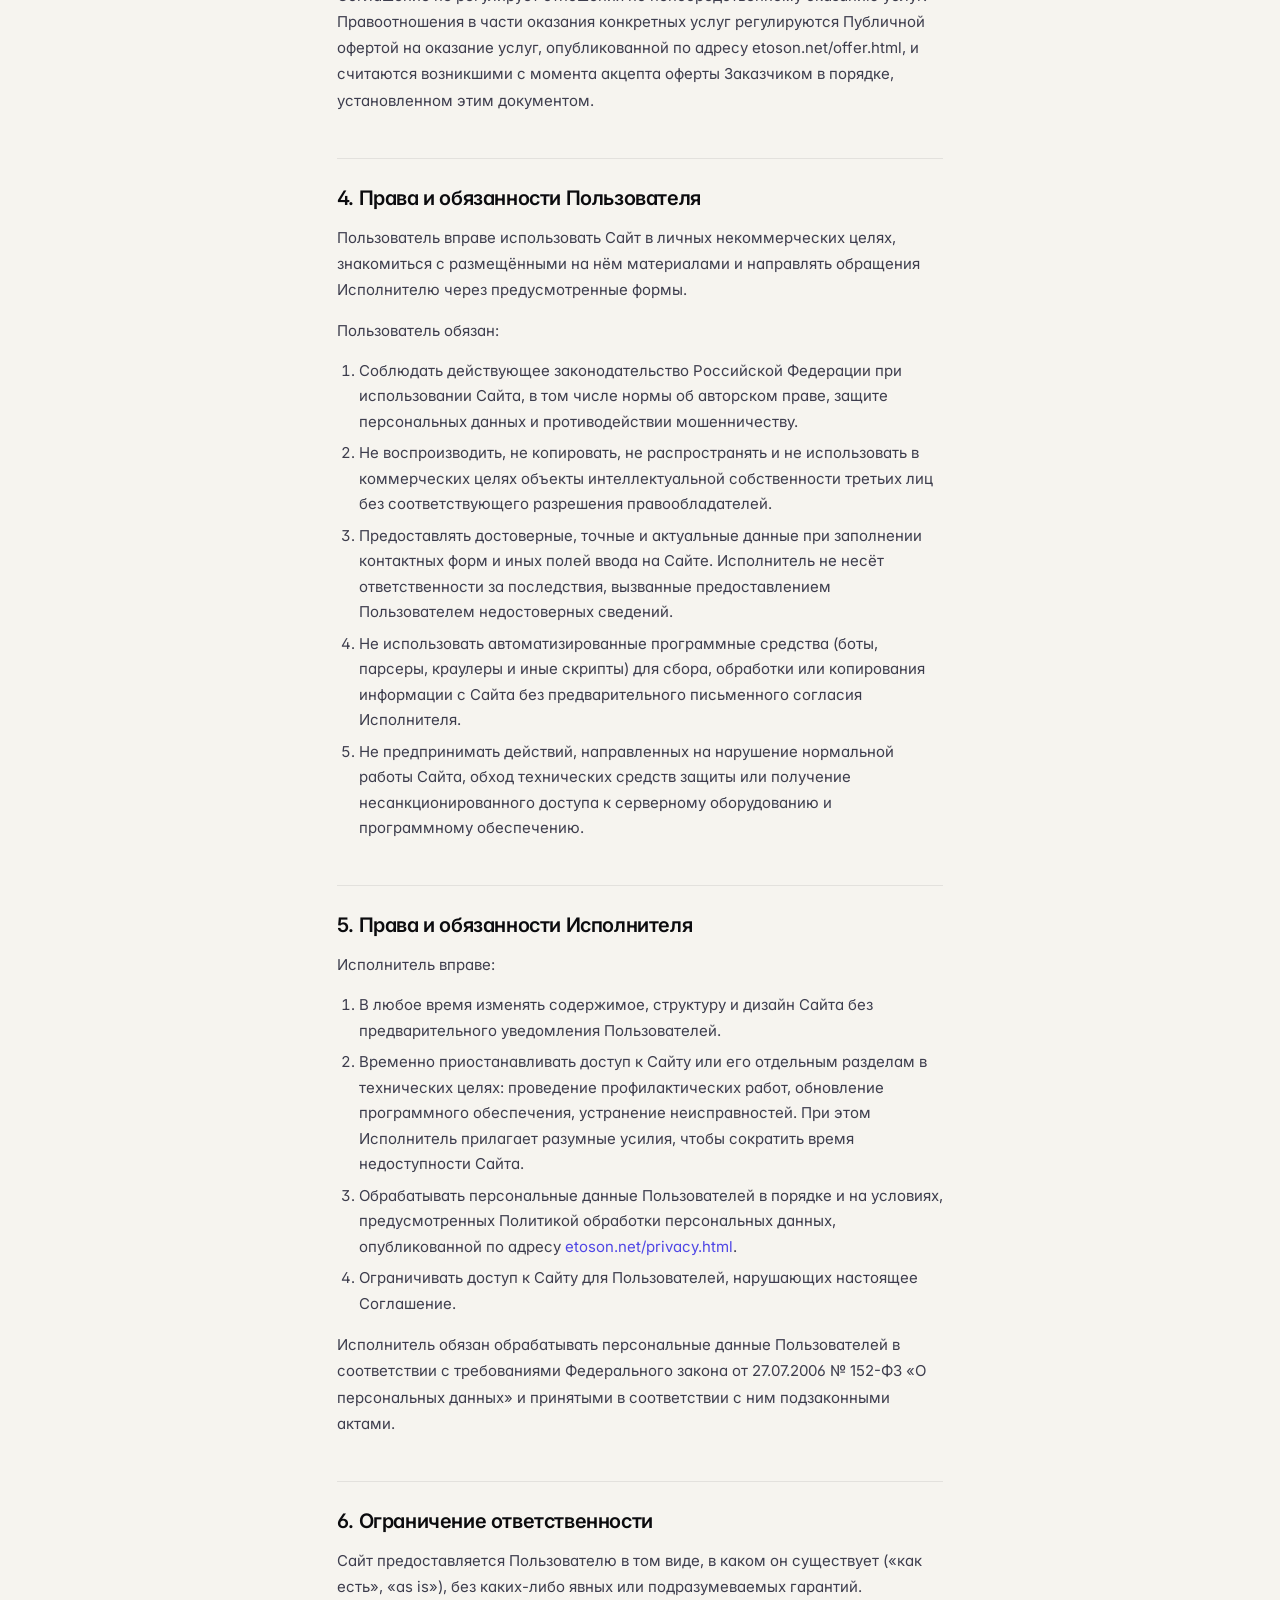
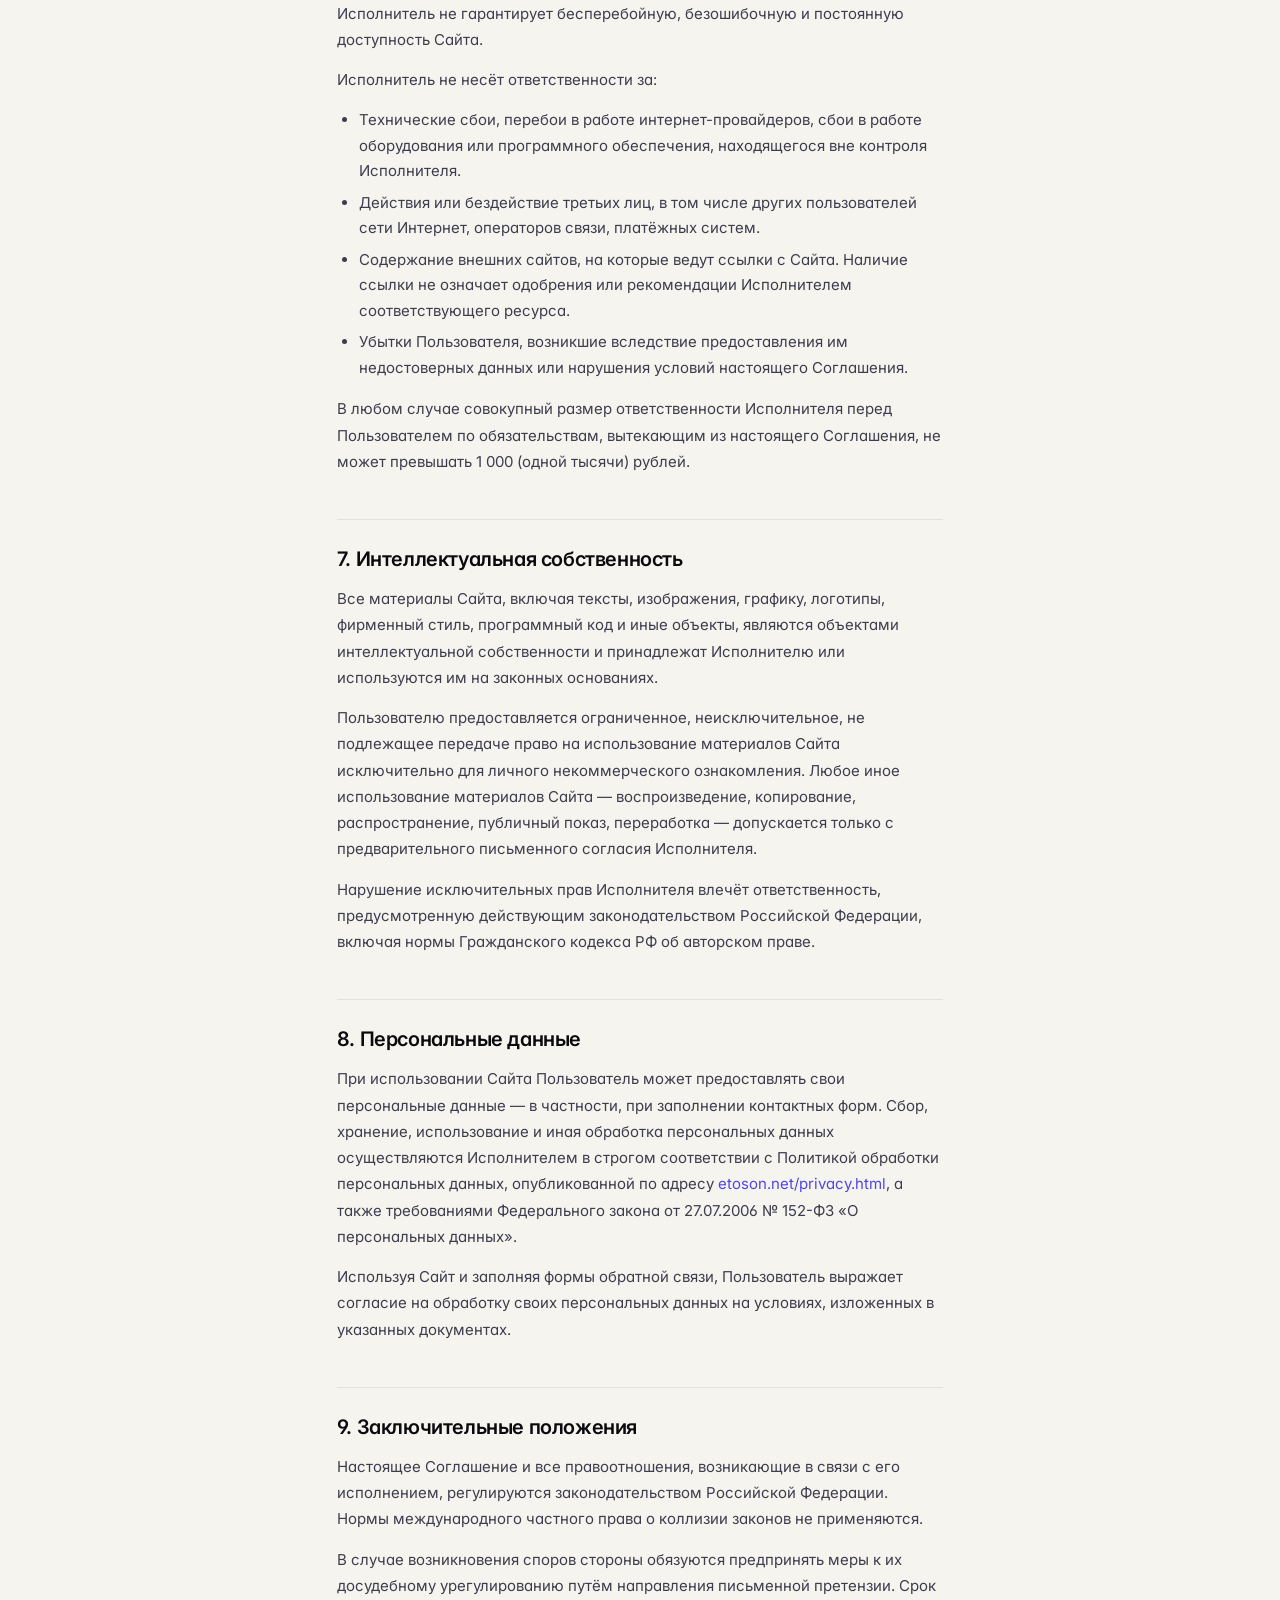
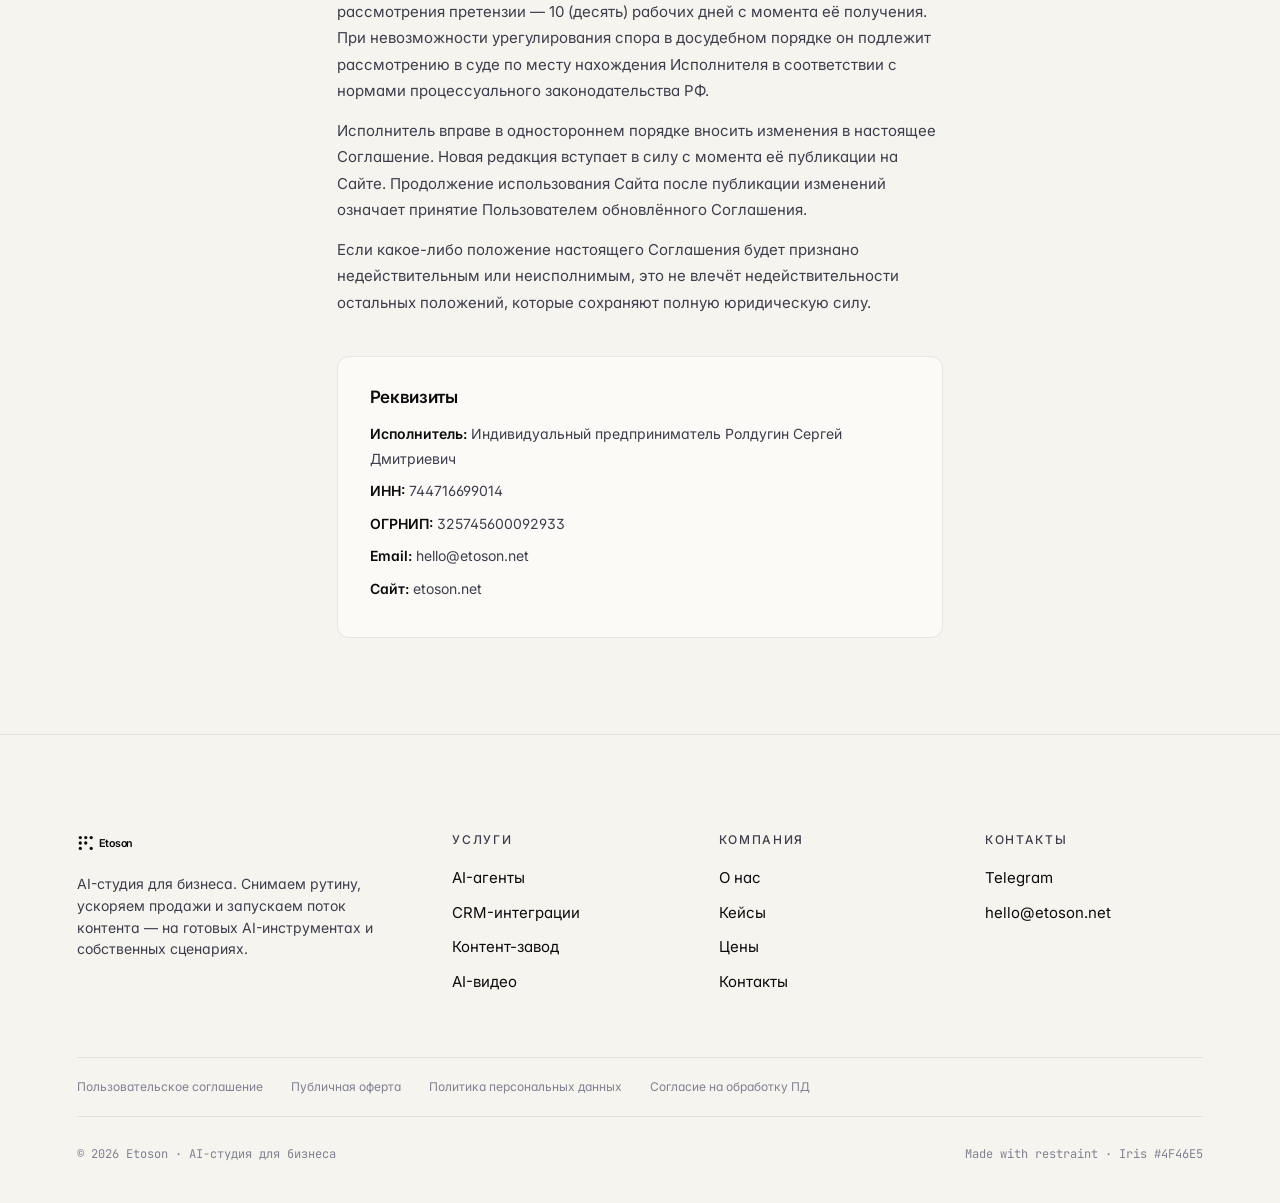
<file: terms.html>
<!DOCTYPE html>
<html lang="ru" data-theme="light">
<head>
  <meta charset="UTF-8"/>
  <meta name="viewport" content="width=device-width, initial-scale=1.0"/>
  <meta name="robots" content="noindex"/>
  <title>Пользовательское соглашение — Etoson</title>
  <link rel="icon" href="/favicon.ico" sizes="any"/>
  <link rel="icon" href="/favicon.svg" type="image/svg+xml"/>
  <link rel="apple-touch-icon" href="/apple-touch-icon.png"/>
  <link rel="stylesheet" href="styles/tokens.css"/>
  <link rel="stylesheet" href="styles/site.css"/>
</head>
<body class="et-base">

<header class="site-header">
  <div class="site-header__inner">
    <a class="site-header__logo" href="index.html" aria-label="Etoson">
      <svg viewBox="0 0 220 36" width="120" height="22" fill="none" aria-hidden="true">
        <g>
          <circle cx="6" cy="8" r="3" fill="currentColor"/>
          <circle cx="6" cy="18" r="3" fill="currentColor"/>
          <circle cx="6" cy="28" r="3" fill="currentColor"/>
          <circle cx="16" cy="8" r="3" fill="currentColor"/>
          <circle cx="16" cy="18" r="3" fill="currentColor"/>
          <circle cx="26" cy="8" r="3" fill="currentColor"/>
          <circle cx="26" cy="28" r="3" fill="currentColor"/>
        </g>
        <text x="40" y="25" font-family="Inter, system-ui" font-size="20" font-weight="600" letter-spacing="-0.03em" fill="currentColor">Etoson</text>
      </svg>
    </a>
    <nav class="site-header__nav">
      <a class="et-link" href="index.html#services">Услуги</a>
      <a class="et-link" href="index.html#cases">Кейсы</a>
      <a class="et-link" href="pricing.html">Цены</a>
      <a class="et-link" href="index.html#faq">FAQ</a>
    </nav>
    <div class="site-header__actions">
      <button class="icon-btn" data-theme-toggle aria-label="Сменить тему">☾</button>
      <a class="btn btn--solid" href="index.html#contact">Обсудить задачу <span class="arrow">→</span></a>
    </div>
  </div>
</header>

<main>
  <article class="legal-page">
    <span class="eyebrow"><span class="num">→</span> Правовые документы</span>
    <h1>Пользовательское соглашение</h1>
    <p class="legal-meta">Редакция от 26 мая 2026 г.</p>

    <h2>1. Общие положения</h2>
    <p>Сайт etoson.net (далее — «Сайт») принадлежит и администрируется Индивидуальным предпринимателем Ролдугин Сергей Дмитриевич (далее — «Исполнитель»). Настоящее Пользовательское соглашение (далее — «Соглашение») регулирует отношения между Исполнителем и любым лицом, осуществляющим доступ к Сайту и его использование.</p>
    <p>Использование Сайта в любой форме, включая просмотр страниц, заполнение форм и переход по ссылкам, означает безоговорочное принятие Пользователем настоящего Соглашения в полном объёме. Если Пользователь не согласен с условиями Соглашения, он обязан немедленно прекратить использование Сайта.</p>
    <p>Пользователь подтверждает, что обладает полной дееспособностью, достиг возраста 18 лет, а если использует Сайт в интересах юридического лица — наделён необходимыми полномочиями действовать от его имени.</p>

    <h2>2. Термины и определения</h2>
    <ul>
      <li><strong>Сайт</strong> — совокупность веб-страниц, размещённых в сети Интернет по адресу etoson.net, включая все поддомены и связанные ресурсы.</li>
      <li><strong>Пользователь</strong> — любое физическое или юридическое лицо, осуществляющее доступ к Сайту и использующее его функциональные возможности.</li>
      <li><strong>Исполнитель</strong> — Индивидуальный предприниматель Ролдугин Сергей Дмитриевич, являющийся владельцем и администратором Сайта, а также лицом, оказывающим услуги в сфере AI-технологий.</li>
      <li><strong>Услуги</strong> — услуги в области разработки AI-агентов, CRM-автоматизации, производства контента и AI-видео, а также смежные работы, описанные на Сайте и оказываемые Исполнителем в соответствии с Публичной офертой.</li>
      <li><strong>Персональные данные</strong> — любая информация, прямо или косвенно относящаяся к Пользователю как к определённому или определяемому физическому лицу, в том числе имя, адрес электронной почты, номер телефона.</li>
    </ul>

    <h2>3. Предмет соглашения</h2>
    <p>Настоящее Соглашение регулирует условия и порядок использования Сайта, включая просмотр информации об Исполнителе и его услугах, взаимодействие с интерактивными элементами, а также направление обращений через контактные формы.</p>
    <p>Соглашение не регулирует отношения по непосредственному оказанию услуг. Правоотношения в части оказания конкретных услуг регулируются Публичной офертой на оказание услуг, опубликованной по адресу etoson.net/offer.html, и считаются возникшими с момента акцепта оферты Заказчиком в порядке, установленном этим документом.</p>

    <h2>4. Права и обязанности Пользователя</h2>
    <p>Пользователь вправе использовать Сайт в личных некоммерческих целях, знакомиться с размещёнными на нём материалами и направлять обращения Исполнителю через предусмотренные формы.</p>
    <p>Пользователь обязан:</p>
    <ol>
      <li>Соблюдать действующее законодательство Российской Федерации при использовании Сайта, в том числе нормы об авторском праве, защите персональных данных и противодействии мошенничеству.</li>
      <li>Не воспроизводить, не копировать, не распространять и не использовать в коммерческих целях объекты интеллектуальной собственности третьих лиц без соответствующего разрешения правообладателей.</li>
      <li>Предоставлять достоверные, точные и актуальные данные при заполнении контактных форм и иных полей ввода на Сайте. Исполнитель не несёт ответственности за последствия, вызванные предоставлением Пользователем недостоверных сведений.</li>
      <li>Не использовать автоматизированные программные средства (боты, парсеры, краулеры и иные скрипты) для сбора, обработки или копирования информации с Сайта без предварительного письменного согласия Исполнителя.</li>
      <li>Не предпринимать действий, направленных на нарушение нормальной работы Сайта, обход технических средств защиты или получение несанкционированного доступа к серверному оборудованию и программному обеспечению.</li>
    </ol>

    <h2>5. Права и обязанности Исполнителя</h2>
    <p>Исполнитель вправе:</p>
    <ol>
      <li>В любое время изменять содержимое, структуру и дизайн Сайта без предварительного уведомления Пользователей.</li>
      <li>Временно приостанавливать доступ к Сайту или его отдельным разделам в технических целях: проведение профилактических работ, обновление программного обеспечения, устранение неисправностей. При этом Исполнитель прилагает разумные усилия, чтобы сократить время недоступности Сайта.</li>
      <li>Обрабатывать персональные данные Пользователей в порядке и на условиях, предусмотренных Политикой обработки персональных данных, опубликованной по адресу <a class="et-link" href="privacy.html">etoson.net/privacy.html</a>.</li>
      <li>Ограничивать доступ к Сайту для Пользователей, нарушающих настоящее Соглашение.</li>
    </ol>
    <p>Исполнитель обязан обрабатывать персональные данные Пользователей в соответствии с требованиями Федерального закона от 27.07.2006 № 152-ФЗ «О персональных данных» и принятыми в соответствии с ним подзаконными актами.</p>

    <h2>6. Ограничение ответственности</h2>
    <p>Сайт предоставляется Пользователю в том виде, в каком он существует («как есть», «as is»), без каких-либо явных или подразумеваемых гарантий. Исполнитель не гарантирует бесперебойную, безошибочную и постоянную доступность Сайта.</p>
    <p>Исполнитель не несёт ответственности за:</p>
    <ul>
      <li>Технические сбои, перебои в работе интернет-провайдеров, сбои в работе оборудования или программного обеспечения, находящегося вне контроля Исполнителя.</li>
      <li>Действия или бездействие третьих лиц, в том числе других пользователей сети Интернет, операторов связи, платёжных систем.</li>
      <li>Содержание внешних сайтов, на которые ведут ссылки с Сайта. Наличие ссылки не означает одобрения или рекомендации Исполнителем соответствующего ресурса.</li>
      <li>Убытки Пользователя, возникшие вследствие предоставления им недостоверных данных или нарушения условий настоящего Соглашения.</li>
    </ul>
    <p>В любом случае совокупный размер ответственности Исполнителя перед Пользователем по обязательствам, вытекающим из настоящего Соглашения, не может превышать 1 000 (одной тысячи) рублей.</p>

    <h2>7. Интеллектуальная собственность</h2>
    <p>Все материалы Сайта, включая тексты, изображения, графику, логотипы, фирменный стиль, программный код и иные объекты, являются объектами интеллектуальной собственности и принадлежат Исполнителю или используются им на законных основаниях.</p>
    <p>Пользователю предоставляется ограниченное, неисключительное, не подлежащее передаче право на использование материалов Сайта исключительно для личного некоммерческого ознакомления. Любое иное использование материалов Сайта — воспроизведение, копирование, распространение, публичный показ, переработка — допускается только с предварительного письменного согласия Исполнителя.</p>
    <p>Нарушение исключительных прав Исполнителя влечёт ответственность, предусмотренную действующим законодательством Российской Федерации, включая нормы Гражданского кодекса РФ об авторском праве.</p>

    <h2>8. Персональные данные</h2>
    <p>При использовании Сайта Пользователь может предоставлять свои персональные данные — в частности, при заполнении контактных форм. Сбор, хранение, использование и иная обработка персональных данных осуществляются Исполнителем в строгом соответствии с Политикой обработки персональных данных, опубликованной по адресу <a class="et-link" href="privacy.html">etoson.net/privacy.html</a>, а также требованиями Федерального закона от 27.07.2006 № 152-ФЗ «О персональных данных».</p>
    <p>Используя Сайт и заполняя формы обратной связи, Пользователь выражает согласие на обработку своих персональных данных на условиях, изложенных в указанных документах.</p>

    <h2>9. Заключительные положения</h2>
    <p>Настоящее Соглашение и все правоотношения, возникающие в связи с его исполнением, регулируются законодательством Российской Федерации. Нормы международного частного права о коллизии законов не применяются.</p>
    <p>В случае возникновения споров стороны обязуются предпринять меры к их досудебному урегулированию путём направления письменной претензии. Срок рассмотрения претензии — 10 (десять) рабочих дней с момента её получения. При невозможности урегулирования спора в досудебном порядке он подлежит рассмотрению в суде по месту нахождения Исполнителя в соответствии с нормами процессуального законодательства РФ.</p>
    <p>Исполнитель вправе в одностороннем порядке вносить изменения в настоящее Соглашение. Новая редакция вступает в силу с момента её публикации на Сайте. Продолжение использования Сайта после публикации изменений означает принятие Пользователем обновлённого Соглашения.</p>
    <p>Если какое-либо положение настоящего Соглашения будет признано недействительным или неисполнимым, это не влечёт недействительности остальных положений, которые сохраняют полную юридическую силу.</p>

    <div class="req-block">
      <h2>Реквизиты</h2>
      <p><strong>Исполнитель:</strong> Индивидуальный предприниматель Ролдугин Сергей Дмитриевич</p>
      <p><strong>ИНН:</strong> 744716699014</p>
      <p><strong>ОГРНИП:</strong> 325745600092933</p>
      <p><strong>Email:</strong> hello@etoson.net</p>
      <p><strong>Сайт:</strong> etoson.net</p>
    </div>
  </article>
</main>

<footer class="footer">
  <div class="footer__inner">
    <div class="footer__cols">
      <div class="footer__brand">
        <a class="site-header__logo" href="index.html" aria-label="Etoson" style="color:var(--fg-1);">
          <svg viewBox="0 0 220 36" width="120" height="22" fill="none" aria-hidden="true">
            <g>
              <circle cx="6" cy="8" r="3" fill="currentColor"/><circle cx="6" cy="18" r="3" fill="currentColor"/><circle cx="6" cy="28" r="3" fill="currentColor"/>
              <circle cx="16" cy="8" r="3" fill="currentColor"/><circle cx="16" cy="18" r="3" fill="currentColor"/>
              <circle cx="26" cy="8" r="3" fill="currentColor"/><circle cx="26" cy="28" r="3" fill="currentColor"/>
            </g>
            <text x="40" y="25" font-family="Inter, system-ui" font-size="20" font-weight="600" letter-spacing="-0.03em" fill="currentColor">Etoson</text>
          </svg>
        </a>
        <p class="footer__desc">AI-студия для бизнеса. Снимаем рутину, ускоряем продажи и запускаем поток контента — на готовых AI-инструментах и собственных сценариях.</p>
      </div>
      <div class="footer__col">
        <h4>Услуги</h4>
        <ul>
          <li><a class="et-link" href="index.html#services">AI-агенты</a></li>
          <li><a class="et-link" href="index.html#services">CRM-интеграции</a></li>
          <li><a class="et-link" href="index.html#services">Контент-завод</a></li>
          <li><a class="et-link" href="index.html#services">AI-видео</a></li>
        </ul>
      </div>
      <div class="footer__col">
        <h4>Компания</h4>
        <ul>
          <li><a class="et-link" href="index.html#top">О нас</a></li>
          <li><a class="et-link" href="index.html#cases">Кейсы</a></li>
          <li><a class="et-link" href="pricing.html">Цены</a></li>
          <li><a class="et-link" href="index.html#contact">Контакты</a></li>
        </ul>
      </div>
      <div class="footer__col">
        <h4>Контакты</h4>
        <ul>
          <li><a class="et-link" href="https://t.me/etosonbot" target="_blank" rel="noopener">Telegram</a></li>
          <li><a class="et-link" href="mailto:hello@etoson.net">hello@etoson.net</a></li>
        </ul>
      </div>
    </div>
    <div class="footer__legal">
      <a href="terms.html">Пользовательское соглашение</a>
      <a href="offer.html">Публичная оферта</a>
      <a href="privacy.html">Политика персональных данных</a>
      <a href="consent.html">Согласие на обработку ПД</a>
    </div>
    <div class="footer__base">
      <span>© 2026 Etoson · AI-студия для бизнеса</span>
      <span>Made with restraint · Iris #4F46E5</span>
    </div>
  </div>
</footer>
<script src="scripts/site.js"></script>

</body>
</html>
</file>
<file: styles/tokens.css>
/* =========================================================
   Etoson — Design Tokens
   Premium tech / B2B AI infrastructure
   Two-mode (light + dark), near-monochrome with one accent.
   ========================================================= */

/* Inter + JetBrains Mono — both ship with cyrillic + cyrillic-ext subsets,
   so Russian (Russian + Ukrainian + extended cyrillic) renders natively. */
@import url('https://fonts.googleapis.com/css2?family=Inter:opsz,wght@14..32,300;14..32,400;14..32,500;14..32,600;14..32,700;14..32,800&family=JetBrains+Mono:wght@400;500;600&subset=cyrillic,cyrillic-ext,latin,latin-ext&display=swap');

:root {
  /* ---------- Color: brand ---------- */
  --brand-iris-50:  #EEF0FF;
  --brand-iris-100: #E0E3FF;
  --brand-iris-200: #C2C7FF;
  --brand-iris-300: #9AA0FF;
  --brand-iris-400: #7A78FF;
  --brand-iris-500: #6366F1;   /* primary accent */
  --brand-iris-600: #4F46E5;   /* default accent on light */
  --brand-iris-700: #4338CA;
  --brand-iris-800: #3730A3;
  --brand-iris-900: #1F1B6B;

  /* Replacement note: "green" elements from the Wonder Makers
     reference are remapped to --accent / --brand-iris-* */

  /* ---------- Color: neutrals ---------- */
  --ink-0:   #0B0B0E;   /* deepest ink */
  --ink-1:   #14141A;
  --ink-2:   #1C1C24;
  --ink-3:   #2A2A35;
  --ink-4:   #3D3D4D;
  --ink-5:   #5A5A6E;
  --ink-6:   #818194;
  --ink-7:   #A6A6B5;
  --ink-8:   #C9C9D3;
  --ink-9:   #E4E4EA;

  --paper-0: #FFFFFF;
  --paper-1: #FBFAF6;   /* warm white */
  --paper-2: #F6F4EF;   /* default light bg */
  --paper-3: #EFEDE6;
  --paper-4: #E6E3DA;

  /* ---------- Color: semantic (light mode default) ---------- */
  --bg:        var(--paper-2);
  --bg-elev-1: var(--paper-1);
  --bg-elev-2: var(--paper-0);
  --bg-inset:  var(--paper-3);

  --fg-1: var(--ink-0);   /* primary text */
  --fg-2: var(--ink-4);   /* secondary text */
  --fg-3: var(--ink-6);   /* tertiary / captions */
  --fg-4: var(--ink-7);   /* disabled / placeholder */

  --border-1: color-mix(in oklab, var(--ink-0) 8%, transparent);
  --border-2: color-mix(in oklab, var(--ink-0) 16%, transparent);
  --border-3: color-mix(in oklab, var(--ink-0) 28%, transparent);

  --accent:        var(--brand-iris-600);
  --accent-hover:  var(--brand-iris-700);
  --accent-soft:   var(--brand-iris-50);
  --accent-fg:     #FFFFFF;

  /* Status (used sparingly in dashboard kit) */
  --success:  #1F8A55;
  --warning:  #C9821A;
  --danger:   #C03B3B;
  --info:     var(--accent);

  /* Focus ring */
  --ring: 0 0 0 3px color-mix(in oklab, var(--accent) 40%, transparent);

  /* ---------- Type: families ---------- */
  --font-sans: 'Inter', 'Söhne', 'Helvetica Neue', system-ui, -apple-system, sans-serif;
  --font-display: 'Inter', 'Söhne', 'Helvetica Neue', system-ui, sans-serif;
  --font-mono: 'JetBrains Mono', 'IBM Plex Mono', ui-monospace, 'SF Mono', Menlo, monospace;

  /* ---------- Type: scale (fluid) ---------- */
  --fs-display-xl: clamp(72px, 10vw, 168px);
  --fs-display-lg: clamp(56px, 7.2vw, 120px);
  --fs-display-md: clamp(40px, 5vw, 80px);
  --fs-h1: clamp(36px, 4vw, 64px);
  --fs-h2: clamp(28px, 3vw, 44px);
  --fs-h3: clamp(22px, 2vw, 28px);
  --fs-h4: 20px;
  --fs-eyebrow: 12px;
  --fs-body: 16px;
  --fs-body-lg: 18px;
  --fs-caption: 13px;
  --fs-mono: 13px;

  /* ---------- Type: tracking ---------- */
  --tr-display: -0.04em;
  --tr-h1: -0.03em;
  --tr-h2: -0.025em;
  --tr-h3: -0.02em;
  --tr-body: 0;
  --tr-eyebrow: 0.14em;
  --tr-mono: 0;

  /* ---------- Type: line-height ---------- */
  --lh-display: 0.92;
  --lh-tight: 1.1;
  --lh-snug: 1.25;
  --lh-body: 1.5;
  --lh-loose: 1.7;

  /* ---------- Spacing (4px base) ---------- */
  --sp-0: 0;
  --sp-1: 2px;
  --sp-2: 4px;
  --sp-3: 8px;
  --sp-4: 12px;
  --sp-5: 16px;
  --sp-6: 24px;
  --sp-7: 32px;
  --sp-8: 48px;
  --sp-9: 64px;
  --sp-10: 96px;
  --sp-11: 128px;
  --sp-12: 192px;

  --section-y: clamp(96px, 12vw, 192px);
  --gutter: 24px;
  --margin-x: clamp(24px, 6vw, 96px);
  --max-w: 1440px;

  /* ---------- Radius ---------- */
  --r-0: 0;
  --r-1: 4px;
  --r-2: 8px;
  --r-3: 12px;
  --r-4: 16px;
  --r-pill: 999px;

  /* ---------- Shadow (foreground-tinted) ---------- */
  --shadow-1: 0 1px 2px color-mix(in oklab, var(--ink-0) 4%, transparent),
              0 4px 12px color-mix(in oklab, var(--ink-0) 6%, transparent);
  --shadow-2: 0 8px 24px color-mix(in oklab, var(--ink-0) 8%, transparent),
              0 24px 48px color-mix(in oklab, var(--ink-0) 12%, transparent);

  /* ---------- Motion ---------- */
  --ease-enter: cubic-bezier(0.2, 0.8, 0.2, 1);
  --ease-exit:  cubic-bezier(0.4, 0, 0.2, 1);
  --ease-inout: cubic-bezier(0.4, 0, 0.2, 1);
  --dur-fast: 200ms;
  --dur-base: 400ms;
  --dur-slow: 600ms;
}

/* ----------- Dark mode ----------- */
:root[data-theme="dark"],
.dark {
  --bg:        var(--ink-0);
  --bg-elev-1: var(--ink-1);
  --bg-elev-2: var(--ink-2);
  --bg-inset:  var(--ink-1);

  --fg-1: var(--paper-2);
  --fg-2: var(--ink-8);
  --fg-3: var(--ink-7);
  --fg-4: var(--ink-6);

  --border-1: color-mix(in oklab, var(--paper-2) 10%, transparent);
  --border-2: color-mix(in oklab, var(--paper-2) 18%, transparent);
  --border-3: color-mix(in oklab, var(--paper-2) 30%, transparent);

  --accent:       var(--brand-iris-500);
  --accent-hover: var(--brand-iris-400);
  --accent-soft:  color-mix(in oklab, var(--brand-iris-500) 16%, transparent);
  --accent-fg:    #FFFFFF;

  --shadow-1: 0 1px 2px color-mix(in oklab, #000 40%, transparent),
              0 4px 12px color-mix(in oklab, #000 50%, transparent);
  --shadow-2: 0 8px 24px color-mix(in oklab, #000 50%, transparent),
              0 24px 48px color-mix(in oklab, #000 60%, transparent);
}

/* ============================================================
   Semantic type classes — apply directly or copy values
   ============================================================ */

.t-display-xl, .et-display-xl {
  font-family: var(--font-display);
  font-size: var(--fs-display-xl);
  line-height: var(--lh-display);
  letter-spacing: var(--tr-display);
  font-weight: 600;
  color: var(--fg-1);
}
.t-display-lg, .et-display-lg {
  font-family: var(--font-display);
  font-size: var(--fs-display-lg);
  line-height: var(--lh-display);
  letter-spacing: var(--tr-display);
  font-weight: 600;
  color: var(--fg-1);
}
.t-display-md, .et-display-md {
  font-family: var(--font-display);
  font-size: var(--fs-display-md);
  line-height: var(--lh-tight);
  letter-spacing: var(--tr-h1);
  font-weight: 600;
  color: var(--fg-1);
}
.t-h1, .et-h1 {
  font-family: var(--font-display);
  font-size: var(--fs-h1);
  line-height: var(--lh-tight);
  letter-spacing: var(--tr-h1);
  font-weight: 600;
  color: var(--fg-1);
}
.t-h2, .et-h2 {
  font-family: var(--font-display);
  font-size: var(--fs-h2);
  line-height: var(--lh-snug);
  letter-spacing: var(--tr-h2);
  font-weight: 600;
  color: var(--fg-1);
}
.t-h3, .et-h3 {
  font-family: var(--font-sans);
  font-size: var(--fs-h3);
  line-height: var(--lh-snug);
  letter-spacing: var(--tr-h3);
  font-weight: 600;
  color: var(--fg-1);
}
.t-h4, .et-h4 {
  font-family: var(--font-sans);
  font-size: var(--fs-h4);
  line-height: var(--lh-snug);
  font-weight: 600;
  color: var(--fg-1);
}
.t-eyebrow, .et-eyebrow {
  font-family: var(--font-sans);
  font-size: var(--fs-eyebrow);
  letter-spacing: var(--tr-eyebrow);
  text-transform: uppercase;
  font-weight: 500;
  color: var(--fg-2);
}
.t-body, .et-body {
  font-family: var(--font-sans);
  font-size: var(--fs-body);
  line-height: var(--lh-body);
  font-weight: 400;
  color: var(--fg-1);
}
.t-body-lg, .et-body-lg {
  font-family: var(--font-sans);
  font-size: var(--fs-body-lg);
  line-height: var(--lh-body);
  font-weight: 400;
  color: var(--fg-1);
}
.t-caption, .et-caption {
  font-family: var(--font-sans);
  font-size: var(--fs-caption);
  line-height: var(--lh-snug);
  color: var(--fg-3);
}
.t-mono, .et-mono, code, .code {
  font-family: var(--font-mono);
  font-size: var(--fs-mono);
  letter-spacing: var(--tr-mono);
  font-weight: 500;
  color: var(--fg-2);
  font-feature-settings: 'ss01', 'cv11';
}

/* Built-in element defaults (opt-in; scope under .et-prose if needed) */
.et-prose h1 { @extend .t-h1; }
.et-prose h2 { @extend .t-h2; }
.et-prose h3 { @extend .t-h3; }
.et-prose p  { @extend .t-body; }

/* ============================================================
   Utility surfaces
   ============================================================ */
.et-surface { background: var(--bg); color: var(--fg-1); }
.et-surface-elev-1 { background: var(--bg-elev-1); color: var(--fg-1); }
.et-surface-elev-2 { background: var(--bg-elev-2); color: var(--fg-1); }
.et-card {
  background: var(--bg-elev-1);
  border: 1px solid var(--border-1);
  border-radius: var(--r-3);
  padding: var(--sp-7);
  transition: border-color var(--dur-base) var(--ease-enter), transform var(--dur-base) var(--ease-enter);
}
.et-card:hover { border-color: var(--border-2); transform: translateY(-2px); }

/* Buttons */
.et-btn {
  font-family: var(--font-sans);
  font-size: 14px;
  font-weight: 500;
  line-height: 1;
  padding: 12px 18px;
  border-radius: var(--r-2);
  border: 1px solid transparent;
  background: var(--fg-1);
  color: var(--bg);
  cursor: pointer;
  transition: background var(--dur-fast) var(--ease-enter), transform 50ms ease;
  display: inline-flex; align-items: center; gap: 8px;
}
.et-btn:hover  { background: color-mix(in oklab, var(--fg-1) 88%, var(--bg)); }
.et-btn:active { transform: scale(0.99); }

.et-btn--ghost {
  background: transparent;
  color: var(--fg-1);
  border-color: var(--border-2);
}
.et-btn--ghost:hover { border-color: var(--border-3); background: var(--bg-elev-1); }

.et-btn--accent {
  background: var(--accent);
  color: var(--accent-fg);
}
.et-btn--accent:hover { background: var(--accent-hover); }

/* Animated underline link */
.et-link {
  color: var(--fg-1);
  text-decoration: none;
  position: relative;
  display: inline-block;
}
.et-link::after {
  content: "";
  position: absolute; left: 0; right: 0; bottom: -2px; height: 1px;
  background: currentColor;
  transform: scaleX(0); transform-origin: left;
  transition: transform var(--dur-base) var(--ease-enter);
}
.et-link:hover::after { transform: scaleX(1); }

/* Focus */
*:focus-visible { outline: none; box-shadow: var(--ring); border-radius: var(--r-1); }

/* Reset-ish base — opt in via body.et-base */
body.et-base {
  margin: 0;
  background: var(--bg);
  color: var(--fg-1);
  font-family: var(--font-sans);
  font-size: var(--fs-body);
  line-height: var(--lh-body);
  -webkit-font-smoothing: antialiased;
  -moz-osx-font-smoothing: grayscale;
  font-feature-settings: 'ss01', 'cv11';
}
</file>
<file: styles/site.css>
/* Etoson stub site — shared styles */

* { box-sizing: border-box; }

body.et-base {
  background: var(--bg);
  color: var(--fg-1);
}

a { color: inherit; text-decoration: none; }

/* ============ HEADER ============ */
.site-header {
  position: sticky; top: 0; z-index: 50;
  border-bottom: 1px solid transparent;
  transition: border-color .3s var(--ease-enter), background .3s var(--ease-enter);
}
.site-header.is-scrolled {
  background: color-mix(in oklab, var(--bg) 70%, transparent);
  backdrop-filter: blur(20px) saturate(140%);
  border-bottom-color: var(--border-1);
}
.site-header__inner {
  max-width: var(--max-w); margin: 0 auto;
  padding: 0 var(--margin-x); height: 64px;
  display: flex; align-items: center; justify-content: space-between; gap: 32px;
}
.site-header__logo { color: var(--fg-1); display: inline-flex; align-items: center; height: 24px; }
.site-header__logo svg { height: 22px; width: auto; }
.site-header__nav { display: flex; gap: 28px; flex: 1; justify-content: center; }
.site-header__nav a { font-size: 14px; color: var(--fg-1); }
.site-header__nav a.is-active { color: var(--fg-1); }
.site-header__nav a.is-active::after { transform: scaleX(1); }
.site-header__actions { display: flex; align-items: center; gap: 12px; }

.icon-btn {
  width: 36px; height: 36px; border-radius: 999px;
  border: 1px solid var(--border-2); background: transparent; color: var(--fg-1);
  cursor: pointer; font-size: 14px;
  display: inline-flex; align-items: center; justify-content: center;
  transition: border-color .2s var(--ease-enter), background .2s;
}
.icon-btn:hover { border-color: var(--border-3); background: var(--bg-elev-1); }

/* ============ LINK (animated underline) ============ */
.et-link {
  color: var(--fg-1); text-decoration: none;
  position: relative; display: inline-block;
}
.et-link::after {
  content: ""; position: absolute; left: 0; right: 0; bottom: -3px; height: 1px;
  background: currentColor; transform: scaleX(0); transform-origin: left;
  transition: transform .4s var(--ease-enter);
}
.et-link:hover::after { transform: scaleX(1); }
.et-link--accent::after { background: var(--accent); }

/* ============ BUTTONS ============ */
.btn {
  font: 500 14px/1 var(--font-sans);
  padding: 14px 20px; border-radius: 8px; border: 1px solid transparent;
  display: inline-flex; align-items: center; gap: 10px;
  cursor: pointer; text-decoration: none;
  transition: background .2s var(--ease-enter), color .2s, border-color .2s, transform 50ms ease;
  white-space: nowrap;
}
.btn:active { transform: scale(.99); }
.btn--solid { background: var(--fg-1); color: var(--bg); }
.btn--solid:hover { background: color-mix(in oklab, var(--fg-1) 88%, var(--bg)); }
.btn--ghost { background: transparent; color: var(--fg-1); border-color: var(--border-2); }
.btn--ghost:hover { border-color: var(--border-3); background: var(--bg-elev-1); }
.btn--accent { background: var(--accent); color: #fff; }
.btn--accent:hover { background: var(--accent-hover); }
.btn--lg { padding: 18px 26px; font-size: 15px; }
.btn .arrow { display: inline-block; transition: transform .35s var(--ease-enter); }
.btn:hover .arrow { transform: translateX(3px); }

/* ============ SECTIONS ============ */
.section {
  max-width: var(--max-w); margin: 0 auto;
  padding: var(--section-y) var(--margin-x);
}
.section--tight { padding: clamp(64px, 8vw, 128px) var(--margin-x); }
.section--inset { background: var(--bg-elev-1); max-width: none; margin: 0; }
.section--inset > .section__wrap { max-width: var(--max-w); margin: 0 auto; padding: var(--section-y) var(--margin-x); }

.section-head { display: flex; flex-direction: column; gap: 18px; max-width: 920px; margin-bottom: 64px; }
.section-head__deck { font-size: 18px; line-height: 1.55; color: var(--fg-2); margin: 0; max-width: 62ch; }

.eyebrow {
  font-family: var(--font-sans); font-size: 12px;
  letter-spacing: .14em; text-transform: uppercase; font-weight: 500; color: var(--fg-2);
  display: inline-flex; align-items: center; gap: 12px;
}
.eyebrow .num { font-family: var(--font-mono); color: var(--fg-3); letter-spacing: 0; }

.h-display {
  font-family: var(--font-display); font-size: clamp(36px, 4.4vw, 64px);
  line-height: 1.05; letter-spacing: -.03em; font-weight: 600; margin: 0; color: var(--fg-1);
  text-wrap: balance;
}
.em-mute { font-style: normal; color: var(--fg-2); }

/* ============ HERO ============ */
.hero { max-width: var(--max-w); margin: 0 auto; padding: clamp(64px, 9vw, 120px) var(--margin-x) clamp(48px, 7vw, 96px); }
.hero__inner { display: flex; flex-direction: column; gap: 32px; }
.hero__display {
  font-family: var(--font-display); font-weight: 600;
  font-size: clamp(48px, 6.4vw, 104px); line-height: .96; letter-spacing: -.045em;
  color: var(--fg-1); margin: 12px 0 0; max-width: 20ch;
  text-wrap: balance;
}
.hero__deck { font-size: clamp(17px, 1.2vw, 20px); line-height: 1.55; color: var(--fg-2); max-width: 62ch; margin: 0; }
.hero__ctas { display: flex; gap: 20px; align-items: center; flex-wrap: wrap; margin-top: 12px; }

.hero__guarantee {
  display: flex; gap: 16px; align-items: flex-start;
  margin-top: 32px; padding: 20px 22px;
  border: 1px solid var(--border-1);
  border-left: 3px solid var(--accent);
  border-radius: var(--r-1);
  background: var(--bg-elev-1);
  max-width: 720px;
}
.hero__guarantee__ico { color: var(--accent); flex: 0 0 auto; margin-top: 2px; }
.hero__guarantee__txt { font-size: 15px; line-height: 1.55; color: var(--fg-1); margin: 0; }
.hero__guarantee__txt strong { font-weight: 600; }

.hero__meta { margin-top: 24px; display: flex; gap: 24px; align-items: center; flex-wrap: wrap; padding-top: 24px; border-top: 1px solid var(--border-1); }
.mono { font-family: var(--font-mono); font-size: 12px; color: var(--fg-3); letter-spacing: .02em; }

/* ============ WHAT WE DO — category grid ============ */
.cats { display: grid; grid-template-columns: 1fr 1fr; gap: 0; border-top: 1px solid var(--border-1); }
.cat {
  padding: 40px 40px 40px 0; border-bottom: 1px solid var(--border-1);
  display: flex; flex-direction: column; gap: 18px; position: relative;
}
.cat:nth-child(2n+1) { padding-right: 40px; border-right: 1px solid var(--border-1); }
.cat:nth-child(2n) { padding-left: 40px; }
.cat:nth-last-child(-n+2) { border-bottom: 0; }
.cat__head { display: flex; justify-content: space-between; align-items: flex-start; gap: 24px; }
.cat__num { color: var(--fg-3); font-family: var(--font-mono); font-size: 13px; }
.cat__title { font-family: var(--font-display); font-size: 28px; font-weight: 600; letter-spacing: -.025em; margin: 0; line-height: 1.15; max-width: 18ch; }
.cat__desc { font-size: 16px; line-height: 1.55; color: var(--fg-2); margin: 0; max-width: 56ch; }
.cat__label { font-size: 12px; letter-spacing: .14em; text-transform: uppercase; color: var(--fg-3); font-weight: 500; margin-top: 4px; }
.cat__list { list-style: none; padding: 0; margin: 0; display: flex; flex-direction: column; gap: 6px; }
.cat__list li { font-size: 15px; color: var(--fg-1); padding-left: 18px; position: relative; line-height: 1.5; }
.cat__list li::before { content: "—"; position: absolute; left: 0; color: var(--fg-3); }
.cat__benefit { font-size: 15px; line-height: 1.55; color: var(--fg-1); margin: 0; padding-top: 16px; border-top: 1px solid var(--border-1); max-width: 56ch; }
.cat__benefit strong { font-weight: 600; }

/* ============ CASES (was→became) ============ */
.cases { display: grid; grid-template-columns: 1fr 1fr; gap: 24px; }
.case {
  border: 1px solid var(--border-1);
  border-radius: var(--r-3);
  padding: 32px;
  display: flex; flex-direction: column; gap: 18px;
  background: var(--bg-elev-1);
  transition: border-color .4s var(--ease-enter), transform .4s var(--ease-enter);
}
.case:hover { border-color: var(--border-2); transform: translateY(-2px); }
.case__index { font-family: var(--font-mono); font-size: 12px; color: var(--fg-3); }
.case__title { font-family: var(--font-display); font-size: 22px; font-weight: 600; letter-spacing: -.02em; margin: 0; }
.case__row { display: flex; flex-direction: column; gap: 6px; }
.case__lbl { font-family: var(--font-mono); font-size: 11px; letter-spacing: .14em; text-transform: uppercase; color: var(--fg-3); }
.case__lbl--good { color: var(--accent); }
.case__txt { font-size: 15px; line-height: 1.55; color: var(--fg-1); margin: 0; }
.case__txt--mute { color: var(--fg-2); }

.cases-footnote { margin-top: 32px; font-size: 14px; color: var(--fg-3); border-left: 2px solid var(--border-2); padding-left: 16px; max-width: 70ch; }

/* ============ AUDIENCE chips ============ */
.audience-grid {
  display: grid; grid-template-columns: 1fr 1fr; gap: 64px; align-items: start;
}
.audience-grid__deck { font-size: 18px; line-height: 1.55; color: var(--fg-2); margin: 0; max-width: 48ch; }
.chips { display: flex; flex-wrap: wrap; gap: 8px; }
.chip {
  font-family: var(--font-sans); font-size: 14px;
  padding: 8px 14px; border: 1px solid var(--border-2); border-radius: 999px;
  color: var(--fg-1); background: transparent;
  transition: border-color .2s, background .2s;
}
.chip:hover { border-color: var(--border-3); background: var(--bg-elev-1); }

/* ============ STEPS ============ */
.steps { list-style: none; padding: 0; margin: 0; border-top: 1px solid var(--border-1); }
.step {
  display: grid; grid-template-columns: 80px 1fr 1.6fr;
  gap: 32px; align-items: baseline;
  padding: 32px 0; border-bottom: 1px solid var(--border-1);
  position: relative;
}
.step::before {
  content: ""; position: absolute; left: 0; right: 0; bottom: -1px; height: 1px;
  background: var(--accent); transform: scaleX(0); transform-origin: left;
  transition: transform .5s var(--ease-enter);
}
.step:hover::before { transform: scaleX(1); }
.step:hover .step__n { color: var(--accent); }
.step__n { color: var(--fg-3); font-family: var(--font-mono); font-size: 13px; transition: color .2s; }
.step__t { font-family: var(--font-display); font-size: 24px; font-weight: 600; letter-spacing: -.02em; line-height: 1.15; }
.step__d { color: var(--fg-2); font-size: 15px; line-height: 1.6; }

/* ============ WHY US — bullets ============ */
.why { display: grid; grid-template-columns: repeat(4, 1fr); gap: 32px 24px; }
.why__item { display: flex; flex-direction: column; gap: 12px; padding-top: 24px; border-top: 1px solid var(--fg-1); }
.why__num { font-family: var(--font-mono); font-size: 12px; color: var(--accent); letter-spacing: .02em; }
.why__t { font-family: var(--font-display); font-size: 22px; font-weight: 600; letter-spacing: -.02em; margin: 0; line-height: 1.2; }
.why__d { font-size: 14px; line-height: 1.55; color: var(--fg-2); margin: 0; }

/* ============ FAQ ============ */
.faq { list-style: none; padding: 0; margin: 0; border-top: 1px solid var(--border-1); }
.faq__item { border-bottom: 1px solid var(--border-1); }
.faq__q {
  width: 100%; background: transparent; border: 0; cursor: pointer; color: var(--fg-1);
  text-align: left; padding: 28px 0; display: flex; justify-content: space-between; align-items: center; gap: 24px;
  font-family: var(--font-display); font-size: 22px; font-weight: 500; letter-spacing: -.02em;
}
.faq__icon {
  width: 28px; height: 28px; flex: 0 0 auto;
  border: 1px solid var(--border-2); border-radius: 999px;
  display: inline-flex; align-items: center; justify-content: center;
  font-family: var(--font-mono); font-size: 18px; color: var(--fg-2);
  transition: transform .3s var(--ease-enter), border-color .2s;
}
.faq__item.is-open .faq__icon { transform: rotate(45deg); border-color: var(--accent); color: var(--accent); }
.faq__a { display: grid; grid-template-rows: 0fr; transition: grid-template-rows .4s var(--ease-enter); overflow: hidden; }
.faq__a > div { min-height: 0; }
.faq__a p { padding: 0; margin: 0 0 28px; color: var(--fg-2); font-size: 16px; line-height: 1.6; max-width: 75ch; }
.faq__item.is-open .faq__a { grid-template-rows: 1fr; }

/* ============ CTA BLOCK ============ */
.cta {
  background: var(--bg-elev-1);
  border-top: 1px solid var(--border-1);
  border-bottom: 1px solid var(--border-1);
}
.cta__wrap {
  max-width: var(--max-w); margin: 0 auto;
  padding: clamp(80px, 10vw, 144px) var(--margin-x);
  display: flex; flex-direction: column; gap: 28px;
}
.cta__display { font-family: var(--font-display); font-size: clamp(40px, 5.4vw, 84px); line-height: 1; letter-spacing: -.04em; font-weight: 600; margin: 0; max-width: 22ch; text-wrap: balance; }
.cta__deck { font-size: 18px; line-height: 1.55; color: var(--fg-2); margin: 0; max-width: 62ch; }
.cta__ctas { display: flex; gap: 16px; flex-wrap: wrap; margin-top: 16px; }

/* ============ FOOTER ============ */
.footer { padding: 96px var(--margin-x) 40px; border-top: 1px solid var(--border-1); }
.footer__inner { max-width: var(--max-w); margin: 0 auto; }
.footer__cols { display: grid; grid-template-columns: 1.5fr 1fr 1fr 1fr; gap: 48px; padding-bottom: 64px; }
.footer__brand { display: flex; flex-direction: column; gap: 18px; max-width: 36ch; }
.footer__desc { font-size: 14px; line-height: 1.55; color: var(--fg-2); margin: 0; }
.footer__col h4 { font-size: 12px; letter-spacing: .14em; text-transform: uppercase; font-weight: 500; color: var(--fg-2); margin: 0 0 16px; }
.footer__col ul { list-style: none; padding: 0; margin: 0; display: flex; flex-direction: column; gap: 10px; }
.footer__col a { font-size: 15px; color: var(--fg-1); }
.footer__base {
  display: flex; justify-content: space-between; align-items: center;
  padding-top: 28px; border-top: 1px solid var(--border-1);
  font-family: var(--font-mono); font-size: 12px; color: var(--fg-3);
  flex-wrap: wrap; gap: 16px;
}

/* ============ PRICING PAGE ============ */
.price-hero { max-width: var(--max-w); margin: 0 auto; padding: clamp(56px, 7vw, 112px) var(--margin-x) clamp(40px, 5vw, 80px); }
.price-hero__inner { display: flex; flex-direction: column; gap: 24px; max-width: 920px; }
.price-hero__h { font-family: var(--font-display); font-size: clamp(48px, 6vw, 96px); line-height: .96; letter-spacing: -.045em; font-weight: 600; margin: 8px 0 0; text-wrap: balance; }
.price-hero__deck { font-size: 18px; line-height: 1.55; color: var(--fg-2); margin: 0; max-width: 62ch; }

.price-group {
  border-top: 1px solid var(--fg-1);
  padding: 48px 0 16px;
  display: grid; grid-template-columns: 320px 1fr; gap: 64px;
}
.price-group + .price-group { margin-top: 24px; }
.price-group__title { font-family: var(--font-display); font-size: 28px; font-weight: 600; letter-spacing: -.025em; margin: 0; line-height: 1.15; max-width: 14ch; }
.price-group__sub { font-size: 14px; line-height: 1.55; color: var(--fg-3); margin: 12px 0 0; max-width: 32ch; }
.price-group__num { font-family: var(--font-mono); font-size: 13px; color: var(--accent); display: block; margin-bottom: 12px; }

.price-table { list-style: none; padding: 0; margin: 0; }
.price-row {
  display: grid; grid-template-columns: 1fr auto;
  align-items: baseline; gap: 24px;
  padding: 20px 0;
  border-bottom: 1px solid var(--border-1);
}
.price-row:last-child { border-bottom: 0; }
.price-row__name { font-size: 17px; color: var(--fg-1); line-height: 1.4; }
.price-row__price {
  font-family: var(--font-display); font-size: 20px; font-weight: 600;
  letter-spacing: -.015em; color: var(--fg-1); white-space: nowrap; tabular-nums: true;
  font-variant-numeric: tabular-nums;
}

/* Packages */
.packages { display: grid; grid-template-columns: 1fr 1fr; gap: 24px; }
.pkg {
  border: 1px solid var(--border-1);
  border-radius: var(--r-3);
  padding: 32px;
  background: var(--bg-elev-1);
  display: flex; flex-direction: column; gap: 18px;
  transition: border-color .4s var(--ease-enter), transform .4s var(--ease-enter);
}
.pkg:hover { border-color: var(--border-2); transform: translateY(-2px); }
.pkg--feature {
  background: var(--bg);
  border: 1px solid var(--fg-1);
  grid-column: 1 / -1;
}
.pkg__head { display: flex; justify-content: space-between; align-items: baseline; gap: 16px; flex-wrap: wrap; }
.pkg__name { font-family: var(--font-display); font-size: 26px; font-weight: 600; letter-spacing: -.02em; margin: 0; line-height: 1.15; }
.pkg__price { font-family: var(--font-display); font-weight: 600; font-size: 22px; letter-spacing: -.02em; white-space: nowrap; }
.pkg__price .from { color: var(--fg-3); font-family: var(--font-mono); font-size: 12px; letter-spacing: 0; font-weight: 400; display: block; margin-bottom: 2px; }
.pkg__strike { color: var(--fg-3); text-decoration: line-through; font-size: 14px; font-family: var(--font-mono); font-weight: 400; margin-left: 8px; }
.pkg__includes { font-size: 15px; line-height: 1.55; color: var(--fg-1); margin: 0; }
.pkg__who { font-size: 14px; line-height: 1.55; color: var(--fg-2); margin: 0; padding-top: 16px; border-top: 1px solid var(--border-1); font-style: italic; }
.pkg__cta { margin-top: 4px; }

/* Pricing CTA strip */
.price-callout {
  margin-top: 48px;
  padding: 28px 32px;
  border: 1px solid var(--border-1);
  border-left: 3px solid var(--accent);
  background: var(--bg-elev-1);
  display: flex; justify-content: space-between; align-items: center; gap: 24px; flex-wrap: wrap;
}
.price-callout__txt { font-size: 16px; line-height: 1.5; color: var(--fg-1); margin: 0; max-width: 60ch; }
.price-callout__txt strong { font-weight: 600; }

/* ============ RESPONSIVE ============ */
@media (max-width: 960px) {
  .site-header__nav { display: none; }
  .cats { grid-template-columns: 1fr; }
  .cat { padding: 32px 0 !important; border-right: 0 !important; }
  .cases { grid-template-columns: 1fr; }
  .audience-grid { grid-template-columns: 1fr; gap: 32px; }
  .step { grid-template-columns: 60px 1fr; gap: 16px; }
  .step__d { grid-column: 2; margin-top: 8px; }
  .why { grid-template-columns: 1fr 1fr; }
  .price-group { grid-template-columns: 1fr; gap: 24px; }
  .packages { grid-template-columns: 1fr; }
  .footer__cols { grid-template-columns: 1fr 1fr; gap: 32px; }
}
@media (max-width: 560px) {
  .why { grid-template-columns: 1fr; }
  .footer__cols { grid-template-columns: 1fr; }
  .price-row { grid-template-columns: 1fr; gap: 4px; }
  .price-row__price { font-size: 18px; }
  .hero__guarantee { padding: 16px; }
  .pkg { padding: 24px; }
}

/* ============ LEGAL PAGES ============ */
.legal-page { max-width: 760px; margin: 0 auto; padding: clamp(48px,6vw,80px) var(--margin-x) clamp(64px,8vw,96px); }
.legal-page h1 { font-family:var(--font-display); font-size:clamp(28px,3.5vw,44px); font-weight:600; letter-spacing:-.03em; color:var(--fg-1); margin:24px 0 8px; }
.legal-page .legal-meta { font-family:var(--font-mono); font-size:12px; color:var(--fg-3); margin:0 0 48px; display:flex; gap:24px; flex-wrap:wrap; }
.legal-page h2 { font-family:var(--font-display); font-size:20px; font-weight:600; letter-spacing:-.02em; color:var(--fg-1); margin:44px 0 12px; padding-top:24px; border-top:1px solid var(--border-1); }
.legal-page h3 { font-family:var(--font-sans); font-size:15px; font-weight:600; color:var(--fg-1); margin:20px 0 6px; }
.legal-page p { font-size:15px; line-height:1.75; color:var(--fg-2); margin:0 0 14px; }
.legal-page ol, .legal-page ul { padding-left:22px; margin:0 0 16px; }
.legal-page li { font-size:15px; line-height:1.7; color:var(--fg-2); margin:0 0 6px; }
.legal-page strong { color:var(--fg-1); font-weight:600; }
.legal-page a { color:var(--accent); text-decoration:none; }
.legal-page a:hover { text-decoration:underline; }
.legal-page .req-block { margin-top:40px; padding:28px 32px; background:var(--bg-elev-1); border:1px solid var(--border-1); border-radius:var(--r-3); }
.legal-page .req-block h2 { border-top:0; padding-top:0; margin-top:0; font-size:17px; }
.legal-page .req-block p { font-size:14px; margin:0 0 8px; }

/* Footer legal links bar */
.footer__legal { display:flex; flex-wrap:wrap; gap:14px 28px; padding:20px 0; border-top:1px solid var(--border-1); }
.footer__legal a { font-family:var(--font-sans); font-size:12px; color:var(--fg-3); text-decoration:none; white-space:nowrap; }
.footer__legal a:hover { color:var(--fg-2); }

/* Modal consent note */
.modal__consent { font-size:12px; line-height:1.55; color:var(--fg-3); margin:0; }
.modal__consent a { color:var(--accent); }
.modal__consent a:hover { text-decoration:underline; }

/* ============ MODAL ============ */
.modal-overlay {
  position: fixed; inset: 0; z-index: 200;
  background: color-mix(in oklab, var(--ink-0) 55%, transparent);
  backdrop-filter: blur(4px);
  display: flex; align-items: center; justify-content: center;
  padding: 24px;
  visibility: hidden; opacity: 0;
  transition: opacity var(--dur-base) var(--ease-enter), visibility var(--dur-base);
}
.modal-overlay.is-open { visibility: visible; opacity: 1; }
.modal {
  background: var(--bg-elev-2);
  border: 1px solid var(--border-2);
  border-radius: var(--r-4);
  padding: 48px;
  max-width: 480px; width: 100%;
  position: relative;
  transform: translateY(20px) scale(.98);
  transition: transform var(--dur-base) var(--ease-enter);
  box-shadow: var(--shadow-2);
  max-height: 90vh; overflow-y: auto;
}
.modal-overlay.is-open .modal { transform: translateY(0) scale(1); }
.modal__close {
  position: absolute; top: 16px; right: 16px;
  width: 32px; height: 32px; border-radius: 999px;
  border: 1px solid var(--border-2); background: transparent; color: var(--fg-2);
  cursor: pointer; font-size: 20px; line-height: 1;
  display: inline-flex; align-items: center; justify-content: center;
  transition: border-color .2s, color .2s;
}
.modal__close:hover { border-color: var(--border-3); color: var(--fg-1); }
.modal__head { margin-bottom: 32px; display: flex; flex-direction: column; gap: 12px; }
.modal__title { font-family: var(--font-display); font-size: 22px; font-weight: 600; letter-spacing: -.02em; margin: 0; line-height: 1.2; color: var(--fg-1); }
.modal__form { display: flex; flex-direction: column; gap: 20px; }
.field { display: flex; flex-direction: column; gap: 6px; }
.field__label { font-size: 13px; font-weight: 500; color: var(--fg-2); }
.field__req { color: var(--accent); margin-left: 2px; }
.field__opt { font-weight: 400; color: var(--fg-3); }
.field__input {
  background: var(--bg); border: 1px solid var(--border-2);
  border-radius: var(--r-2); padding: 13px 16px;
  font-family: var(--font-sans); font-size: 16px; color: var(--fg-1);
  transition: border-color .2s var(--ease-enter);
  outline: none; width: 100%; -webkit-appearance: none;
}
.field__input::placeholder { color: var(--fg-4); }
.field__input:focus { border-color: var(--accent); }
.field__input.is-error { border-color: var(--danger); }
.field__err { font-size: 12px; color: var(--danger); min-height: 16px; line-height: 1.3; }
.modal__submit { width: 100%; justify-content: center; margin-top: 8px; }
.modal__submit:disabled { opacity: .6; pointer-events: none; }
.modal__success { display: none; flex-direction: column; align-items: center; gap: 20px; padding: 16px 0 8px; text-align: center; }
.modal__success.is-visible { display: flex; }
.modal__success-ico {
  width: 52px; height: 52px; border-radius: 999px;
  background: var(--accent); color: #fff;
  display: flex; align-items: center; justify-content: center;
  font-size: 24px; font-weight: 600;
}
.modal__success p { font-size: 16px; line-height: 1.55; color: var(--fg-1); margin: 0; }
@media (max-width: 560px) {
  .modal { padding: 32px 20px; }
}
</file>
